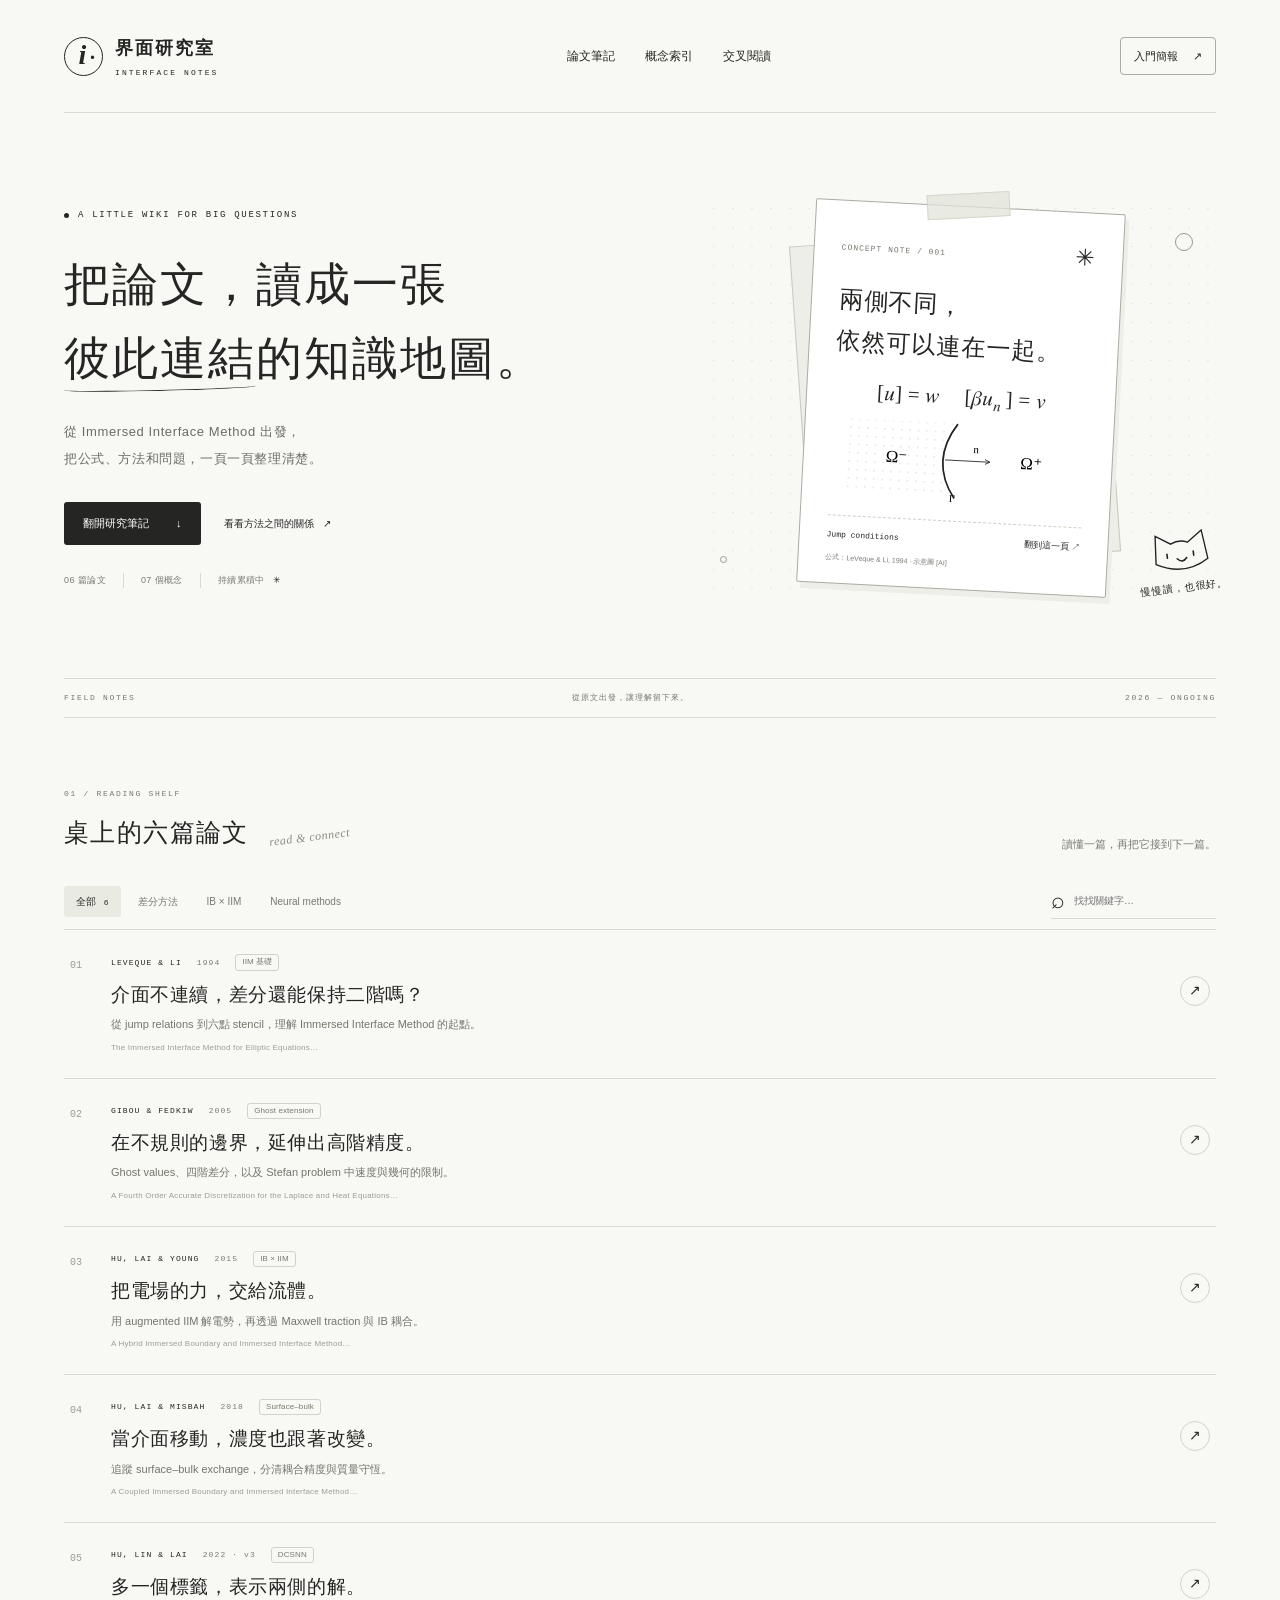
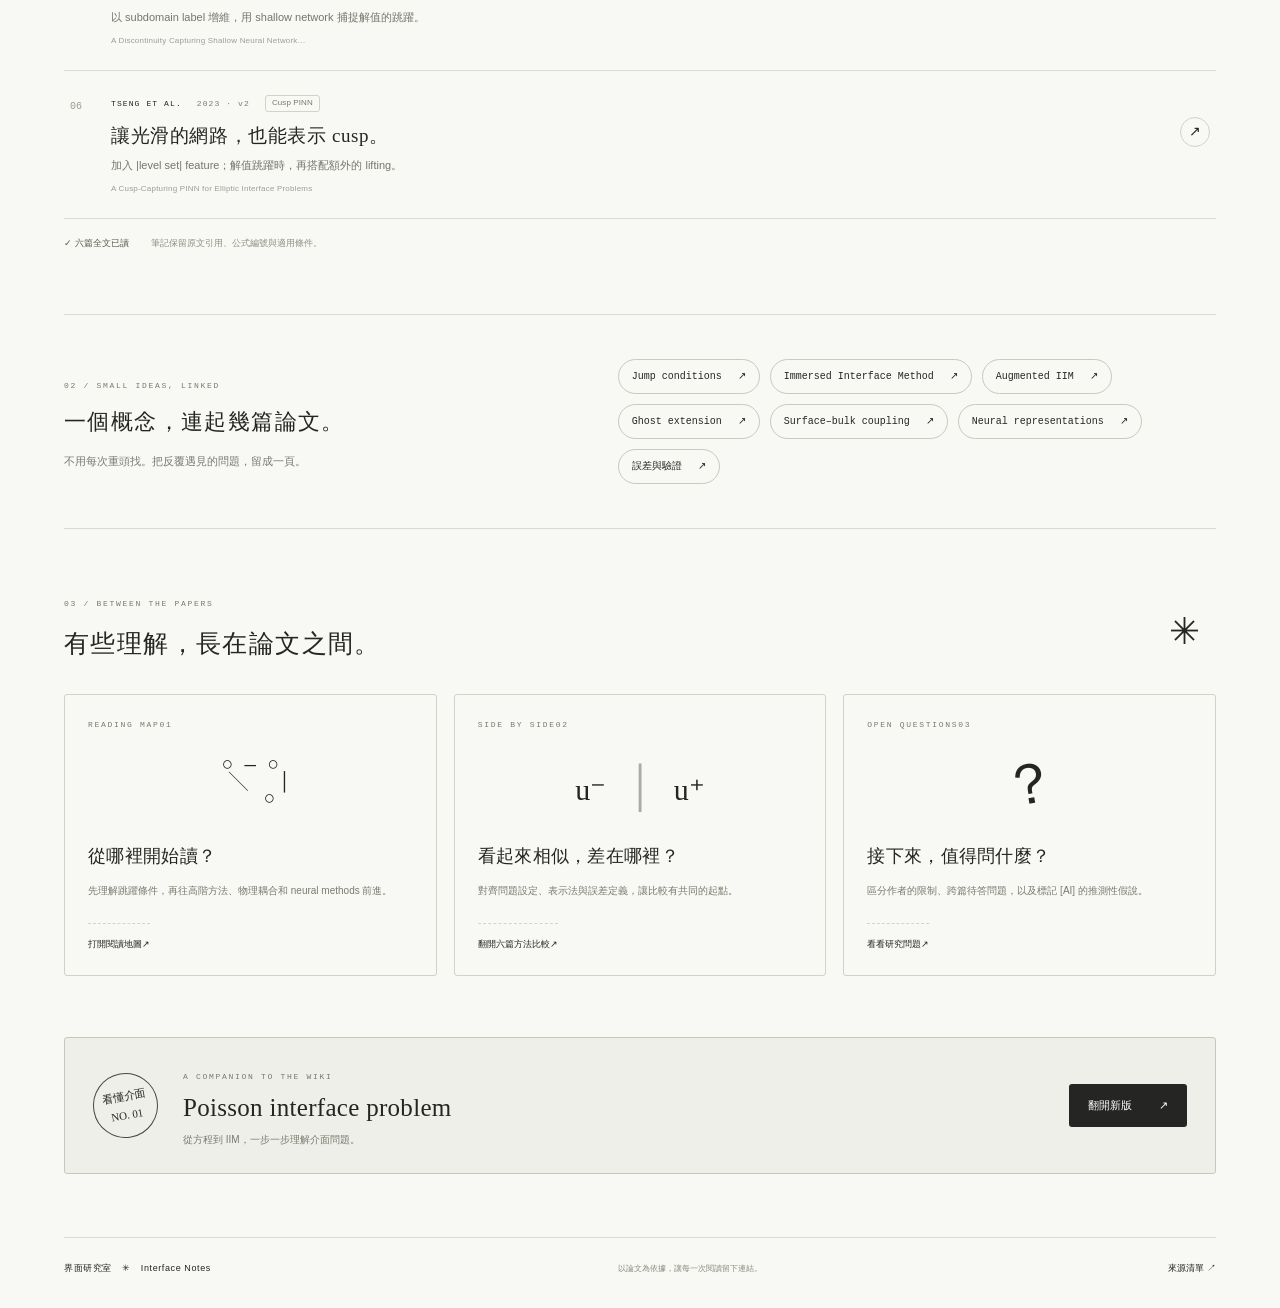
<file: index.html>
<!DOCTYPE html><html lang="zh-Hant"><head>
  <meta charset="utf-8"><meta name="viewport" content="width=device-width, initial-scale=1">
  <meta name="theme-color" content="#f8f8f5">
  <meta name="description" content="以六篇論文為起點，整理 IIM、interface methods 與 neural interface solvers 的研究筆記。">
  <title>界面研究室 — Interface Notes</title>
  <link rel="stylesheet" href="assets/wiki.css">
  <script defer="" src="assets/notes.js"></script><script defer="" src="assets/wiki.js"></script>
<link rel="icon" href="assets/favicon.svg" type="image/svg+xml"></head>
<body>
<a class="skip" href="#papers">跳到論文筆記</a>
<div class="site-shell">
  <header class="site-header">
    <a class="brand" href="index.html" aria-label="界面研究室首頁"><span class="brand-mark" aria-hidden="true">i<span>·</span></span><span>界面研究室<small>INTERFACE NOTES</small></span></a>
    <nav aria-label="主選單"><a href="#papers">論文筆記</a><a href="#concepts">概念索引</a><a href="#connections">交叉閱讀</a></nav>
    <a class="header-link" href="poisson-interface.html">入門簡報 <span>↗</span></a>
  </header>

  <main>
    <section class="hero" aria-labelledby="hero-title">
      <div class="hero-copy"><div class="eyebrow"><span class="live-dot"></span> A LITTLE WIKI FOR BIG QUESTIONS</div>
        <h1 id="hero-title">把論文，讀成一張<br><span class="underlined">彼此連結</span>的知識地圖。</h1>
        <p class="hero-description">從 Immersed Interface Method 出發，<br>把公式、方法和問題，一頁一頁整理清楚。</p>
        <div class="hero-actions"><a class="button dark" href="#papers">翻開研究筆記 <span>↓</span></a><a class="text-link" href="#connections">看看方法之間的關係 <span>↗</span></a></div>
        <div class="hero-metadata"><span>06 篇論文</span><span>07 個概念</span><span>持續累積中 <span aria-hidden="true">✳</span></span></div>
      </div>
      <div class="hero-art" aria-label="一張關於介面跳躍條件的研究便箋">
        <span class="orbit orbit-one"></span><span class="orbit orbit-two"></span>
        <div class="memo-back"></div><div class="memo">
          <span class="tape"></span><div class="memo-top"><span>CONCEPT NOTE / 001</span><span class="tiny-star">✳</span></div>
          <h2>兩側不同，<br>依然可以連在一起。</h2>
          <div class="memo-equation"><math display="block"><mrow><mo>[</mo><mi>u</mi><mo>]</mo><mo>=</mo><mi>w</mi><mspace width="1.2em"></mspace><mo>[</mo><mi>β</mi><msub><mi>u</mi><mi>n</mi></msub><mo>]</mo><mo>=</mo><mi>v</mi></mrow></math></div>
          <svg class="memo-diagram" viewBox="0 0 300 112" role="img" aria-label="介面兩側與法向的概念示意">
            <defs><pattern id="dots" width="10" height="10" patternUnits="userSpaceOnUse"><circle cx="2" cy="2" r=".7" fill="#bbb"></circle></pattern><marker id="arrow" markerWidth="8" markerHeight="8" refX="6" refY="3" orient="auto"><path d="M0 0L6 3L0 6" fill="none" stroke="#222"></path></marker></defs>
            <path d="M18 12H148Q117 57 148 100H18Z" fill="url(#dots)"></path><path d="M148 12Q117 57 148 100" fill="none" stroke="#222" stroke-width="2"></path><path d="M135 55H188" stroke="#222" marker-end="url(#arrow)"></path>
            <text x="65" y="61">Ω⁻</text><text x="224" y="61">Ω⁺</text><text x="168" y="45" font-size="13">n</text><text x="142" y="104" font-size="12">Γ</text>
          </svg>
          <div class="memo-bottom"><span>Jump conditions</span><button data-note="wiki/concepts/jump-conditions">翻到這一頁 ↗</button></div>
          <p class="diagram-credit">公式：LeVeque &amp; Li, 1994 · 示意圖 [AI]</p>
        </div>
        <div class="little-friend" aria-hidden="true"><svg viewBox="0 0 96 65"><path d="M16 48L19 13L37 25Q48 20 58 25L77 12L81 48Q50 67 16 48Z" fill="#f8f8f5" stroke="#222" stroke-width="1.7"></path><path d="M31 37v5m33-5v5M43 44q6 7 12 0" stroke="#222" stroke-width="2" fill="none" stroke-linecap="round"></path></svg><span>慢慢讀，也很好。</span></div>
      </div>
    </section>

    <div class="section-divider"><span>FIELD NOTES</span><span>從原文出發，讓理解留下來。</span><span>2026 — ONGOING</span></div>

    <section class="papers-section" id="papers" aria-labelledby="papers-title">
      <div class="section-heading"><div><span class="section-kicker">01 / READING SHELF</span><h2 id="papers-title">桌上的六篇論文<span class="handwritten">read &amp; connect</span></h2></div><p>讀懂一篇，再把它接到下一篇。</p></div>
      <div class="shelf-toolbar"><div class="filters" role="group" aria-label="篩選研究方法"><button class="active" data-filter="all" aria-pressed="true">全部 <span>6</span></button><button data-filter="difference" aria-pressed="false">差分方法</button><button data-filter="coupled" aria-pressed="false">IB × IIM</button><button data-filter="neural" aria-pressed="false">Neural methods</button></div><label class="search"><span aria-hidden="true">⌕</span><input id="paper-search" type="search" placeholder="找找關鍵字…" aria-label="搜尋論文"></label></div>
      <div class="paper-list" id="paper-list">
        <article class="paper-row" data-category="difference" data-search="LeVeque Li 1994 IIM elliptic jump stencil 基礎 差分"><span class="paper-number">01</span><div class="paper-body"><div class="paper-meta">LEVEQUE &amp; LI <span>1994</span><span class="tag">IIM 基礎</span></div><button class="paper-title" data-note="wiki/papers/iim1994">介面不連續，差分還能保持二階嗎？</button><p>從 jump relations 到六點 stencil，理解 Immersed Interface Method 的起點。</p><span class="original-title">The Immersed Interface Method for Elliptic Equations…</span></div><button class="open-paper" data-note="wiki/papers/iim1994" aria-label="閱讀 LeVeque &amp; Li 1994 筆記">↗</button></article>
        <article class="paper-row" data-category="difference" data-search="Gibou Fedkiw 2005 ghost Stefan level set 高階 差分"><span class="paper-number">02</span><div class="paper-body"><div class="paper-meta">GIBOU &amp; FEDKIW <span>2005</span><span class="tag">Ghost extension</span></div><button class="paper-title" data-note="wiki/papers/gibou2005">在不規則的邊界，延伸出高階精度。</button><p>Ghost values、四階差分，以及 Stefan problem 中速度與幾何的限制。</p><span class="original-title">A Fourth Order Accurate Discretization for the Laplace and Heat Equations…</span></div><button class="open-paper" data-note="wiki/papers/gibou2005" aria-label="閱讀 Gibou &amp; Fedkiw 2005 筆記">↗</button></article>
        <article class="paper-row" data-category="coupled" data-search="Hu Lai Young 2015 HLY15 augmented Maxwell electric 電流體 IB IIM"><span class="paper-number">03</span><div class="paper-body"><div class="paper-meta">HU, LAI &amp; YOUNG <span>2015</span><span class="tag">IB × IIM</span></div><button class="paper-title" data-note="wiki/papers/HLY15">把電場的力，交給流體。</button><p>用 augmented IIM 解電勢，再透過 Maxwell traction 與 IB 耦合。</p><span class="original-title">A Hybrid Immersed Boundary and Immersed Interface Method…</span></div><button class="open-paper" data-note="wiki/papers/HLY15" aria-label="閱讀 HLY15 筆記">↗</button></article>
        <article class="paper-row" data-category="coupled" data-search="Hu Lai Misbah HLM18 2018 surfactant moving bulk surface 界面活性劑 守恆"><span class="paper-number">04</span><div class="paper-body"><div class="paper-meta">HU, LAI &amp; MISBAH <span>2018</span><span class="tag">Surface–bulk</span></div><button class="paper-title" data-note="wiki/papers/HLM18">當介面移動，濃度也跟著改變。</button><p>追蹤 surface–bulk exchange，分清耦合精度與質量守恆。</p><span class="original-title">A Coupled Immersed Boundary and Immersed Interface Method…</span></div><button class="open-paper" data-note="wiki/papers/HLM18" aria-label="閱讀 HLM18 筆記">↗</button></article>
        <article class="paper-row" data-category="neural" data-search="Hu Lin Lai DCSNN 2022 2106 neural shallow label discontinuous 神經網路"><span class="paper-number">05</span><div class="paper-body"><div class="paper-meta">HU, LIN &amp; LAI <span>2022 · v3</span><span class="tag">DCSNN</span></div><button class="paper-title" data-note="wiki/papers/2106.05587v3">多一個標籤，表示兩側的解。</button><p>以 subdomain label 增維，用 shallow network 捕捉解值的跳躍。</p><span class="original-title">A Discontinuity Capturing Shallow Neural Network…</span></div><button class="open-paper" data-note="wiki/papers/2106.05587v3" aria-label="閱讀 DCSNN 筆記">↗</button></article>
        <article class="paper-row" data-category="neural" data-search="Tseng Lin Hu Lai 2023 cusp capturing PINN level set 2210 神經網路 導數"><span class="paper-number">06</span><div class="paper-body"><div class="paper-meta">TSENG ET AL. <span>2023 · v2</span><span class="tag">Cusp PINN</span></div><button class="paper-title" data-note="wiki/papers/2210.08424v2">讓光滑的網路，也能表示 cusp。</button><p>加入 |level set| feature；解值跳躍時，再搭配額外的 lifting。</p><span class="original-title">A Cusp-Capturing PINN for Elliptic Interface Problems</span></div><button class="open-paper" data-note="wiki/papers/2210.08424v2" aria-label="閱讀 Cusp PINN 筆記">↗</button></article>
      </div><p id="empty-search" class="empty-search" hidden="">這裡還沒有這個關鍵字的筆記。試試 IIM、jump 或 neural？</p><p class="shelf-footnote"><span>✓ 六篇全文已讀</span> 筆記保留原文引用、公式編號與適用條件。</p>
    </section>

    <section class="concepts-section" id="concepts" aria-labelledby="concepts-title"><div><span class="section-kicker">02 / SMALL IDEAS, LINKED</span><h2 id="concepts-title">一個概念，連起幾篇論文。</h2><p>不用每次重頭找。把反覆遇見的問題，留成一頁。</p></div><div class="concept-cloud"><button data-note="wiki/concepts/jump-conditions">Jump conditions <span>↗</span></button><button data-note="wiki/concepts/immersed-interface-method">Immersed Interface Method <span>↗</span></button><button data-note="wiki/concepts/augmented-iim">Augmented IIM <span>↗</span></button><button data-note="wiki/concepts/ghost-extension">Ghost extension <span>↗</span></button><button data-note="wiki/concepts/surface-bulk-coupling">Surface–bulk coupling <span>↗</span></button><button data-note="wiki/concepts/neural-interface-representations">Neural representations <span>↗</span></button><button data-note="wiki/concepts/error-and-validation">誤差與驗證 <span>↗</span></button></div></section>

    <section class="connections-section" id="connections" aria-labelledby="connections-title"><div class="section-heading"><div><span class="section-kicker">03 / BETWEEN THE PAPERS</span><h2 id="connections-title">有些理解，長在論文之間。</h2></div><span class="drawn-star" aria-hidden="true">✳</span></div><div class="connection-grid">
      <button class="connection-card" data-note="wiki/synthesis/reading-map"><span class="card-label">READING MAP <span>01</span></span><span class="card-art" aria-hidden="true">○ ― ○<br>　╲　 │<br>　　○</span><h3>從哪裡開始讀？</h3><p>先理解跳躍條件，再往高階方法、物理耦合和 neural methods 前進。</p><span class="card-bottom">打開閱讀地圖 <span>↗</span></span></button>
      <button class="connection-card" data-note="wiki/synthesis/method-comparison"><span class="card-label">SIDE BY SIDE <span>02</span></span><span class="card-art comparison-art" aria-hidden="true">u⁻ <span>│</span> u⁺</span><h3>看起來相似，差在哪裡？</h3><p>對齊問題設定、表示法與誤差定義，讓比較有共同的起點。</p><span class="card-bottom">翻開六篇方法比較 <span>↗</span></span></button>
      <button class="connection-card" data-note="wiki/synthesis/research-questions"><span class="card-label">OPEN QUESTIONS <span>03</span></span><span class="card-art question-art" aria-hidden="true">？</span><h3>接下來，值得問什麼？</h3><p>區分作者的限制、跨篇待答問題，以及標記 [AI] 的推測性假說。</p><span class="card-bottom">看看研究問題 <span>↗</span></span></button>
    </div></section>

    <section class="lecture-link"><span class="lecture-badge">看懂介面<br>NO. 01</span><div><span class="section-kicker">A COMPANION TO THE WIKI</span><h2>Poisson interface problem</h2><p>從方程到 IIM，一步一步理解介面問題。</p></div><a class="button dark" href="poisson-interface.html">翻開新版 <span>↗</span></a></section>
  </main>
  <footer class="site-footer"><span>界面研究室 <span aria-hidden="true">✳</span> Interface Notes</span><p>以論文為依據，讓每一次閱讀留下連結。</p><button data-note="wiki/sources">來源清單 ↗</button></footer>
</div>
<dialog id="note-dialog" aria-labelledby="reader-title"><div class="reader-toolbar"><button id="reader-back" aria-label="回到上一份筆記" disabled="">←</button><span id="reader-kind">RESEARCH NOTE</span><button id="reader-close" aria-label="關閉筆記">關閉 <span>×</span></button></div><div class="reader-layout"><aside class="reader-aside"><span class="section-kicker">IN THIS NOTE</span><nav id="reader-toc" aria-label="筆記章節"></nav><p>每一個主張，<br>都可以回到原文。</p></aside><article class="reader-article" id="reader-content"><h1 id="reader-title">研究筆記</h1></article></div></dialog>

</body></html>
</file>
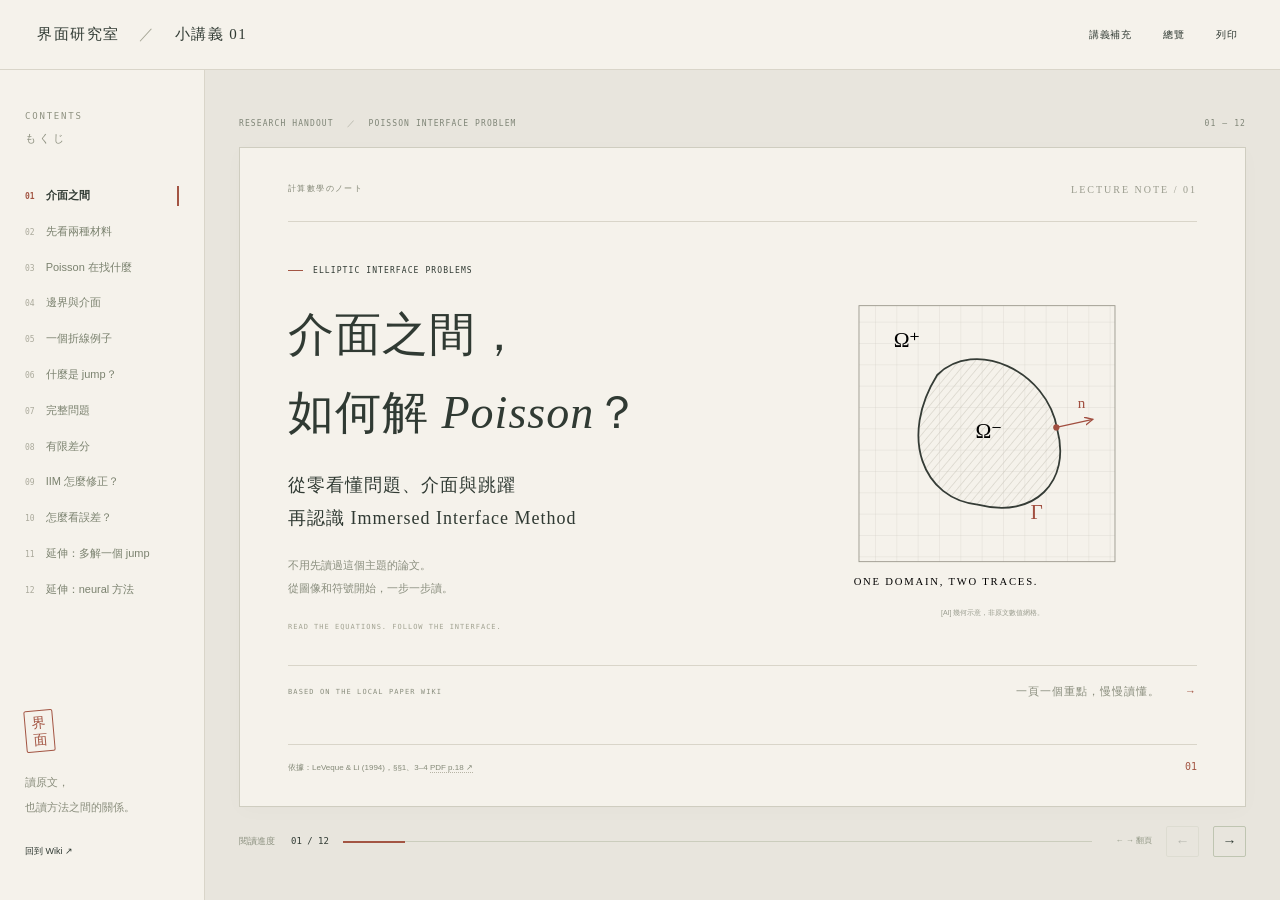
<file: poisson-interface-v0.html>
<!DOCTYPE html><html lang="zh-Hant"><head><meta charset="utf-8"><meta name="viewport" content="width=device-width,initial-scale=1"><meta name="theme-color" content="#f5f2eb"><title>從零看懂 Poisson Interface Problem — 界面研究室</title><link rel="stylesheet" href="assets/v0/slides.css"><script defer="" src="assets/v0/slides.js"></script><link rel="stylesheet" href="assets/v0/beginner.css"><link rel="icon" href="assets/v0/favicon.svg" type="image/svg+xml"></head>
<body>
<header class="deck-topbar"><a href="index.html" class="deck-brand">界面研究室 <span>／</span> 小講義 01</a><div class="deck-tools"><button id="notes-toggle" aria-pressed="false">講義補充</button><button id="overview-toggle" aria-pressed="false">總覽</button><button id="print-deck">列印</button></div></header>
<div class="deck-layout">
<aside class="deck-sidebar"><div class="sidebar-heading">CONTENTS<span>もくじ</span></div><nav aria-label="講義章節"><a href="#slide-1" data-goto="0"><span>01</span>介面之間</a><a href="#slide-2" data-goto="1"><span>02</span>先看兩種材料</a><a href="#slide-3" data-goto="2"><span>03</span>Poisson 在找什麼</a><a href="#slide-4" data-goto="3"><span>04</span>邊界與介面</a><a href="#slide-5" data-goto="4"><span>05</span>一個折線例子</a><a href="#slide-6" data-goto="5"><span>06</span>什麼是 jump？</a><a href="#slide-7" data-goto="6"><span>07</span>完整問題</a><a href="#slide-8" data-goto="7"><span>08</span>有限差分</a><a href="#slide-9" data-goto="8"><span>09</span>IIM 怎麼修正？</a><a href="#slide-10" data-goto="9"><span>10</span>怎麼看誤差？</a><a href="#slide-11" data-goto="10"><span>11</span>延伸：多解一個 jump</a><a href="#slide-12" data-goto="11"><span>12</span>延伸：neural 方法</a></nav><div class="sidebar-bottom"><span class="seal">界<br>面</span><p>讀原文，<br>也讀方法之間的關係。</p><a href="index.html">回到 Wiki ↗</a></div></aside>
<main class="deck-main" aria-label="Poisson interface problem 講義">
<div class="deck-status"><span>RESEARCH HANDOUT <i>／</i> POISSON INTERFACE PROBLEM</span><span id="top-counter">01 — 12</span></div>
<div id="slides"><section class="slide cover active" id="slide-1" data-title="介面之間">
<div class="slide-topline"><span>計算數學のノート</span><span>LECTURE NOTE / 01</span></div>
<div class="cover-grid"><div><div class="cover-label"><span></span> ELLIPTIC INTERFACE PROBLEMS</div><h1>介面之間，<br>如何解 <em>Poisson</em>？</h1><p class="cover-subtitle">從零看懂問題、介面與跳躍<br>再認識 Immersed Interface Method</p><div class="cover-description">不用先讀過這個主題的論文。<br>從圖像和符號開始，一步一步讀。</div><div class="cover-tag">READ THE EQUATIONS. FOLLOW THE INTERFACE.</div></div>
<div class="cover-figure"><svg viewBox="0 0 360 360" role="img" aria-label="介面將矩形計算域分成內外兩側的示意圖">
<defs><pattern id="cover-grid" width="24" height="24" patternUnits="userSpaceOnUse"><path d="M24 0H0V24" fill="none" stroke="#d4d0c6" stroke-width=".7"></path></pattern><pattern id="cover-hatch" width="7" height="7" patternUnits="userSpaceOnUse" patternTransform="rotate(40)"><path d="M0 0V7" stroke="#c8c3b8" stroke-width="1"></path></pattern><marker id="cover-arrow" markerWidth="8" markerHeight="8" refX="6" refY="3" orient="auto"><path d="M0 0L6 3L0 6" fill="none" stroke="#a14f40"></path></marker></defs>
<rect x="30" y="30" width="288" height="288" fill="url(#cover-grid)" stroke="#9a978c"></rect><path d="M118 108C160 66 242 103 253 169C269 228 227 270 165 254C101 248 75 177 118 108Z" fill="url(#cover-hatch)" stroke="#353c36" stroke-width="2"></path><path d="M252 167L293 158" stroke="#a14f40" stroke-width="1.5" marker-end="url(#cover-arrow)"></path><circle cx="252" cy="167" r="3.5" fill="#a14f40"></circle><text x="161" y="179">Ω⁻</text><text x="69" y="76">Ω⁺</text><text x="223" y="270" fill="#a14f40">Γ</text><text x="276" y="145" font-size="17" fill="#a14f40">n</text><text x="24" y="344" font-size="12" letter-spacing="2">ONE DOMAIN, TWO TRACES.</text>
</svg><span class="figure-caption">[AI] 幾何示意，非原文數值網格。</span></div></div>
<div class="cover-bottom"><span>BASED ON THE LOCAL PAPER WIKI</span><span class="cover-note">一頁一個重點，慢慢讀懂。<span>→</span></span></div>
<footer class="slide-footer"><span>依據：LeVeque &amp; Li (1994)，§§1、3–4 <a href="paper/iim1994.pdf#page=18" target="_blank" rel="noopener">PDF p.18 ↗</a></span><span>01</span></footer>
<div class="handout-note"><strong>講義補充</strong><p>本講義從 1994 IIM 的 elliptic formulation 開始；後面連結 HLY15、DCSNN 與 cusp PINN。Gibou2005 與 HLM18 列為延伸閱讀。圖示只用來辨識區域和方向，不表示本次重新計算了任何解。</p></div>
</section>
<section class="slide" data-title="先看兩種材料" id="slide-2"><div class="slide-topline"><span>01 / A FIRST PICTURE</span><span>まず、身近な図から。</span></div><h2>先想像一個區域，<br>裡面有兩種不同材料。</h2><p class="slide-lead">LeVeque–Li 以不同導熱係數的材料，說明這類問題的背景。</p>
<div class="beginner-picture"><svg viewBox="0 0 650 220" role="img" aria-label="兩種材料與內部接合處示意"><defs><pattern id="material-hatch" width="8" height="8" patternUnits="userSpaceOnUse" patternTransform="rotate(35)"><path d="M0 0V8" stroke="#c6c9b9" stroke-width="1"></path></pattern></defs><rect x="35" y="30" width="580" height="135" fill="none" stroke="#8b9583"></rect><path d="M35 30H320V165H35Z" fill="url(#material-hatch)"></path><path d="M320 30V165" stroke="#a35543" stroke-width="2"></path><text x="120" y="80">材料 A</text><text x="120" y="115" font-size="17">導熱係數 β⁻</text><text x="430" y="80">材料 B</text><text x="430" y="115" font-size="17">導熱係數 β⁺</text><path d="M320 170V190" stroke="#a35543"></path><text x="238" y="212" fill="#a35543" font-size="15">接合的位置：介面 Γ</text></svg><span class="figure-caption">[AI] 教學示意：用兩種材料辨認介面，不是論文的數值實驗。</span></div>
<div class="beginner-three"><div><span>想知道什麼？</span><h3>區域內的分布 u</h3><p>例如穩態的溫度。</p></div><div><span>已經知道什麼？</span><h3>材料與外部條件</h3><p>例如各側的導熱係數。</p></div><div><span>多了什麼難處？</span><h3>材料在介面改變</h3><p>解的變化方式也可能不同。</p></div></div>
<div class="margin-note"><span>[AI] 直覺讀法</span><p>這裡先把 u 想成一張待求的「溫度地圖」。我們先看穩態，不討論隨時間演化。</p></div><footer class="slide-footer"><span>背景：<a href="paper/iim1994.pdf#page=1" target="_blank" rel="noopener">LeVeque &amp; Li (1994)，§1，PDF p.1 ↗</a></span><span>02</span></footer><div class="handout-note"><strong>講義補充</strong><p>不同材料的穩態熱傳與 electrostatic problems 都是原文 §1 的例子。此頁只借用導熱的直覺建立圖像；後面方程採原文正號形式，f 的物理正負號必須依所選模型約定。</p></div></section>
<section class="slide" data-title="Poisson 在找什麼" id="slide-3"><div class="slide-topline"><span>02 / MEET THE EQUATION</span><span>記号を、ひとつずつ。</span></div><h2>Poisson 方程，<br>是在找一個未知的函數。</h2><p class="slide-lead">先看最簡單的二維、常係數形式。</p>
<div class="beginner-main-equation"><div class="math-display" data-tex="\Delta u=u_{xx}+u_{yy}=f"><math xmlns="http://www.w3.org/1998/Math/MathML" display="block">
  <mi mathvariant="normal">Δ</mi>
  <mi>u</mi>
  <mo>=</mo>
  <msub>
    <mi>u</mi>
    <mrow data-mjx-texclass="ORD">
      <mi>x</mi>
      <mi>x</mi>
    </mrow>
  </msub>
  <mo>+</mo>
  <msub>
    <mi>u</mi>
    <mrow data-mjx-texclass="ORD">
      <mi>y</mi>
      <mi>y</mi>
    </mrow>
  </msub>
  <mo>=</mo>
  <mi>f</mi>
</math></div></div>
<div class="beginner-three symbol-cards"><div><span>UNKNOWN</span><h3>u(x, y)</h3><p>要解出的分布。<br>每個位置，都有一個值。</p></div><div><span>GIVEN</span><h3>f(x, y)</h3><p>已知的右端項。<br>源項的正負依方程約定。</p></div><div><span>OPERATOR</span><h3>Δ（Laplacian）</h3><p>本頁是 x、y 方向<br>二階導數的總和。</p></div></div>
<div class="margin-note"><span>[AI] 讀公式的方法</span><p>先分清「未知的 u」和「已知的 f」。Δu = f 是要求 u 滿足的關係；還要加邊界或介面條件，才是這裡要解的完整問題。</p></div><footer class="slide-footer"><span>取 β = 1、κ = 0 的特例：<a href="paper/iim1994.pdf#page=18" target="_blank" rel="noopener">LeVeque–Li (4.1)，PDF p.18 ↗</a></span><span>03</span></footer><div class="handout-note"><strong>講義補充</strong><p>二階導數描述函數變化的變化；本頁只先辨認符號。材料係數不再相同時，會使用 ∇·(β∇u) 的形式。後面的「完整問題」頁會把 β、外邊界和介面條件一起寫出來。</p></div></section>
<section class="slide" data-title="邊界與介面" id="slide-4"><div class="slide-topline"><span>03 / BOUNDARY VS INTERFACE</span><span>外側と、内側。</span></div><h2>外邊界與內部介面，<br>是兩個不同的位置。</h2><p class="slide-lead">外圈告訴我們邊緣的條件；內部介面告訴我們兩側的關係。</p>
<div class="boundary-layout"><svg viewBox="0 0 420 280" role="img" aria-label="外邊界與內部介面對照"><defs><pattern id="boundary-dot" width="10" height="10" patternUnits="userSpaceOnUse"><circle cx="2" cy="2" r=".7" fill="#b4bca8"></circle></pattern><marker id="boundary-arrow" markerWidth="8" markerHeight="8" refX="6" refY="3" orient="auto"><path d="M0 0L6 3L0 6" fill="none" stroke="#a35543"></path></marker></defs><rect x="55" y="25" width="300" height="210" stroke="#485944" fill="none" stroke-width="2"></rect><ellipse cx="205" cy="128" rx="78" ry="65" fill="url(#boundary-dot)" stroke="#a35543" stroke-width="2"></ellipse><text x="182" y="133">Ω⁻</text><text x="83" y="70">Ω⁺</text><text x="271" y="195" fill="#a35543">Γ</text><path d="M282 130H323" stroke="#a35543" marker-end="url(#boundary-arrow)"></path><text x="302" y="118" fill="#a35543" font-size="16">n</text><text x="130" y="266" font-size="16">外框：外邊界 ∂Ω</text></svg><div class="boundary-labels"><div><span>外邊界 ∂Ω</span><p>例如給定邊緣的值 u = g。</p></div><div><span>介面 Γ</span><p>位於區域內，分開 Ω⁻ 與 Ω⁺。</p></div><div><span>法向 n</span><p>在這裡由 − 側指向 + 側，<br>用來指定穿過介面的方向。</p></div></div></div><p class="quiet-caption">[AI] 圖像讀法：Ω 表示區域；−／+ 只是兩側的名字，不代表溫度的正負。幾何慣例依原文。</p><footer class="slide-footer"><span><a href="paper/iim1994.pdf#page=13" target="_blank" rel="noopener">LeVeque–Li §3，PDF p.13 ↗</a> · 外邊界例：<a href="paper/iim1994.pdf#page=21" target="_blank" rel="noopener">§5，PDF p.21 ↗</a></span><span>04</span></footer><div class="handout-note"><strong>講義補充</strong><p>外邊界與內部介面不能互相替代。這裡以 Dirichlet outer boundary 為例；原文數值例子用 exact solution 指定外邊界值。Γ 兩側用 +、− 命名，這不是在表示函數一定為正或負。</p></div></section>
<section class="slide" data-title="一個折線例子" id="slide-5"><div class="slide-topline"><span>04 / ONE-DIMENSIONAL EXAMPLE</span><span>値は同じ。傾きは違う。</span></div><h2>值接得上，<br>斜率卻可以不一樣。</h2><p class="slide-lead">先用一維例子，看見「解連續，但導數跳躍」。</p>
<div class="example-layout"><div><svg viewBox="0 0 460 235" role="img" aria-label="兩段直線在 x 等於三分之一處連續接合，但左右斜率不同"><path d="M40 25V205M27 50H430" stroke="#a3ab96" fill="none"></path><path d="M166.67 50V195" stroke="#b4bba8" stroke-dasharray="4 4"></path><path d="M40 50L166.67 185" stroke="#354f3b" stroke-width="3"></path><path d="M166.67 185L420 50" stroke="#a35543" stroke-width="3"></path><circle cx="166.67" cy="185" r="4" fill="#354f3b" stroke="#354f3b" stroke-width="1.5"></circle><text x="28" y="224" font-size="15">0</text><text x="147" y="224" font-size="15">a = ⅓</text><text x="414" y="224" font-size="15">1</text><text x="15" y="26" font-size="17">u</text><text x="435" y="55" font-size="16">x</text><text x="51" y="132" font-size="15">左斜率 −⅔</text><text x="273" y="151" font-size="15" fill="#a35543">右斜率 ⅓</text></svg><p class="figure-caption">[AI] 教學重繪；曲線依原文 (28) 的解析式，不是新數值實驗。</p></div><div><span class="small-index">EXACT SOLUTION / a = 1/3</span><div class="math-display" data-tex="u(x)=\begin{cases}(a-1)x,&amp;x<a,\\a(x-1),&amp;x\ge a.\end{cases}"><math xmlns="http://www.w3.org/1998/Math/MathML" display="block">
  <mi>u</mi>
  <mo stretchy="false">(</mo>
  <mi>x</mi>
  <mo stretchy="false">)</mo>
  <mo>=</mo>
  <mrow data-mjx-texclass="INNER">
    <mo data-mjx-texclass="OPEN">{</mo>
    <mtable columnspacing="1em" rowspacing=".2em" columnalign="left left">
      <mtr>
        <mtd>
          <mo stretchy="false">(</mo>
          <mi>a</mi>
          <mo>−</mo>
          <mn>1</mn>
          <mo stretchy="false">)</mo>
          <mi>x</mi>
          <mo>,</mo>
        </mtd>
        <mtd>
          <mi>x</mi>
          <mo>&lt;</mo>
          <mi>a</mi>
          <mo>,</mo>
        </mtd>
      </mtr>
      <mtr>
        <mtd>
          <mi>a</mi>
          <mo stretchy="false">(</mo>
          <mi>x</mi>
          <mo>−</mo>
          <mn>1</mn>
          <mo stretchy="false">)</mo>
          <mo>,</mo>
        </mtd>
        <mtd>
          <mi>x</mi>
          <mo>≥</mo>
          <mi>a</mi>
          <mo>.</mo>
        </mtd>
      </mtr>
    </mtable>
    <mo data-mjx-texclass="CLOSE" fence="true" stretchy="true" symmetric="true"></mo>
  </mrow>
</math></div><p class="example-description">兩段在同一個高度相接。<br>但左右兩段，傾斜程度不同。</p></div></div>
<div class="beginner-three compact"><div><span>兩側的方程</span><div class="math-display" data-tex="u''=0"><math xmlns="http://www.w3.org/1998/Math/MathML" display="block">
  <msup>
    <mi>u</mi>
    <mo data-mjx-alternate="1">″</mo>
  </msup>
  <mo>=</mo>
  <mn>0</mn>
</math></div></div><div><span>端點條件</span><div class="math-display" data-tex="u(0)=u(1)=0"><math xmlns="http://www.w3.org/1998/Math/MathML" display="block">
  <mi>u</mi>
  <mo stretchy="false">(</mo>
  <mn>0</mn>
  <mo stretchy="false">)</mo>
  <mo>=</mo>
  <mi>u</mi>
  <mo stretchy="false">(</mo>
  <mn>1</mn>
  <mo stretchy="false">)</mo>
  <mo>=</mo>
  <mn>0</mn>
</math></div></div><div><span>介面處</span><div class="math-display" data-tex="[u]=0,\quad[u']=1"><math xmlns="http://www.w3.org/1998/Math/MathML" display="block">
  <mo stretchy="false">[</mo>
  <mi>u</mi>
  <mo stretchy="false">]</mo>
  <mo>=</mo>
  <mn>0</mn>
  <mo>,</mo>
  <mspace width="1em"></mspace>
  <mo stretchy="false">[</mo>
  <msup>
    <mi>u</mi>
    <mo data-mjx-alternate="1">′</mo>
  </msup>
  <mo stretchy="false">]</mo>
  <mo>=</mo>
  <mn>1</mn>
</math></div></div></div><footer class="slide-footer"><span>例子與解析式：<a href="paper/2210.08424v2.pdf#page=10" target="_blank" rel="noopener">Tseng et al.，Example 1，(25)–(28)，PDF p.10 ↗</a></span><span>05</span></footer><div class="handout-note"><strong>講義補充</strong><p>每側 u″ = 0，所以原文的 exact solution 各側為直線。此例沒有解值跳躍，只有一階導數的 jump。左、右斜率數值是將 a = 1/3 代入原文公式後的讀圖標記；下一頁再正式定義中括號 [·]。</p></div></section>
<section class="slide" id="slide-6" data-title="什麼是 jump？">
<div class="slide-topline"><span>05 / JUMP CONDITIONS</span><span>違いを、分けて読む。</span></div><h2>Jump，就是<br>同一位置的「兩側差」。</h2><div class="jump-definition"><span>在介面取極限：+ 側，減去 − 側。</span><div class="math-display" data-tex="[q]=q^+-q^-"><math xmlns="http://www.w3.org/1998/Math/MathML" display="block">
  <mo stretchy="false">[</mo>
  <mi>q</mi>
  <mo stretchy="false">]</mo>
  <mo>=</mo>
  <msup>
    <mi>q</mi>
    <mo>+</mo>
  </msup>
  <mo>−</mo>
  <msup>
    <mi>q</mi>
    <mo>−</mo>
  </msup>
</math></div><p>法向 n 由 Ω⁻ 指向 Ω⁺。</p></div>
<p class="beginner-gloss">[AI] 符號讀法：u<sub>n</sub> 是「沿 n 方向的斜率」；βu<sub>n</sub> 再乘上材料係數 β，就是這裡要指定的加權法向通量。</p><div class="jump-cards"><div class="jump-card"><span class="small-index">A / VALUE</span><div class="math-display" data-tex="[u]=w"><math xmlns="http://www.w3.org/1998/Math/MathML" display="block">
  <mo stretchy="false">[</mo>
  <mi>u</mi>
  <mo stretchy="false">]</mo>
  <mo>=</mo>
  <mi>w</mi>
</math></div><h3>兩側的值，可以不同。</h3><p>w 指定解本身的跳躍。<br>w = 0 時，解在介面連續。</p></div><div class="jump-card"><span class="small-index">B / WEIGHTED NORMAL FLUX</span><div class="math-display" data-tex="[\beta u_n]=v"><math xmlns="http://www.w3.org/1998/Math/MathML" display="block">
  <mo stretchy="false">[</mo>
  <mi>β</mi>
  <msub>
    <mi>u</mi>
    <mi>n</mi>
  </msub>
  <mo stretchy="false">]</mo>
  <mo>=</mo>
  <mi>v</mi>
</math></div><h3>通量和導數，要分開看。</h3><p>β 不連續時，通量連續<br>不能直接推出法向導數連續。</p></div></div>
<div class="margin-note"><span>[AI] 接著讀圖</span><p>上一頁的兩段直線，解的高度相同，所以 [u] = 0；右斜率減左斜率，得到 [u′] = 1。這裡的 jump 是空間兩側的差，不是時間上的變化。</p></div>
<footer class="slide-footer"><span>LeVeque–Li (4.2)–(4.3)，<a href="paper/iim1994.pdf#page=18" target="_blank" rel="noopener">p.18 ↗</a> · HLY15 (7)，<a href="paper/HLY15.pdf#page=3" target="_blank" rel="noopener">p.3 ↗</a></span><span>06</span></footer>
<div class="handout-note"><strong>講義補充</strong><p>LeVeque–Li 的一維示範以跨介面積分得到 [βuₓ] = C，見 (2.4)，PDF p.6。這裡的 jump 是同一介面點的兩側極限之差；normal derivative 的方向必須保持一致。</p></div>
</section>
<section class="slide" id="slide-7" data-title="完整問題">
<div class="slide-topline"><span>06 / PROBLEM SETUP</span><span>まず、問題を見る。</span></div><h2>把剛剛的圖，<br>寫成一個完整問題。</h2><p class="slide-lead">兩側的方程、介面上的關係，以及外邊界條件，都需要給定。</p>
<div class="setup-grid"><div class="equation-stack"><div class="formula-box"><span class="formula-label">BULK EQUATION</span><div class="math-display" data-tex="\nabla\cdot(\beta\nabla u)=f,\qquad \mathbf{x}\in\Omega^-\cup\Omega^+"><math xmlns="http://www.w3.org/1998/Math/MathML" display="block">
  <mi mathvariant="normal">∇</mi>
  <mo>⋅</mo>
  <mo stretchy="false">(</mo>
  <mi>β</mi>
  <mi mathvariant="normal">∇</mi>
  <mi>u</mi>
  <mo stretchy="false">)</mo>
  <mo>=</mo>
  <mi>f</mi>
  <mo>,</mo>
  <mspace width="2em"></mspace>
  <mrow data-mjx-texclass="ORD">
    <mi mathvariant="bold">x</mi>
  </mrow>
  <mo>∈</mo>
  <msup>
    <mi mathvariant="normal">Ω</mi>
    <mo>−</mo>
  </msup>
  <mo>∪</mo>
  <msup>
    <mi mathvariant="normal">Ω</mi>
    <mo>+</mo>
  </msup>
</math></div></div><div class="formula-pair"><div><span class="formula-label">SOLUTION JUMP</span><div class="math-display" data-tex="[u]=w"><math xmlns="http://www.w3.org/1998/Math/MathML" display="block">
  <mo stretchy="false">[</mo>
  <mi>u</mi>
  <mo stretchy="false">]</mo>
  <mo>=</mo>
  <mi>w</mi>
</math></div></div><div><span class="formula-label">FLUX JUMP</span><div class="math-display" data-tex="[\beta u_n]=v"><math xmlns="http://www.w3.org/1998/Math/MathML" display="block">
  <mo stretchy="false">[</mo>
  <mi>β</mi>
  <msub>
    <mi>u</mi>
    <mi>n</mi>
  </msub>
  <mo stretchy="false">]</mo>
  <mo>=</mo>
  <mi>v</mi>
</math></div></div></div><p class="quiet-caption">取 LeVeque–Li (4.1) 的 κ = 0 特例；w、v 沿介面給定。</p></div><div class="definition-list"><div><span>Ω⁻ / Ω⁺</span><p>介面兩側的子區域</p></div><div><span>Γ</span><p>嵌在計算域裡的介面</p></div><div><span>β</span><p>可跨介面跳躍的係數</p></div><div><span>∂Ω</span><p>仍需給定外邊界條件</p></div></div></div>
<div class="margin-note"><span>記號約定</span><p>本頁沿用 LeVeque–Li：<strong>w 是解跳躍，v 是通量跳躍。</strong>其他論文可能使用不同字母。</p></div>
<footer class="slide-footer"><span>LeVeque &amp; Li (1994)，(4.1)–(4.3) <a href="paper/iim1994.pdf#page=18" target="_blank" rel="noopener">PDF p.18 ↗</a></span><span>07</span></footer>
<div class="handout-note"><strong>講義補充</strong><p>原文的一般形式還有 reaction term κu。本講義聚焦 Poisson-type interface problem，取 κ = 0，不把兩側各自滿足的方程視為介面上可直接微分的光滑方程。資料與正則性假設見 Wiki 的 IIM 基礎筆記。</p></div>
</section>
<section class="slide" data-title="有限差分" id="slide-8"><div class="slide-topline"><span>07 / FINITE DIFFERENCES</span><span>近くの値から、近似する。</span></div><h2>電腦先記住的，<br>是網格上有限個 u 值。</h2><p class="slide-lead">Finite difference（有限差分）用鄰近的值，近似方程裡的導數。</p>
<div class="grid-values"><span>uᵢ₋₁</span><i></i><span>uᵢ</span><i></i><span>uᵢ₊₁</span></div><div class="grid-spacing">相鄰網格點的距離 = h</div>
<div class="beginner-main-equation"><div class="math-display" data-tex="u''(x_i)\approx\frac{u_{i-1}-2u_i+u_{i+1}}{h^2}"><math xmlns="http://www.w3.org/1998/Math/MathML" display="block">
  <msup>
    <mi>u</mi>
    <mo data-mjx-alternate="1">″</mo>
  </msup>
  <mo stretchy="false">(</mo>
  <msub>
    <mi>x</mi>
    <mi>i</mi>
  </msub>
  <mo stretchy="false">)</mo>
  <mo>≈</mo>
  <mfrac>
    <mrow>
      <msub>
        <mi>u</mi>
        <mrow data-mjx-texclass="ORD">
          <mi>i</mi>
          <mo>−</mo>
          <mn>1</mn>
        </mrow>
      </msub>
      <mo>−</mo>
      <mn>2</mn>
      <msub>
        <mi>u</mi>
        <mi>i</mi>
      </msub>
      <mo>+</mo>
      <msub>
        <mi>u</mi>
        <mrow data-mjx-texclass="ORD">
          <mi>i</mi>
          <mo>+</mo>
          <mn>1</mn>
        </mrow>
      </msub>
    </mrow>
    <msup>
      <mi>h</mi>
      <mn>2</mn>
    </msup>
  </mfrac>
</math></div></div>
<div class="beginner-three"><div><span>GRID POINT</span><h3>xᵢ</h3><p>第 i 個取樣位置。</p></div><div><span>DISCRETE UNKNOWN</span><h3>uᵢ</h3><p>在該位置要求的近似值。</p></div><div><span>STENCIL</span><h3>用到的鄰點</h3><p>本頁用左、中、右三點。</p></div></div>
<div class="margin-note"><span>[AI] 接下來的難點</span><p>上面的標準公式假設附近足夠光滑。如果介面剛好穿過這幾點之間，就要把兩側的跳躍也算進去。</p></div><footer class="slide-footer"><span>取常係數特例：<a href="paper/iim1994.pdf#page=6" target="_blank" rel="noopener">LeVeque–Li (2.7)，PDF p.6 ↗</a></span><span>08</span></footer><div class="handout-note"><strong>講義補充</strong><p>此頁只先介紹三點二階導數近似。完整 IIM 不只是把每側各自套同一公式；近介面處需要修正。二維常見的五點 stencil 是中心點及四個軸向鄰點，下一頁以概念圖說明。</p></div></section>
<section class="slide" id="slide-9" data-title="IIM 怎麼修正？">
<div class="slide-topline"><span>08 / IMMERSED INTERFACE METHOD</span><span>界面の近くを、直す。</span></div><h2>介面穿過網格時，<br>IIM 修正附近的差分式。</h2><p class="slide-lead">沒有跨介面的點叫 regular；跨介面的點叫 irregular，需要用 jump relations 修正。</p>
<div class="iim-grid"><div class="stencil-figure"><svg viewBox="0 0 320 220" role="img" aria-label="介面穿越差分 stencil 的概念圖"><defs><pattern id="stencil-grid" width="45" height="45" patternUnits="userSpaceOnUse"><path d="M45 0H0V45" stroke="#d2cec3" stroke-width="1" fill="none"></path></pattern></defs><rect x="25" y="15" width="270" height="180" fill="url(#stencil-grid)"></rect><path d="M150 14Q115 90 175 195" stroke="#a14f40" stroke-width="2" fill="none"></path><path d="M115 60V150M70 105H160" stroke="#454c45" stroke-width="1.2"></path><path d="M115 105L160 60" stroke="#454c45" stroke-dasharray="4 4"></path><g fill="#353c36"><circle cx="115" cy="105" r="5"></circle><circle cx="115" cy="60" r="4"></circle><circle cx="115" cy="150" r="4"></circle><circle cx="70" cy="105" r="4"></circle><circle cx="160" cy="105" r="4"></circle></g><circle cx="160" cy="60" r="5" fill="#f5f2eb" stroke="#a14f40" stroke-width="1.5"></circle><text x="182" y="48" fill="#a14f40" font-size="13">第六點</text><text x="194" y="175" fill="#a14f40" font-size="18">Γ</text></svg><span class="figure-caption">[AI] 依原文方法重畫的概念示意，非實際 stencil 計算。</span></div><div class="method-steps"><div><span>01</span><p>選附近的介面點，<br>在各側近似解的變化（Taylor 展開）。</p></div><div><span>02</span><p>以 jump relations 與 PDE，<br>把兩側的導數關係接起來。</p></div><div><span>03</span><p>決定 stencil 係數，<br>以及右端 correction。</p></div></div></div>
<div class="formula-strip"><div class="math-display" data-tex="\sum_k\gamma_k u_{i+i_k,j+j_k}=f_{ij}+C_{ij}"><math xmlns="http://www.w3.org/1998/Math/MathML" display="block">
  <munder>
    <mo>∑</mo>
    <mi>k</mi>
  </munder>
  <msub>
    <mi>γ</mi>
    <mi>k</mi>
  </msub>
  <msub>
    <mi>u</mi>
    <mrow data-mjx-texclass="ORD">
      <mi>i</mi>
      <mo>+</mo>
      <msub>
        <mi>i</mi>
        <mi>k</mi>
      </msub>
      <mo>,</mo>
      <mi>j</mi>
      <mo>+</mo>
      <msub>
        <mi>j</mi>
        <mi>k</mi>
      </msub>
    </mrow>
  </msub>
  <mo>=</mo>
  <msub>
    <mi>f</mi>
    <mrow data-mjx-texclass="ORD">
      <mi>i</mi>
      <mi>j</mi>
    </mrow>
  </msub>
  <mo>+</mo>
  <msub>
    <mi>C</mi>
    <mrow data-mjx-texclass="ORD">
      <mi>i</mi>
      <mi>j</mi>
    </mrow>
  </msub>
</math></div><p>一般二維情況，至多六個 stencil points。<br>常係數 Poisson 特例可保留五點 Laplacian，只改右端。</p></div>
<footer class="slide-footer"><span>LeVeque &amp; Li (1994)，(3.2)、§§3–4、§6 <a href="paper/iim1994.pdf#page=12" target="_blank" rel="noopener">PDF pp.12–21、25 ↗</a></span><span>09</span></footer>
<div class="handout-note"><strong>講義補充</strong><p>一般六點係數系統與「只修正右端」的常係數特例要分開。推導還用到介面曲率、切向微分與兩側 PDE，不能只提供 [u] 和一個 normal jump 就略過高階導數關係。公式採本講義 κ = 0 的設定。</p></div>
</section>
<section class="slide" id="slide-10" data-title="怎麼看誤差？">
<div class="slide-topline"><span>09 / ACCURACY</span><span>同じ「誤差」ではない。</span></div><h2>局部是一階，<br>全域解仍可能是二階。</h2><p class="slide-lead">局部截斷誤差，是把真解代回差分式的殘差；全域解誤差，是近似解和真解的差。</p>
<div class="order-pair"><div><span class="small-index">AT IRREGULAR POINTS</span><div class="math-display" data-tex="T_{ij}=O(h)"><math xmlns="http://www.w3.org/1998/Math/MathML" display="block">
  <msub>
    <mi>T</mi>
    <mrow data-mjx-texclass="ORD">
      <mi>i</mi>
      <mi>j</mi>
    </mrow>
  </msub>
  <mo>=</mo>
  <mi>O</mi>
  <mo stretchy="false">(</mo>
  <mi>h</mi>
  <mo stretchy="false">)</mo>
</math></div><p>介面附近的局部截斷誤差</p></div><span class="order-separator">≠</span><div><span class="small-index">GLOBAL GRID SOLUTION</span><div class="math-display" data-tex="\|E_n\|_\infty=O(h^2)"><math xmlns="http://www.w3.org/1998/Math/MathML" display="block">
  <mo data-mjx-texclass="ORD" fence="false" stretchy="false">‖</mo>
  <msub>
    <mi>E</mi>
    <mi>n</mi>
  </msub>
  <msub>
    <mo data-mjx-texclass="ORD" fence="false" stretchy="false">‖</mo>
    <mi mathvariant="normal">∞</mi>
  </msub>
  <mo>=</mo>
  <mi>O</mi>
  <mo stretchy="false">(</mo>
  <msup>
    <mi>h</mi>
    <mn>2</mn>
  </msup>
  <mo stretchy="false">)</mo>
</math></div><p>所有網格點的最大解誤差</p></div></div>
<div class="accuracy-bottom"><div class="table-heading"><span>一個具體例子</span><h3>LeVeque–Li，Example 1</h3><p>圓介面、常係數與 singular source。<br>以下是 Table 1 的 IIM 結果，沒有重新計算實驗。</p></div><table><thead><tr><th>GRID n</th><th>MAX SOLUTION ERROR</th><th>REFINEMENT RATIO</th></tr></thead><tbody><tr><td>80</td><td>2.4451 × 10⁻⁴</td><td>3.4134</td></tr><tr><td>160</td><td>6.6856 × 10⁻⁵</td><td>3.6573</td></tr><tr><td>320</td><td>1.5672 × 10⁻⁵</td><td>4.2658</td></tr></tbody></table></div>
<p class="quiet-caption accuracy-caption">[AI] 表格讀法：n 加倍、h 減半時，誤差約剩 1/4，對應二階。原文 ratio 逐漸接近 4；這不是任意離散的一般證明。</p>
<footer class="slide-footer"><span>LeVeque &amp; Li (1994)，§5、Table 1 <a href="paper/iim1994.pdf#page=22" target="_blank" rel="noopener">PDF p.22 ↗</a></span><span>10</span></footer>
<div class="handout-note"><strong>講義補充</strong><p>Regular points 的局部截斷誤差為 O(h²)。原文展示介面附近允許較低的局部階數，同時得到二階網格解。Gibou2005 也討論局部截斷階數與解階數不必相同；參見 Wiki「誤差與驗證」。</p></div>
</section>
<section class="slide" id="slide-11" data-title="延伸：多解一個 jump">
<div class="slide-topline"><span>10 / AUGMENTED IIM</span><span>足りない jump を、未知数に。</span></div><h2>延伸：有些條件已知，<br>還有一個 jump 要一起解。</h2><p class="slide-lead">Augmented IIM：在網格上的解以外，再增加待求的介面未知量。</p>
<div class="augmented-flow"><div><span class="small-index">GIVEN</span><div class="math-display" data-tex="[\sigma\phi_n]=w"><math xmlns="http://www.w3.org/1998/Math/MathML" display="block">
  <mo stretchy="false">[</mo>
  <mi>σ</mi>
  <msub>
    <mi>ϕ</mi>
    <mi>n</mi>
  </msub>
  <mo stretchy="false">]</mo>
  <mo>=</mo>
  <mi>w</mi>
</math></div><p>物理條件給定 weighted flux</p></div><span class="flow-arrow">→</span><div><span class="small-index">AUGMENTED UNKNOWN</span><div class="math-display" data-tex="g=[\phi_n]"><math xmlns="http://www.w3.org/1998/Math/MathML" display="block">
  <mi>g</mi>
  <mo>=</mo>
  <mo stretchy="false">[</mo>
  <msub>
    <mi>ϕ</mi>
    <mi>n</mi>
  </msub>
  <mo stretchy="false">]</mo>
</math></div><p>Correction 需要的 normal jump</p></div></div>
<div class="beginner-pipeline"><div><span>01</span><h3>給定物理條件</h3><p>例如已知 weighted flux jump。</p></div><b>→</b><div><span>02</span><h3>一起求缺少的 jump</h3><p>由介面條件與網格解互相配合。</p></div><b>→</b><div><span>03</span><h3>得到網格上的電勢</h3><p>供後續計算電場與電力使用。</p></div></div><div class="margin-note"><span>SOLVER</span><p>消去網格未知量 → 在介面上以 GMRES 解 Schur system → 回代電勢。<br>每次需要網格解時，使用 fast Poisson solver。</p></div>
<footer class="slide-footer"><span>HLY15，§3.1、(18)–(19)，D 依原文的物性比分支定義 <a href="paper/HLY15.pdf#page=6" target="_blank" rel="noopener">PDF p.6 ↗</a></span><span>11</span></footer>
<div class="handout-note"><strong>講義補充</strong><p>此處 w 沿用 HLY15 的記號，表示通量跳躍，和 LeVeque–Li 的 w 意義不同。HLY15 在分段常係數下將方程轉為 Poisson problems，再加入介面未知量；它不是直接沿用 1994 的一般六點係數系統。</p></div>
</section>
<section class="slide" id="slide-12" data-title="延伸：neural 方法">
<div class="slide-topline"><span>11 / NEURAL REPRESENTATIONS</span><span>離散を直す。表現を変える。</span></div><h2>延伸：另一條路，<br>是讓函數直接表示兩側的解。</h2><p class="slide-lead">這兩篇以帶參數的 neural network 表示解，訓練它符合 PDE、邊界和介面條件。</p><div class="neural-grid"><div class="neural-card"><span class="small-index">DCSNN / HU ET AL., 2022 v3</span><h3>用 label 分開兩側。</h3><div class="math-display" data-tex="u(\mathbf{x})=U(\mathbf{x},z),\quad z=\pm1"><math xmlns="http://www.w3.org/1998/Math/MathML" display="block">
  <mi>u</mi>
  <mo stretchy="false">(</mo>
  <mrow data-mjx-texclass="ORD">
    <mi mathvariant="bold">x</mi>
  </mrow>
  <mo stretchy="false">)</mo>
  <mo>=</mo>
  <mi>U</mi>
  <mo stretchy="false">(</mo>
  <mrow data-mjx-texclass="ORD">
    <mi mathvariant="bold">x</mi>
  </mrow>
  <mo>,</mo>
  <mi>z</mi>
  <mo stretchy="false">)</mo>
  <mo>,</mo>
  <mspace width="1em"></mspace>
  <mi>z</mi>
  <mo>=</mo>
  <mo>±</mo>
  <mn>1</mn>
</math></div><p>兩個 slices 可有不同的解值。<br>以 loss（誤差指標）約束解值與通量跳躍。</p><div class="neural-foot">z = −1、+1 標記所屬區域；此處將原文 φ、φaug 統一記為 u、U。</div></div><div class="neural-card"><span class="small-index">CUSP PINN / TSENG ET AL., 2023 v2</span><h3>用 cusp 留住導數跳躍。</h3><div class="math-display" data-tex="u(\mathbf{x})=U(\mathbf{x},|\phi(\mathbf{x})|)"><math xmlns="http://www.w3.org/1998/Math/MathML" display="block">
  <mi>u</mi>
  <mo stretchy="false">(</mo>
  <mrow data-mjx-texclass="ORD">
    <mi mathvariant="bold">x</mi>
  </mrow>
  <mo stretchy="false">)</mo>
  <mo>=</mo>
  <mi>U</mi>
  <mo stretchy="false">(</mo>
  <mrow data-mjx-texclass="ORD">
    <mi mathvariant="bold">x</mi>
  </mrow>
  <mo>,</mo>
  <mo data-mjx-texclass="ORD" stretchy="false">|</mo>
  <mi>ϕ</mi>
  <mo stretchy="false">(</mo>
  <mrow data-mjx-texclass="ORD">
    <mi mathvariant="bold">x</mi>
  </mrow>
  <mo stretchy="false">)</mo>
  <mo data-mjx-texclass="ORD" stretchy="false">|</mo>
  <mo stretchy="false">)</mo>
</math></div><p>解值自動連續，導數可以跳躍。<br>若解值也跳躍，另加 lifting network。</p><div class="neural-foot">φ 是標示介面的函數：介面上 φ = 0，兩側分別取正、負；它不是 DCSNN 的解函數。</div></div></div>
<div class="margin-note"><span>比較之前</span><p>兩篇主要驗證 stationary elliptic problems；網路參數數量、網格未知量與訓練成本不能直接畫上等號。</p></div>
<footer class="slide-footer"><span><a href="paper/2106.05587v3.pdf#page=4" target="_blank" rel="noopener">DCSNN §§2–3，PDF pp.4–9 ↗</a> · <a href="paper/2210.08424v2.pdf#page=5" target="_blank" rel="noopener">Cusp §§3.1–3.2，PDF pp.5–9 ↗</a></span><span>12</span></footer>
<div class="handout-note"><strong>講義補充</strong><p>這是有文獻依據的表示法比較，不是提出新的 ansatz。DCSNN 的空間導數固定 label；cusp PINN 的物理解則需對 composite input 使用 chain rule，介面導數採單側極限。兩篇六維測試的 exact solutions 不同，不直接比較誤差大小排名。</p></div>
</section></div>
<div class="deck-navigation"><div><span class="nav-label">閱讀進度</span><span id="page-counter">01 / 12</span></div><div class="progress-track"><span id="progress-fill"></span></div><span class="keyboard-hint">← → 翻頁</span><button id="prev-slide" aria-label="上一頁">←</button><button id="next-slide" aria-label="下一頁">→</button></div>
</main></div>



</body></html>
</file>
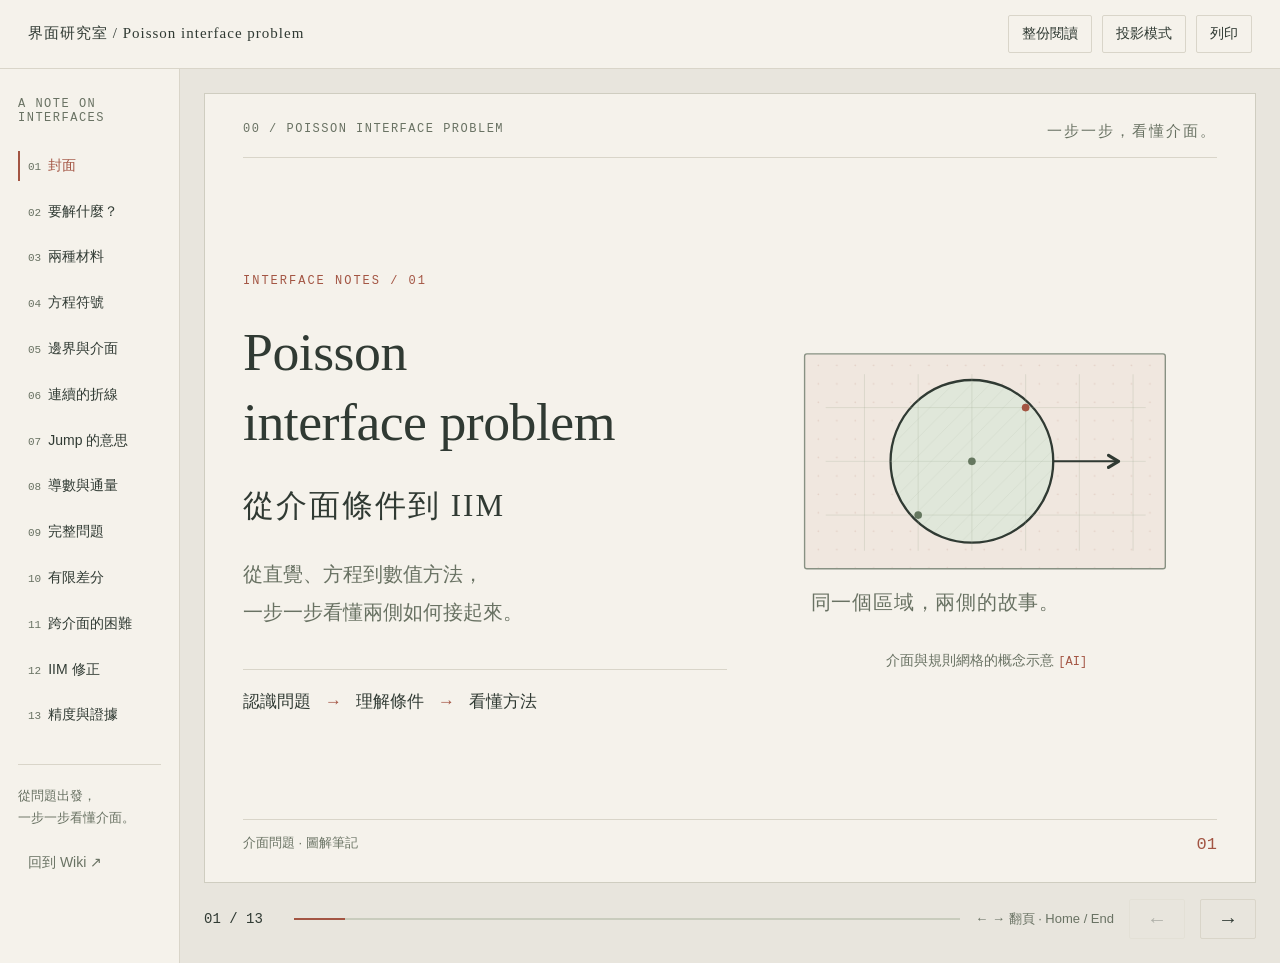
<file: poisson-interface.html>
<!DOCTYPE html><html lang="zh-Hant" class="no-js"><head><meta charset="utf-8"><meta name="viewport" content="width=device-width,initial-scale=1"><meta name="theme-color" content="#f5f2eb"><meta name="description" content="從材料、方程與 jump conditions 出發，用圖解理解 Poisson interface problem 與 IIM；封面與十二張圖解簡報，根據 Wiki 與原始論文整理。"><title>Poisson interface problem — 界面研究室</title><link rel="icon" href="assets/favicon.svg" type="image/svg+xml"><link rel="stylesheet" href="assets/deck.css"><script defer="" src="assets/deck.js"></script></head><body><a class="skip" href="#slides">跳到簡報</a><header class="topbar"><a class="brand" href="index.html">界面研究室 / Poisson interface problem</a><div class="tools"><button id="overview-toggle" aria-pressed="false">整份閱讀</button><button id="focus-toggle" aria-pressed="false">投影模式</button><button id="print-deck">列印</button></div></header><div class="layout"><aside class="sidebar"><p class="sidebar-label">A NOTE ON INTERFACES</p><nav aria-label="投影片目錄"><a href="#slide-1" data-goto="0"><span>01</span>封面</a><a href="#slide-2" data-goto="1"><span>02</span>要解什麼？</a><a href="#slide-3" data-goto="2"><span>03</span>兩種材料</a><a href="#slide-4" data-goto="3"><span>04</span>方程符號</a><a href="#slide-5" data-goto="4"><span>05</span>邊界與介面</a><a href="#slide-6" data-goto="5"><span>06</span>連續的折線</a><a href="#slide-7" data-goto="6"><span>07</span>Jump 的意思</a><a href="#slide-8" data-goto="7"><span>08</span>導數與通量</a><a href="#slide-9" data-goto="8"><span>09</span>完整問題</a><a href="#slide-10" data-goto="9"><span>10</span>有限差分</a><a href="#slide-11" data-goto="10"><span>11</span>跨介面的困難</a><a href="#slide-12" data-goto="11"><span>12</span>IIM 修正</a><a href="#slide-13" data-goto="12"><span>13</span>精度與證據</a></nav><div class="sidebar-bottom">從問題出發，<br>一步一步看懂介面。<br><br><a href="index.html">回到 Wiki ↗</a></div></aside><main><noscript><p>未啟用 JavaScript：以下顯示完整十三張內容。</p></noscript><div id="slides"><section class="slide active cover-slide" id="slide-1" data-content-id="C00" aria-label="Poisson interface problem"><div class="eyebrow"><span>00 / POISSON INTERFACE PROBLEM</span><span>一步一步，看懂介面。</span></div><div class="content"><div class="cover-composition"><div class="cover-copy"><span class="cover-kicker">INTERFACE NOTES / 01</span><h1>Poisson<br>interface problem</h1><p class="cover-subtitle">從介面條件到 IIM</p><p class="cover-intro">從直覺、方程到數值方法，<br>一步一步看懂兩側如何接起來。</p><div class="cover-route"><span>認識問題</span><i>→</i><span>理解條件</span><i>→</i><span>看懂方法</span></div></div><figure class="figure"><svg viewBox="0 0 600 440" role="img" aria-label="方形規則網格穿過圓形介面，呈現兩側材料與介面交會的概念示意"><defs>
    <pattern id="minus-cover" width="24" height="24" patternUnits="userSpaceOnUse"><path d="M0 24L24 0" stroke="#65775f" stroke-opacity=".10" stroke-width="1"></path></pattern>
    <pattern id="plus-cover" width="24" height="24" patternUnits="userSpaceOnUse"><circle cx="8" cy="8" r="1.1" fill="#a35543" opacity=".16"></circle></pattern>
    <marker id="arrow-cover" markerWidth="8" markerHeight="8" refX="6" refY="4" orient="auto"><path d="M1 1L6 4L1 7" fill="none" stroke="#303a33" stroke-width="1.6" stroke-linecap="round" stroke-linejoin="round"></path></marker>
    <marker id="minus-arrow-cover" markerWidth="8" markerHeight="8" refX="6" refY="4" orient="auto"><path d="M1 1L6 4L1 7" fill="none" stroke="#65775f" stroke-width="1.6"></path></marker>
    <marker id="plus-arrow-cover" markerWidth="8" markerHeight="8" refX="6" refY="4" orient="auto"><path d="M1 1L6 4L1 7" fill="none" stroke="#a35543" stroke-width="1.6"></path></marker>
    </defs><rect x="62" y="65" width="470" height="280" fill="#f0e7df" rx="3"></rect>
    <rect x="62" y="65" width="470" height="280" fill="url(#plus-cover)"></rect>
    <circle cx="280" cy="205" r="106" fill="#e0e7da"></circle>
    <circle cx="280" cy="205" r="106" fill="url(#minus-cover)"></circle>
    <rect x="62" y="65" width="470" height="280" class="domain-edge" rx="3"></rect>
    <circle cx="280" cy="205" r="106" class="interface"></circle>
    <path d="M90 135H506M90 205H506M90 275H506M140 92V321M210 92V321M280 92V321M350 92V321M420 92V321M490 92V321" class="cover-grid"></path>
    <circle cx="350" cy="135" r="5" fill="var(--red)"></circle><circle cx="280" cy="205" r="5" fill="var(--green)"></circle>
    <circle cx="210" cy="275" r="5" fill="var(--green)"></circle>
    <path d="M386 205H471" class="normal" marker-end="url(#arrow-cover)"></path>
    <text x="70" y="397" class="cover-art-label">同一個區域，兩側的故事。</text></svg><figcaption class="caption">介面與規則網格的概念示意 <span class="ai">[AI]</span></figcaption></figure></div></div><footer class="footer"><span>介面問題 · 圖解筆記</span><span class="page">01</span></footer></section><section class="slide  " id="slide-2" data-content-id="S01" aria-label="遇到介面，Poisson 要解什麼？"><div class="eyebrow"><span>01 / THE QUESTION</span><span>一步一步，看懂介面。</span></div><h2 id="title-2">遇到介面，Poisson 要解什麼？</h2><p class="lead">求出區域內的 u，並讓它符合兩側方程與接合條件。</p><div class="content">
<div class="split wide-figure"><figure class="figure"><svg viewBox="0 0 600 365" role="img" aria-label="同一個方形區域、同一個圓介面，負側在內、正側在外"><defs>
    <pattern id="minus-s1" width="24" height="24" patternUnits="userSpaceOnUse"><path d="M0 24L24 0" stroke="#65775f" stroke-opacity=".10" stroke-width="1"></path></pattern>
    <pattern id="plus-s1" width="24" height="24" patternUnits="userSpaceOnUse"><circle cx="8" cy="8" r="1.1" fill="#a35543" opacity=".16"></circle></pattern>
    <marker id="arrow-s1" markerWidth="8" markerHeight="8" refX="6" refY="4" orient="auto"><path d="M1 1L6 4L1 7" fill="none" stroke="#303a33" stroke-width="1.6" stroke-linecap="round" stroke-linejoin="round"></path></marker>
    <marker id="minus-arrow-s1" markerWidth="8" markerHeight="8" refX="6" refY="4" orient="auto"><path d="M1 1L6 4L1 7" fill="none" stroke="#65775f" stroke-width="1.6"></path></marker>
    <marker id="plus-arrow-s1" markerWidth="8" markerHeight="8" refX="6" refY="4" orient="auto"><path d="M1 1L6 4L1 7" fill="none" stroke="#a35543" stroke-width="1.6"></path></marker>
    </defs><rect x="52" y="35" width="496" height="274" rx="3" fill="#f0e7df"></rect>
    <rect x="52" y="35" width="496" height="274" rx="3" fill="url(#plus-s1)"></rect>
    <circle cx="270" cy="172" r="101" fill="#e0e7da"></circle>
    <circle cx="270" cy="172" r="101" fill="url(#minus-s1)"></circle>
    <rect x="52" y="35" width="496" height="274" rx="3" class="domain-edge"></rect>
    <circle cx="270" cy="172" r="101" class="interface"></circle><text x="270" y="181" text-anchor="middle" class="region-word">待求的 u</text>
        <text x="455" y="181" text-anchor="middle" class="region-word">待求的 u</text>
        <path d="M180 218L121 267L87 267" class="callout"></path>
        <text x="80" y="298" class="diagram-small">介面</text></svg><div class="figure-legend"><span><i class="minus-key" aria-hidden="true"></i>區域內部</span><span><i class="plus-key" aria-hidden="true"></i>介面另一側</span></div><figcaption class="caption">問題配置示意 <span class="ai">[AI]</span></figcaption></figure><div class="stack"><p class="statement">u 是隨位置改變、<br>等待求出的量。</p><div class="numbered"><div><span class="step-number">01</span><p>區域內的方程</p></div><div><span class="step-number">02</span><p>外緣的條件</p></div><div><span class="step-number">03</span><p>兩側的接合條件</p></div></div><p>一道介面，把「兩側怎麼解」與「兩側怎麼接」放進同一個問題。</p></div></div><p class="note">從問題如何定義開始，再看介面附近怎麼計算。</p>
</div><footer class="footer"><span>介面問題 · 圖解筆記</span><span class="page">02</span></footer></section><section class="slide  " id="slide-3" data-content-id="S02" aria-label="同一個區域，可以有兩種材料"><div class="eyebrow"><span>02 / TWO MATERIALS</span><span>一步一步，看懂介面。</span></div><h2 id="title-3">同一個區域，可以有兩種材料</h2><p class="lead">β 在介面兩側不同，解的變化方式也可能不同。</p><div class="content">
<div class="split wide-figure"><figure class="figure"><p class="figure-overline">Ω · 整個區域</p><svg viewBox="0 0 600 365" role="img" aria-label="同一個方形區域、同一個圓介面，負側在內、正側在外"><defs>
    <pattern id="minus-s2" width="24" height="24" patternUnits="userSpaceOnUse"><path d="M0 24L24 0" stroke="#65775f" stroke-opacity=".10" stroke-width="1"></path></pattern>
    <pattern id="plus-s2" width="24" height="24" patternUnits="userSpaceOnUse"><circle cx="8" cy="8" r="1.1" fill="#a35543" opacity=".16"></circle></pattern>
    <marker id="arrow-s2" markerWidth="8" markerHeight="8" refX="6" refY="4" orient="auto"><path d="M1 1L6 4L1 7" fill="none" stroke="#303a33" stroke-width="1.6" stroke-linecap="round" stroke-linejoin="round"></path></marker>
    <marker id="minus-arrow-s2" markerWidth="8" markerHeight="8" refX="6" refY="4" orient="auto"><path d="M1 1L6 4L1 7" fill="none" stroke="#65775f" stroke-width="1.6"></path></marker>
    <marker id="plus-arrow-s2" markerWidth="8" markerHeight="8" refX="6" refY="4" orient="auto"><path d="M1 1L6 4L1 7" fill="none" stroke="#a35543" stroke-width="1.6"></path></marker>
    </defs><rect x="52" y="35" width="496" height="274" rx="3" fill="#f0e7df"></rect>
    <rect x="52" y="35" width="496" height="274" rx="3" fill="url(#plus-s2)"></rect>
    <circle cx="270" cy="172" r="101" fill="#e0e7da"></circle>
    <circle cx="270" cy="172" r="101" fill="url(#minus-s2)"></circle>
    <rect x="52" y="35" width="496" height="274" rx="3" class="domain-edge"></rect>
    <circle cx="270" cy="172" r="101" class="interface"></circle><text x="270" y="171" text-anchor="middle" class="region-symbol minus">Ω⁻</text>
        <text x="455" y="171" text-anchor="middle" class="region-symbol plus">Ω⁺</text><text x="270" y="216" text-anchor="middle" class="coefficient minus">β⁻</text>
            <text x="455" y="216" text-anchor="middle" class="coefficient plus">β⁺</text>
            </svg><div class="figure-legend"><span><i class="minus-key" aria-hidden="true"></i>Ω⁻：材料一</span><span><i class="plus-key" aria-hidden="true"></i>Ω⁺：材料二</span></div><figcaption class="caption">固定幾何，加入材料係數；示意 <span class="ai">[AI]</span></figcaption></figure><div class="stack"><p class="statement">β：材料係數<br><span class="small">例如擴散係數</span></p><p>即使 u 接得上，兩種材料中的變化快慢也可能不同。</p><p class="note">本簡報取 β &gt; 0。<br>入門圖先把各側 β 視為常數。</p></div></div><p class="small">一般分段光滑係數仍使用散度形式；正負上標表示介面兩側。</p>
</div><footer class="footer"><span>介面問題 · 圖解筆記</span><span class="page">03</span></footer></section><section class="slide  " id="slide-4" data-content-id="S03" aria-label="先看懂 Poisson 方程的符號"><div class="eyebrow"><span>03 / READ THE EQUATION</span><span>一步一步，看懂介面。</span></div><h2 id="title-4">先看懂 Poisson 方程的符號</h2><p class="lead">u 是未知分布，f 是已知右端項；先在介面以外的各側看方程。</p><div class="content">
<div class="equation"><div class="math-display" data-tex="\nabla\cdot(\beta\nabla u)=f"><math xmlns="http://www.w3.org/1998/Math/MathML" display="block">
  <mi mathvariant="normal">∇</mi>
  <mo>⋅</mo>
  <mo stretchy="false">(</mo>
  <mi>β</mi>
  <mi mathvariant="normal">∇</mi>
  <mi>u</mi>
  <mo stretchy="false">)</mo>
  <mo>=</mo>
  <mi>f</mi>
</math></div></div>
<div class="definitions"><div class="definition"><strong>u</strong><p>未知分布</p></div><div class="definition"><strong>β</strong><p>材料係數</p></div><div class="definition"><strong>f</strong><p>已知右端項</p></div><div class="definition"><strong>∇u</strong><p>各方向的變化率</p></div><div class="definition"><strong>∇·</strong><p>各方向的散度</p></div><div class="definition"><strong>Δu</strong><p>各方向二階導數的和</p></div></div>
<div class="equation compact-equation"><div class="math-display" data-tex="\beta=1\ \Longrightarrow\ \Delta u=f"><math xmlns="http://www.w3.org/1998/Math/MathML" display="block">
  <mi>β</mi>
  <mo>=</mo>
  <mn>1</mn>
  <mtext>&nbsp;</mtext>
  <mo stretchy="false">⟹</mo>
  <mtext>&nbsp;</mtext>
  <mi mathvariant="normal">Δ</mi>
  <mi>u</mi>
  <mo>=</mo>
  <mi>f</mi>
</math></div><div class="math-display" data-tex="\Delta u=\frac{\partial^2u}{\partial x^2}+\frac{\partial^2u}{\partial y^2}\quad\text{（二維）}"><math xmlns="http://www.w3.org/1998/Math/MathML" display="block">
  <mi mathvariant="normal">Δ</mi>
  <mi>u</mi>
  <mo>=</mo>
  <mfrac>
    <mrow>
      <msup>
        <mi>∂</mi>
        <mn>2</mn>
      </msup>
      <mi>u</mi>
    </mrow>
    <mrow>
      <mi>∂</mi>
      <msup>
        <mi>x</mi>
        <mn>2</mn>
      </msup>
    </mrow>
  </mfrac>
  <mo>+</mo>
  <mfrac>
    <mrow>
      <msup>
        <mi>∂</mi>
        <mn>2</mn>
      </msup>
      <mi>u</mi>
    </mrow>
    <mrow>
      <mi>∂</mi>
      <msup>
        <mi>y</mi>
        <mn>2</mn>
      </msup>
    </mrow>
  </mfrac>
  <mspace width="1em"></mspace>
  <mtext>（二維）</mtext>
</math></div></div>
<p class="note">一階導數看變化率；二階導數看變化率如何再變化。<span class="ai">[AI]</span><br>本簡報不含反應項；不能把跨介面跳躍當作光滑導數。</p>
</div><footer class="footer"><span>介面問題 · 圖解筆記</span><span class="page">04</span></footer></section><section class="slide  " id="slide-5" data-content-id="S04" aria-label="外邊界和內部介面不是同一件事"><div class="eyebrow"><span>04 / BOUNDARY &amp; INTERFACE</span><span>一步一步，看懂介面。</span></div><h2 id="title-5">外邊界和內部介面不是同一件事</h2><p class="lead">外邊界指定邊緣條件；介面指定兩側之間的關係。</p><div class="content">
<div class="split wide-figure"><figure class="figure"><svg viewBox="0 0 600 365" role="img" aria-label="同一個方形區域、同一個圓介面，負側在內、正側在外"><defs>
    <pattern id="minus-s4" width="24" height="24" patternUnits="userSpaceOnUse"><path d="M0 24L24 0" stroke="#65775f" stroke-opacity=".10" stroke-width="1"></path></pattern>
    <pattern id="plus-s4" width="24" height="24" patternUnits="userSpaceOnUse"><circle cx="8" cy="8" r="1.1" fill="#a35543" opacity=".16"></circle></pattern>
    <marker id="arrow-s4" markerWidth="8" markerHeight="8" refX="6" refY="4" orient="auto"><path d="M1 1L6 4L1 7" fill="none" stroke="#303a33" stroke-width="1.6" stroke-linecap="round" stroke-linejoin="round"></path></marker>
    <marker id="minus-arrow-s4" markerWidth="8" markerHeight="8" refX="6" refY="4" orient="auto"><path d="M1 1L6 4L1 7" fill="none" stroke="#65775f" stroke-width="1.6"></path></marker>
    <marker id="plus-arrow-s4" markerWidth="8" markerHeight="8" refX="6" refY="4" orient="auto"><path d="M1 1L6 4L1 7" fill="none" stroke="#a35543" stroke-width="1.6"></path></marker>
    </defs><rect x="52" y="35" width="496" height="274" rx="3" fill="#f0e7df"></rect>
    <rect x="52" y="35" width="496" height="274" rx="3" fill="url(#plus-s4)"></rect>
    <circle cx="270" cy="172" r="101" fill="#e0e7da"></circle>
    <circle cx="270" cy="172" r="101" fill="url(#minus-s4)"></circle>
    <rect x="52" y="35" width="496" height="274" rx="3" class="domain-edge"></rect>
    <circle cx="270" cy="172" r="101" class="interface"></circle><text x="270" y="171" text-anchor="middle" class="region-symbol minus">Ω⁻</text>
        <text x="455" y="171" text-anchor="middle" class="region-symbol plus">Ω⁺</text><path d="M341 101L395 47" class="normal" marker-end="url(#arrow-s4)"></path>
            <text x="413" y="75" class="normal-label">n</text>
            <path d="M198 243L153 329L121 329" class="callout"></path>
            <text x="90" y="339" class="region-symbol">Γ</text>
            <text x="508" y="342" class="region-symbol">∂Ω</text></svg><div class="figure-legend"><span><i class="minus-key" aria-hidden="true"></i>Ω⁻：介面內側</span><span><i class="plus-key" aria-hidden="true"></i>Ω⁺：介面外側</span></div><figcaption class="caption">共同法向 n：從 Ω⁻ 指向 Ω⁺；示意 <span class="ai">[AI]</span></figcaption></figure><div class="stack"><div class="condition"><p>∂Ω · 外邊界</p><div class="math-display" data-tex="u=g"><math xmlns="http://www.w3.org/1998/Math/MathML" display="block">
  <mi>u</mi>
  <mo>=</mo>
  <mi>g</mi>
</math></div><p>g 是已知邊界值。<br>指定值條件稱 Dirichlet boundary condition。</p></div><div class="condition"><p>Γ · 內部介面</p><p class="statement">比較兩側的值與導數。</p></div><div class="math-display" data-tex="\partial_nu=\nabla u\cdot\mathbf n"><math xmlns="http://www.w3.org/1998/Math/MathML" display="block">
  <msub>
    <mi>∂</mi>
    <mi>n</mi>
  </msub>
  <mi>u</mi>
  <mo>=</mo>
  <mi mathvariant="normal">∇</mi>
  <mi>u</mi>
  <mo>⋅</mo>
  <mrow data-mjx-texclass="ORD">
    <mi mathvariant="bold">n</mi>
  </mrow>
</math></div><p class="small">沿同一個單位法向 n 的變化率。</p></div></div><p class="note">下一步：用 jump 表示兩側之間的關係。</p>
</div><footer class="footer"><span>介面問題 · 圖解筆記</span><span class="page">05</span></footer></section><section class="slide  " id="slide-6" data-content-id="S05" aria-label="值接得上，斜率也可能不同"><div class="eyebrow"><span>05 / A CONTINUOUS KINK</span><span>一步一步，看懂介面。</span></div><h2 id="title-6">值接得上，斜率也可能不同</h2><p class="lead">先看一個兩邊都是直線的例子：介面在 a = 1/3。</p><div class="content">
<div class="split wide-figure"><figure class="figure"><svg viewBox="0 0 600 365" role="img" aria-label="依原文解析式繪製的一維折線，兩側在三分之一處接合，最低值負九分之二"><defs>
    <pattern id="minus-s5" width="24" height="24" patternUnits="userSpaceOnUse"><path d="M0 24L24 0" stroke="#65775f" stroke-opacity=".10" stroke-width="1"></path></pattern>
    <pattern id="plus-s5" width="24" height="24" patternUnits="userSpaceOnUse"><circle cx="8" cy="8" r="1.1" fill="#a35543" opacity=".16"></circle></pattern>
    <marker id="arrow-s5" markerWidth="8" markerHeight="8" refX="6" refY="4" orient="auto"><path d="M1 1L6 4L1 7" fill="none" stroke="#303a33" stroke-width="1.6" stroke-linecap="round" stroke-linejoin="round"></path></marker>
    <marker id="minus-arrow-s5" markerWidth="8" markerHeight="8" refX="6" refY="4" orient="auto"><path d="M1 1L6 4L1 7" fill="none" stroke="#65775f" stroke-width="1.6"></path></marker>
    <marker id="plus-arrow-s5" markerWidth="8" markerHeight="8" refX="6" refY="4" orient="auto"><path d="M1 1L6 4L1 7" fill="none" stroke="#a35543" stroke-width="1.6"></path></marker>
    </defs><path d="M58 90H548M60 52V300" class="axis"></path>
    <text x="557" y="99" class="axis-label">x</text><text x="35" y="62" class="axis-label">u</text>
    <text x="44" y="126" class="tick-label">0</text><text x="535" y="126" class="tick-label">1</text>
    <path d="M220 99V304" class="guide"></path>
    <path d="M60 90L220 270" class="curve-minus"></path><path d="M220 270L540 90" class="curve-plus"></path>
    <circle cx="60" cy="90" r="5" fill="var(--green)"></circle><circle cx="540" cy="90" r="5" fill="var(--red)"></circle>
    <circle cx="220" cy="270" r="6" fill="var(--ink)"></circle>
    <text x="220" y="340" text-anchor="middle" class="coordinate-label">a = 1/3</text>
    <text x="246" y="298" class="tick-label">−2/9</text>
    <path d="M382 316H484" class="normal" marker-end="url(#arrow-s5)"></path>
    <text x="510" y="325" class="normal-label">n</text></svg><div class="figure-legend"><span><i class="minus-key" aria-hidden="true"></i>Ω⁻：斜率 a−1</span><span><i class="plus-key" aria-hidden="true"></i>Ω⁺：斜率 a</span></div><figcaption class="caption">原文解析解重繪；接點與斜率計算 <span class="ai">[AI]</span></figcaption></figure><div class="stack"><p class="statement">同一高度，<br>斜率不同。</p><p>各側 u″ = 0<br>兩端 u(0) = u(1) = 0</p><p class="note">此例 β = 1，兩側 f = 0。<br>沒有材料係數跳躍。</p></div></div>
<div class="equation compact-equation"><div class="math-display" data-tex="u(x)=\begin{cases}(a-1)x,&amp;0\le x<a,\\a(x-1),&amp;a\le x\le1,\end{cases}"><math xmlns="http://www.w3.org/1998/Math/MathML" display="block">
  <mi>u</mi>
  <mo stretchy="false">(</mo>
  <mi>x</mi>
  <mo stretchy="false">)</mo>
  <mo>=</mo>
  <mrow data-mjx-texclass="INNER">
    <mo data-mjx-texclass="OPEN">{</mo>
    <mtable columnspacing="1em" rowspacing=".2em" columnalign="left left">
      <mtr>
        <mtd>
          <mo stretchy="false">(</mo>
          <mi>a</mi>
          <mo>−</mo>
          <mn>1</mn>
          <mo stretchy="false">)</mo>
          <mi>x</mi>
          <mo>,</mo>
        </mtd>
        <mtd>
          <mn>0</mn>
          <mo>≤</mo>
          <mi>x</mi>
          <mo>&lt;</mo>
          <mi>a</mi>
          <mo>,</mo>
        </mtd>
      </mtr>
      <mtr>
        <mtd>
          <mi>a</mi>
          <mo stretchy="false">(</mo>
          <mi>x</mi>
          <mo>−</mo>
          <mn>1</mn>
          <mo stretchy="false">)</mo>
          <mo>,</mo>
        </mtd>
        <mtd>
          <mi>a</mi>
          <mo>≤</mo>
          <mi>x</mi>
          <mo>≤</mo>
          <mn>1</mn>
          <mo>,</mo>
        </mtd>
      </mtr>
    </mtable>
    <mo data-mjx-texclass="CLOSE" fence="true" stretchy="true" symmetric="true"></mo>
  </mrow>
</math></div></div>
</div><footer class="footer"><span>介面問題 · 圖解筆記</span><span class="page">06</span></footer></section><section class="slide  " id="slide-7" data-content-id="S06" aria-label="Jump 是同一位置的兩側差"><div class="eyebrow"><span>06 / SAME POINT, TWO TRACES</span><span>一步一步，看懂介面。</span></div><h2 id="title-7">Jump 是同一位置的兩側差</h2><p class="lead">比較的是空間兩側極限；全篇固定使用「正側減負側」。</p><div class="content">
<div class="split wide-figure"><figure class="figure"><svg viewBox="0 0 600 365" role="img" aria-label="依原文解析式繪製的一維折線，兩側在三分之一處接合，最低值負九分之二"><defs>
    <pattern id="minus-s6" width="24" height="24" patternUnits="userSpaceOnUse"><path d="M0 24L24 0" stroke="#65775f" stroke-opacity=".10" stroke-width="1"></path></pattern>
    <pattern id="plus-s6" width="24" height="24" patternUnits="userSpaceOnUse"><circle cx="8" cy="8" r="1.1" fill="#a35543" opacity=".16"></circle></pattern>
    <marker id="arrow-s6" markerWidth="8" markerHeight="8" refX="6" refY="4" orient="auto"><path d="M1 1L6 4L1 7" fill="none" stroke="#303a33" stroke-width="1.6" stroke-linecap="round" stroke-linejoin="round"></path></marker>
    <marker id="minus-arrow-s6" markerWidth="8" markerHeight="8" refX="6" refY="4" orient="auto"><path d="M1 1L6 4L1 7" fill="none" stroke="#65775f" stroke-width="1.6"></path></marker>
    <marker id="plus-arrow-s6" markerWidth="8" markerHeight="8" refX="6" refY="4" orient="auto"><path d="M1 1L6 4L1 7" fill="none" stroke="#a35543" stroke-width="1.6"></path></marker>
    </defs><path d="M58 90H548M60 52V300" class="axis"></path>
    <text x="557" y="99" class="axis-label">x</text><text x="35" y="62" class="axis-label">u</text>
    <text x="44" y="126" class="tick-label">0</text><text x="535" y="126" class="tick-label">1</text>
    <path d="M220 99V304" class="guide"></path>
    <path d="M60 90L220 270" class="curve-minus"></path><path d="M220 270L540 90" class="curve-plus"></path>
    <circle cx="60" cy="90" r="5" fill="var(--green)"></circle><circle cx="540" cy="90" r="5" fill="var(--red)"></circle>
    <circle cx="220" cy="270" r="6" fill="var(--ink)"></circle>
    <text x="220" y="340" text-anchor="middle" class="coordinate-label">a = 1/3</text>
    <text x="246" y="298" class="tick-label">−2/9</text>
    <path d="M382 316H484" class="normal" marker-end="url(#arrow-s6)"></path>
    <text x="510" y="325" class="normal-label">n</text><path d="M136 154Q140 211 200 250" class="trace-minus" marker-end="url(#minus-arrow-s6)"></path>
        <path d="M334 178Q308 226 243 259" class="trace-plus" marker-end="url(#plus-arrow-s6)"></path></svg><div class="figure-legend"><span><i class="minus-key" aria-hidden="true"></i>u⁻：從左靠近</span><span><i class="plus-key" aria-hidden="true"></i>u⁺：從右靠近</span></div><figcaption class="caption">虛線箭頭表示靠近介面；實線 n 表示法向。極限圖解 <span class="ai">[AI]</span></figcaption></figure><div class="stack"><div class="equation"><div class="math-display" data-tex="[q]=q^+-q^-"><math xmlns="http://www.w3.org/1998/Math/MathML" display="block">
  <mo stretchy="false">[</mo>
  <mi>q</mi>
  <mo stretchy="false">]</mo>
  <mo>=</mo>
  <msup>
    <mi>q</mi>
    <mo>+</mo>
  </msup>
  <mo>−</mo>
  <msup>
    <mi>q</mi>
    <mo>−</mo>
  </msup>
</math></div></div><p>q 是要比較的量，例如 u 或 ∂ₙu。</p><p>q⁻：從 Ω⁻ 靠近<br>q⁺：從 Ω⁺ 靠近</p><p class="small">一維 n 朝右，所以 ∂ₙu 就是對 x 的導數。</p></div></div>
<div class="equation compact-equation"><div class="math-display" data-tex="[u]=0,\qquad[\partial_nu]=a-(a-1)=1"><math xmlns="http://www.w3.org/1998/Math/MathML" display="block">
  <mo stretchy="false">[</mo>
  <mi>u</mi>
  <mo stretchy="false">]</mo>
  <mo>=</mo>
  <mn>0</mn>
  <mo>,</mo>
  <mspace width="2em"></mspace>
  <mo stretchy="false">[</mo>
  <msub>
    <mi>∂</mi>
    <mi>n</mi>
  </msub>
  <mi>u</mi>
  <mo stretchy="false">]</mo>
  <mo>=</mo>
  <mi>a</mi>
  <mo>−</mo>
  <mo stretchy="false">(</mo>
  <mi>a</mi>
  <mo>−</mo>
  <mn>1</mn>
  <mo stretchy="false">)</mo>
  <mo>=</mo>
  <mn>1</mn>
</math></div></div><p class="note">u 的 jump 為零，不表示導數的 jump 也為零。代入驗算 <span class="ai">[AI]</span></p>
</div><footer class="footer"><span>介面問題 · 圖解筆記</span><span class="page">07</span></footer></section><section class="slide  " id="slide-8" data-content-id="S07" aria-label="通量連續，不代表斜率相同"><div class="eyebrow"><span>07 / DERIVATIVE ≠ WEIGHTED FLUX</span><span>一步一步，看懂介面。</span></div><h2 id="title-8">通量連續，不代表斜率相同</h2><p class="lead">條件約束的是 β∂ₙu；必須區分導數與加權通量。</p><div class="content">
<div class="equation"><div class="math-display" data-tex="[\beta\partial_nu]=0"><math xmlns="http://www.w3.org/1998/Math/MathML" display="block">
  <mo stretchy="false">[</mo>
  <mi>β</mi>
  <msub>
    <mi>∂</mi>
    <mi>n</mi>
  </msub>
  <mi>u</mi>
  <mo stretchy="false">]</mo>
  <mo>=</mo>
  <mn>0</mn>
</math></div><div class="math-display" data-tex="\Longleftrightarrow\quad\beta^+\partial_nu^+=\beta^-\partial_nu^-"><math xmlns="http://www.w3.org/1998/Math/MathML" display="block">
  <mo stretchy="false">⟺</mo>
  <mspace width="1em"></mspace>
  <msup>
    <mi>β</mi>
    <mo>+</mo>
  </msup>
  <msub>
    <mi>∂</mi>
    <mi>n</mi>
  </msub>
  <msup>
    <mi>u</mi>
    <mo>+</mo>
  </msup>
  <mo>=</mo>
  <msup>
    <mi>β</mi>
    <mo>−</mo>
  </msup>
  <msub>
    <mi>∂</mi>
    <mi>n</mi>
  </msub>
  <msup>
    <mi>u</mi>
    <mo>−</mo>
  </msup>
</math></div></div>
<div class="pair"><div><h3>Ω⁻ · 負側</h3><div class="multiply"><div><div class="math-display" data-tex="\beta^-"><math xmlns="http://www.w3.org/1998/Math/MathML" display="block">
  <msup>
    <mi>β</mi>
    <mo>−</mo>
  </msup>
</math></div><p>材料係數</p></div><span>×</span><div><div class="math-display" data-tex="\partial_nu^-"><math xmlns="http://www.w3.org/1998/Math/MathML" display="block">
  <msub>
    <mi>∂</mi>
    <mi>n</mi>
  </msub>
  <msup>
    <mi>u</mi>
    <mo>−</mo>
  </msup>
</math></div><p>法向導數</p></div></div></div><div><h3>Ω⁺ · 正側</h3><div class="multiply"><div><div class="math-display" data-tex="\beta^+"><math xmlns="http://www.w3.org/1998/Math/MathML" display="block">
  <msup>
    <mi>β</mi>
    <mo>+</mo>
  </msup>
</math></div><p>材料係數</p></div><span>×</span><div><div class="math-display" data-tex="\partial_nu^+"><math xmlns="http://www.w3.org/1998/Math/MathML" display="block">
  <msub>
    <mi>∂</mi>
    <mi>n</mi>
  </msub>
  <msup>
    <mi>u</mi>
    <mo>+</mo>
  </msup>
</math></div><p>法向導數</p></div></div></div></div>
<p class="statement">乘積相等，兩個導數不一定相等。<span class="ai">[AI]</span></p>
<div class="note"><p>此張改看「加權通量 jump 為零」；前面的折線例子是 β = 1、導數 jump 為 1，設定不同。</p><p class="small">符號慣例：這裡的加權法向通量為 β∂ₙu；導熱的物理法向熱流則是 −β∂ₙu。<span class="ai">[AI]</span></p></div>
</div><footer class="footer"><span>介面問題 · 圖解筆記</span><span class="page">08</span></footer></section><section class="slide  " id="slide-9" data-content-id="S08" aria-label="把完整問題放在同一張圖上"><div class="eyebrow"><span>08 / THE COMPLETE PROBLEM</span><span>一步一步，看懂介面。</span></div><h2 id="title-9">把完整問題放在同一張圖上</h2><p class="lead">兩側方程、兩個 jump conditions 與外邊界，共同定義待解問題。</p><div class="content">
<div class="split"><figure class="figure"><svg viewBox="0 0 600 365" role="img" aria-label="同一個方形區域、同一個圓介面，負側在內、正側在外"><defs>
    <pattern id="minus-s8" width="24" height="24" patternUnits="userSpaceOnUse"><path d="M0 24L24 0" stroke="#65775f" stroke-opacity=".10" stroke-width="1"></path></pattern>
    <pattern id="plus-s8" width="24" height="24" patternUnits="userSpaceOnUse"><circle cx="8" cy="8" r="1.1" fill="#a35543" opacity=".16"></circle></pattern>
    <marker id="arrow-s8" markerWidth="8" markerHeight="8" refX="6" refY="4" orient="auto"><path d="M1 1L6 4L1 7" fill="none" stroke="#303a33" stroke-width="1.6" stroke-linecap="round" stroke-linejoin="round"></path></marker>
    <marker id="minus-arrow-s8" markerWidth="8" markerHeight="8" refX="6" refY="4" orient="auto"><path d="M1 1L6 4L1 7" fill="none" stroke="#65775f" stroke-width="1.6"></path></marker>
    <marker id="plus-arrow-s8" markerWidth="8" markerHeight="8" refX="6" refY="4" orient="auto"><path d="M1 1L6 4L1 7" fill="none" stroke="#a35543" stroke-width="1.6"></path></marker>
    </defs><rect x="52" y="35" width="496" height="274" rx="3" fill="#f0e7df"></rect>
    <rect x="52" y="35" width="496" height="274" rx="3" fill="url(#plus-s8)"></rect>
    <circle cx="270" cy="172" r="101" fill="#e0e7da"></circle>
    <circle cx="270" cy="172" r="101" fill="url(#minus-s8)"></circle>
    <rect x="52" y="35" width="496" height="274" rx="3" class="domain-edge"></rect>
    <circle cx="270" cy="172" r="101" class="interface"></circle><text x="270" y="171" text-anchor="middle" class="region-symbol minus">Ω⁻</text>
        <text x="455" y="171" text-anchor="middle" class="region-symbol plus">Ω⁺</text><path d="M341 101L395 47" class="normal" marker-end="url(#arrow-s8)"></path>
            <text x="413" y="75" class="normal-label">n</text>
            <path d="M198 243L153 329L121 329" class="callout"></path>
            <text x="90" y="339" class="region-symbol">Γ</text>
            <text x="508" y="342" class="region-symbol">∂Ω</text></svg><div class="figure-legend"><span><i class="minus-key" aria-hidden="true"></i>Ω⁻：介面內側</span><span><i class="plus-key" aria-hidden="true"></i>Ω⁺：介面外側</span></div><figcaption class="caption">同一個區域、同一個法向；條件對位示意 <span class="ai">[AI]</span></figcaption></figure><div class="stack"><div class="condition"><div class="math-display" data-tex="\nabla\cdot(\beta\nabla u)=f"><math xmlns="http://www.w3.org/1998/Math/MathML" display="block">
  <mi mathvariant="normal">∇</mi>
  <mo>⋅</mo>
  <mo stretchy="false">(</mo>
  <mi>β</mi>
  <mi mathvariant="normal">∇</mi>
  <mi>u</mi>
  <mo stretchy="false">)</mo>
  <mo>=</mo>
  <mi>f</mi>
</math></div><p>於 Ω⁻ ∪ Ω⁺ · 兩側內部</p></div><div class="condition"><div class="math-display" data-tex="[u]=w"><math xmlns="http://www.w3.org/1998/Math/MathML" display="block">
  <mo stretchy="false">[</mo>
  <mi>u</mi>
  <mo stretchy="false">]</mo>
  <mo>=</mo>
  <mi>w</mi>
</math></div><p>於 Γ · w：已知的解跳躍</p></div><div class="condition"><div class="math-display" data-tex="[\beta\partial_nu]=v"><math xmlns="http://www.w3.org/1998/Math/MathML" display="block">
  <mo stretchy="false">[</mo>
  <mi>β</mi>
  <msub>
    <mi>∂</mi>
    <mi>n</mi>
  </msub>
  <mi>u</mi>
  <mo stretchy="false">]</mo>
  <mo>=</mo>
  <mi>v</mi>
</math></div><p>於 Γ · v：已知的加權法向通量跳躍</p></div><div class="condition"><div class="math-display" data-tex="u=g"><math xmlns="http://www.w3.org/1998/Math/MathML" display="block">
  <mi>u</mi>
  <mo>=</mo>
  <mi>g</mi>
</math></div><p>於 ∂Ω · 已知邊界值</p></div></div></div>
<p class="note">β &gt; 0；資料可以隨位置變化，介面與各側資料須具備推導所需的光滑性。此處不含反應項；介面奇異來源由 jump conditions 表示。</p>
</div><footer class="footer"><span>介面問題 · 圖解筆記</span><span class="page">09</span></footer></section><section class="slide  " id="slide-10" data-content-id="S09" aria-label="電腦用鄰近格點近似導數"><div class="eyebrow"><span>09 / FROM CURVE TO GRID</span><span>一步一步，看懂介面。</span></div><h2 id="title-10">電腦用鄰近格點近似導數</h2><p class="lead">有限差分，把連續問題轉成有限個格點未知量。</p><div class="content">
<div class="split"><figure class="figure"><svg viewBox="0 0 600 375" role="img" aria-label="函數上的三個取樣點，虛線投影到下方等距網格"><defs>
    <pattern id="minus-s9" width="24" height="24" patternUnits="userSpaceOnUse"><path d="M0 24L24 0" stroke="#65775f" stroke-opacity=".10" stroke-width="1"></path></pattern>
    <pattern id="plus-s9" width="24" height="24" patternUnits="userSpaceOnUse"><circle cx="8" cy="8" r="1.1" fill="#a35543" opacity=".16"></circle></pattern>
    <marker id="arrow-s9" markerWidth="8" markerHeight="8" refX="6" refY="4" orient="auto"><path d="M1 1L6 4L1 7" fill="none" stroke="#303a33" stroke-width="1.6" stroke-linecap="round" stroke-linejoin="round"></path></marker>
    <marker id="minus-arrow-s9" markerWidth="8" markerHeight="8" refX="6" refY="4" orient="auto"><path d="M1 1L6 4L1 7" fill="none" stroke="#65775f" stroke-width="1.6"></path></marker>
    <marker id="plus-arrow-s9" markerWidth="8" markerHeight="8" refX="6" refY="4" orient="auto"><path d="M1 1L6 4L1 7" fill="none" stroke="#a35543" stroke-width="1.6"></path></marker>
    </defs><path d="M80 172Q300 -2 520 172" class="curve-minus"></path><path d="M55 257H545" class="grid-baseline"></path><path d="M100 165.9V251" class="projection-guide"></path>
        <circle cx="100" cy="156.9" r="6" fill="var(--ink)"></circle>
        <circle cx="100" cy="257" r="4" fill="var(--ink)"></circle>
        <text x="100" y="289" text-anchor="middle" class="grid-label">xᵢ₋₁</text><text x="100" y="124.9" text-anchor="middle" class="grid-label">uᵢ₋₁</text><path d="M300 94V251" class="projection-guide"></path>
        <circle cx="300" cy="85" r="6" fill="var(--ink)"></circle>
        <circle cx="300" cy="257" r="4" fill="var(--ink)"></circle>
        <text x="300" y="289" text-anchor="middle" class="grid-label">xᵢ</text><text x="300" y="53" text-anchor="middle" class="grid-label">uᵢ</text><path d="M500 165.9V251" class="projection-guide"></path>
        <circle cx="500" cy="156.9" r="6" fill="var(--ink)"></circle>
        <circle cx="500" cy="257" r="4" fill="var(--ink)"></circle>
        <text x="500" y="289" text-anchor="middle" class="grid-label">xᵢ₊₁</text><text x="500" y="124.9" text-anchor="middle" class="grid-label">uᵢ₊₁</text><path d="M100 316V326H300V316M300 326H500V316" class="dimension"></path>
        <text x="200" y="354" text-anchor="middle" class="grid-label">h</text>
        <text x="400" y="354" text-anchor="middle" class="grid-label">h</text></svg><figcaption class="caption">三點均勻網格；曲線為示意 <span class="ai">[AI]</span></figcaption></figure><div class="stack"><p>h：相鄰格點距離<br>uᵢ：u(xᵢ) 的數值近似</p><p class="small">Stencil：這條差分式用到的鄰近格點。<br>先看 β = 1、足夠光滑的區間。</p><div class="equation"><div class="math-display" data-tex="\frac{u_{i-1}-2u_i+u_{i+1}}{h^2}\approx\frac{d^2u}{dx^2}(x_i)"><math xmlns="http://www.w3.org/1998/Math/MathML" display="block">
  <mfrac>
    <mrow>
      <msub>
        <mi>u</mi>
        <mrow data-mjx-texclass="ORD">
          <mi>i</mi>
          <mo>−</mo>
          <mn>1</mn>
        </mrow>
      </msub>
      <mo>−</mo>
      <mn>2</mn>
      <msub>
        <mi>u</mi>
        <mi>i</mi>
      </msub>
      <mo>+</mo>
      <msub>
        <mi>u</mi>
        <mrow data-mjx-texclass="ORD">
          <mi>i</mi>
          <mo>+</mo>
          <mn>1</mn>
        </mrow>
      </msub>
    </mrow>
    <msup>
      <mi>h</mi>
      <mn>2</mn>
    </msup>
  </mfrac>
  <mo>≈</mo>
  <mfrac>
    <mrow>
      <msup>
        <mi>d</mi>
        <mn>2</mn>
      </msup>
      <mi>u</mi>
    </mrow>
    <mrow>
      <mi>d</mi>
      <msup>
        <mi>x</mi>
        <mn>2</mn>
      </msup>
    </mrow>
  </mfrac>
  <mo stretchy="false">(</mo>
  <msub>
    <mi>x</mi>
    <mi>i</mi>
  </msub>
  <mo stretchy="false">)</mo>
</math></div></div><p class="small">右斜率 − 左斜率，再除以 h：<span class="ai">[AI]</span></p><div class="compact-equation"><div class="math-display" data-tex="\frac{1}{h}\left(\frac{u_{i+1}-u_i}{h}-\frac{u_i-u_{i-1}}{h}\right)"><math xmlns="http://www.w3.org/1998/Math/MathML" display="block">
  <mfrac>
    <mn>1</mn>
    <mi>h</mi>
  </mfrac>
  <mrow data-mjx-texclass="INNER">
    <mo data-mjx-texclass="OPEN">(</mo>
    <mfrac>
      <mrow>
        <msub>
          <mi>u</mi>
          <mrow data-mjx-texclass="ORD">
            <mi>i</mi>
            <mo>+</mo>
            <mn>1</mn>
          </mrow>
        </msub>
        <mo>−</mo>
        <msub>
          <mi>u</mi>
          <mi>i</mi>
        </msub>
      </mrow>
      <mi>h</mi>
    </mfrac>
    <mo>−</mo>
    <mfrac>
      <mrow>
        <msub>
          <mi>u</mi>
          <mi>i</mi>
        </msub>
        <mo>−</mo>
        <msub>
          <mi>u</mi>
          <mrow data-mjx-texclass="ORD">
            <mi>i</mi>
            <mo>−</mo>
            <mn>1</mn>
          </mrow>
        </msub>
      </mrow>
      <mi>h</mi>
    </mfrac>
    <mo data-mjx-texclass="CLOSE">)</mo>
  </mrow>
</math></div></div></div></div><p class="note">有足夠高階導數時，局部截斷誤差為 O(h²)：h 變小，誤差量級隨 h² 縮小。記號說明 <span class="ai">[AI]</span></p>
</div><footer class="footer"><span>介面問題 · 圖解筆記</span><span class="page">10</span></footer></section><section class="slide  " id="slide-11" data-content-id="S10" aria-label="介面穿過格點之間，會發生什麼？"><div class="eyebrow"><span>10 / WHERE SMOOTHNESS BREAKS</span><span>一步一步，看懂介面。</span></div><h2 id="title-11">介面穿過格點之間，會發生什麼？</h2><p class="lead">跨介面的 stencil，不能直接沿用同一個光滑展開。</p><div class="content">
<div class="pair"><div><h3>光滑區 · 同一側</h3><figure class="figure"><svg viewBox="0 0 600 375" role="img" aria-label="函數上的三個取樣點，虛線投影到下方等距網格"><defs>
    <pattern id="minus-s10a" width="24" height="24" patternUnits="userSpaceOnUse"><path d="M0 24L24 0" stroke="#65775f" stroke-opacity=".10" stroke-width="1"></path></pattern>
    <pattern id="plus-s10a" width="24" height="24" patternUnits="userSpaceOnUse"><circle cx="8" cy="8" r="1.1" fill="#a35543" opacity=".16"></circle></pattern>
    <marker id="arrow-s10a" markerWidth="8" markerHeight="8" refX="6" refY="4" orient="auto"><path d="M1 1L6 4L1 7" fill="none" stroke="#303a33" stroke-width="1.6" stroke-linecap="round" stroke-linejoin="round"></path></marker>
    <marker id="minus-arrow-s10a" markerWidth="8" markerHeight="8" refX="6" refY="4" orient="auto"><path d="M1 1L6 4L1 7" fill="none" stroke="#65775f" stroke-width="1.6"></path></marker>
    <marker id="plus-arrow-s10a" markerWidth="8" markerHeight="8" refX="6" refY="4" orient="auto"><path d="M1 1L6 4L1 7" fill="none" stroke="#a35543" stroke-width="1.6"></path></marker>
    </defs><path d="M80 172Q300 -2 520 172" class="curve-minus"></path><path d="M55 257H545" class="grid-baseline"></path><path d="M100 165.9V251" class="projection-guide"></path>
        <circle cx="100" cy="156.9" r="6" fill="var(--ink)"></circle>
        <circle cx="100" cy="257" r="4" fill="var(--ink)"></circle>
        <text x="100" y="289" text-anchor="middle" class="grid-label">xᵢ₋₁</text><text x="100" y="124.9" text-anchor="middle" class="grid-label">uᵢ₋₁</text><path d="M300 94V251" class="projection-guide"></path>
        <circle cx="300" cy="85" r="6" fill="var(--ink)"></circle>
        <circle cx="300" cy="257" r="4" fill="var(--ink)"></circle>
        <text x="300" y="289" text-anchor="middle" class="grid-label">xᵢ</text><text x="300" y="53" text-anchor="middle" class="grid-label">uᵢ</text><path d="M500 165.9V251" class="projection-guide"></path>
        <circle cx="500" cy="156.9" r="6" fill="var(--ink)"></circle>
        <circle cx="500" cy="257" r="4" fill="var(--ink)"></circle>
        <text x="500" y="289" text-anchor="middle" class="grid-label">xᵢ₊₁</text><text x="500" y="124.9" text-anchor="middle" class="grid-label">uᵢ₊₁</text><path d="M100 316V326H300V316M300 326H500V316" class="dimension"></path>
        <text x="200" y="354" text-anchor="middle" class="grid-label">h</text>
        <text x="400" y="354" text-anchor="middle" class="grid-label">h</text></svg><figcaption class="caption">可使用同一側的 Taylor 展開；示意 <span class="ai">[AI]</span></figcaption></figure></div><div><h3>跨介面 · 不同側</h3><figure class="figure"><svg viewBox="0 0 600 375" role="img" aria-label="函數上的三個取樣點，虛線投影到下方等距網格；介面在中間與右側格點之間"><defs>
    <pattern id="minus-s10b" width="24" height="24" patternUnits="userSpaceOnUse"><path d="M0 24L24 0" stroke="#65775f" stroke-opacity=".10" stroke-width="1"></path></pattern>
    <pattern id="plus-s10b" width="24" height="24" patternUnits="userSpaceOnUse"><circle cx="8" cy="8" r="1.1" fill="#a35543" opacity=".16"></circle></pattern>
    <marker id="arrow-s10b" markerWidth="8" markerHeight="8" refX="6" refY="4" orient="auto"><path d="M1 1L6 4L1 7" fill="none" stroke="#303a33" stroke-width="1.6" stroke-linecap="round" stroke-linejoin="round"></path></marker>
    <marker id="minus-arrow-s10b" markerWidth="8" markerHeight="8" refX="6" refY="4" orient="auto"><path d="M1 1L6 4L1 7" fill="none" stroke="#65775f" stroke-width="1.6"></path></marker>
    <marker id="plus-arrow-s10b" markerWidth="8" markerHeight="8" refX="6" refY="4" orient="auto"><path d="M1 1L6 4L1 7" fill="none" stroke="#a35543" stroke-width="1.6"></path></marker>
    </defs><rect x="54" y="30" width="306" height="205" rx="3" fill="#e0e7da"></rect>
        <rect x="54" y="30" width="306" height="205" fill="url(#minus-s10b)"></rect>
        <rect x="360" y="30" width="188" height="205" rx="3" fill="#f0e7df"></rect>
        <rect x="360" y="30" width="188" height="205" fill="url(#plus-s10b)"></rect>
        <path d="M360 35V242" class="interface"></path>
        <path d="M100 65L360 195" class="curve-minus"></path><path d="M360 195L500 160" class="curve-plus"></path>
        <text x="168" y="215" class="region-symbol minus">Ω⁻</text><text x="425" y="215" class="region-symbol plus">Ω⁺</text>
        <text x="369" y="320" class="coordinate-label">a = 1/3</text><path d="M55 257H545" class="grid-baseline"></path><path d="M100 74V251" class="projection-guide"></path>
        <circle cx="100" cy="65" r="6" fill="var(--ink)"></circle>
        <circle cx="100" cy="257" r="4" fill="var(--ink)"></circle>
        <text x="100" y="289" text-anchor="middle" class="grid-label">xᵢ₋₁</text><path d="M300 174V251" class="projection-guide"></path>
        <circle cx="300" cy="165" r="6" fill="var(--ink)"></circle>
        <circle cx="300" cy="257" r="4" fill="var(--ink)"></circle>
        <text x="300" y="289" text-anchor="middle" class="grid-label">xᵢ</text><path d="M500 169V251" class="projection-guide"></path>
        <circle cx="500" cy="160" r="6" fill="var(--ink)"></circle>
        <circle cx="500" cy="257" r="4" fill="var(--ink)"></circle>
        <text x="500" y="289" text-anchor="middle" class="grid-label">xᵢ₊₁</text></svg><figcaption class="caption">局部折線示意（非解值座標），a 介於 xᵢ 與 xᵢ₊₁。<span class="ai">[AI]</span></figcaption></figure></div></div>
<p>Taylor 展開，用某一點的值與導數描述附近函數。跨過介面時，兩側導數可能不同，必須把兩側展開與 jump 資訊一起處理。</p><p class="note">把網格加密，並不會自動讓跨介面的光滑假設成立。<span class="ai">[AI]</span></p>
</div><footer class="footer"><span>介面問題 · 圖解筆記</span><span class="page">11</span></footer></section><section class="slide  " id="slide-12" data-content-id="S11" aria-label="IIM 把 jump 資訊放回差分式"><div class="eyebrow"><span>11 / IMMERSED INTERFACE METHOD</span><span>一步一步，看懂介面。</span></div><h2 id="title-12">IIM 把 jump 資訊放回差分式</h2><p class="lead">透過兩側展開、jump relations 與 PDE，決定局部修正。</p><div class="content">
<div class="split"><div class="numbered"><div><span class="step-number">01</span><div><h3>找到介面</h3><p>在受影響的 stencil 附近選介面點。</p></div></div><div><span class="step-number">02</span><div><h3>連接兩側</h3><p>各側分別展開，再用 jump conditions 與 PDE 連接值和導數。</p></div></div><div><span class="step-number">03</span><div><h3>決定修正</h3><p>讓差分係數與右端符合所需關係。</p></div></div></div><figure class="figure"><svg viewBox="0 0 600 375" role="img" aria-label="函數上的三個取樣點，虛線投影到下方等距網格；介面在中間與右側格點之間"><defs>
    <pattern id="minus-s11" width="24" height="24" patternUnits="userSpaceOnUse"><path d="M0 24L24 0" stroke="#65775f" stroke-opacity=".10" stroke-width="1"></path></pattern>
    <pattern id="plus-s11" width="24" height="24" patternUnits="userSpaceOnUse"><circle cx="8" cy="8" r="1.1" fill="#a35543" opacity=".16"></circle></pattern>
    <marker id="arrow-s11" markerWidth="8" markerHeight="8" refX="6" refY="4" orient="auto"><path d="M1 1L6 4L1 7" fill="none" stroke="#303a33" stroke-width="1.6" stroke-linecap="round" stroke-linejoin="round"></path></marker>
    <marker id="minus-arrow-s11" markerWidth="8" markerHeight="8" refX="6" refY="4" orient="auto"><path d="M1 1L6 4L1 7" fill="none" stroke="#65775f" stroke-width="1.6"></path></marker>
    <marker id="plus-arrow-s11" markerWidth="8" markerHeight="8" refX="6" refY="4" orient="auto"><path d="M1 1L6 4L1 7" fill="none" stroke="#a35543" stroke-width="1.6"></path></marker>
    </defs><rect x="54" y="30" width="306" height="205" rx="3" fill="#e0e7da"></rect>
        <rect x="54" y="30" width="306" height="205" fill="url(#minus-s11)"></rect>
        <rect x="360" y="30" width="188" height="205" rx="3" fill="#f0e7df"></rect>
        <rect x="360" y="30" width="188" height="205" fill="url(#plus-s11)"></rect>
        <path d="M360 35V242" class="interface"></path>
        <path d="M100 65L360 195" class="curve-minus"></path><path d="M360 195L500 160" class="curve-plus"></path>
        <text x="168" y="215" class="region-symbol minus">Ω⁻</text><text x="425" y="215" class="region-symbol plus">Ω⁺</text>
        <text x="369" y="320" class="coordinate-label">a = 1/3</text><path d="M55 257H545" class="grid-baseline"></path><path d="M100 74V251" class="projection-guide"></path>
        <circle cx="100" cy="65" r="6" fill="var(--ink)"></circle>
        <circle cx="100" cy="257" r="4" fill="var(--ink)"></circle>
        <text x="100" y="289" text-anchor="middle" class="grid-label">xᵢ₋₁</text><path d="M300 174V251" class="projection-guide"></path>
        <circle cx="300" cy="165" r="6" fill="var(--ink)"></circle>
        <circle cx="300" cy="257" r="4" fill="var(--ink)"></circle>
        <text x="300" y="289" text-anchor="middle" class="grid-label">xᵢ</text><path d="M500 169V251" class="projection-guide"></path>
        <circle cx="500" cy="160" r="6" fill="var(--ink)"></circle>
        <circle cx="500" cy="257" r="4" fill="var(--ink)"></circle>
        <text x="500" y="289" text-anchor="middle" class="grid-label">xᵢ₊₁</text></svg><figcaption class="caption">局部曲線示意（非解值座標）；兩側資訊 → 局部修正。<span class="ai">[AI]</span></figcaption></figure></div>
<div class="equation compact-equation"><div class="formula-wide"><div class="math-display" data-tex="\gamma_{i,1}u_{i-1}+\gamma_{i,2}u_i+\gamma_{i,3}u_{i+1}=f(x_i)+C_i"><math xmlns="http://www.w3.org/1998/Math/MathML" display="block">
  <msub>
    <mi>γ</mi>
    <mrow data-mjx-texclass="ORD">
      <mi>i</mi>
      <mo>,</mo>
      <mn>1</mn>
    </mrow>
  </msub>
  <msub>
    <mi>u</mi>
    <mrow data-mjx-texclass="ORD">
      <mi>i</mi>
      <mo>−</mo>
      <mn>1</mn>
    </mrow>
  </msub>
  <mo>+</mo>
  <msub>
    <mi>γ</mi>
    <mrow data-mjx-texclass="ORD">
      <mi>i</mi>
      <mo>,</mo>
      <mn>2</mn>
    </mrow>
  </msub>
  <msub>
    <mi>u</mi>
    <mi>i</mi>
  </msub>
  <mo>+</mo>
  <msub>
    <mi>γ</mi>
    <mrow data-mjx-texclass="ORD">
      <mi>i</mi>
      <mo>,</mo>
      <mn>3</mn>
    </mrow>
  </msub>
  <msub>
    <mi>u</mi>
    <mrow data-mjx-texclass="ORD">
      <mi>i</mi>
      <mo>+</mo>
      <mn>1</mn>
    </mrow>
  </msub>
  <mo>=</mo>
  <mi>f</mi>
  <mo stretchy="false">(</mo>
  <msub>
    <mi>x</mi>
    <mi>i</mi>
  </msub>
  <mo stretchy="false">)</mo>
  <mo>+</mo>
  <msub>
    <mi>C</mi>
    <mi>i</mi>
  </msub>
</math></div></div><div class="formula-narrow"><div class="math-display" data-tex="\begin{aligned}&amp;\gamma_{i,1}u_{i-1}+\gamma_{i,2}u_i\\&amp;+\gamma_{i,3}u_{i+1}\\&amp;=f(x_i)+C_i\end{aligned}"><math xmlns="http://www.w3.org/1998/Math/MathML" display="block">
  <mtable displaystyle="true" columnalign="right left" columnspacing="0em" rowspacing="3pt" data-break-align="bottom top">
    <mtr>
      <mtd></mtd>
      <mtd>
        <mstyle indentshift="2em">
          <msub>
            <mi>γ</mi>
            <mrow data-mjx-texclass="ORD">
              <mi>i</mi>
              <mo>,</mo>
              <mn>1</mn>
            </mrow>
          </msub>
          <msub>
            <mi>u</mi>
            <mrow data-mjx-texclass="ORD">
              <mi>i</mi>
              <mo>−</mo>
              <mn>1</mn>
            </mrow>
          </msub>
          <mo>+</mo>
          <msub>
            <mi>γ</mi>
            <mrow data-mjx-texclass="ORD">
              <mi>i</mi>
              <mo>,</mo>
              <mn>2</mn>
            </mrow>
          </msub>
          <msub>
            <mi>u</mi>
            <mi>i</mi>
          </msub>
        </mstyle>
      </mtd>
    </mtr>
    <mtr>
      <mtd></mtd>
      <mtd>
        <mstyle indentshift="2em">
          <mi></mi>
          <mo>+</mo>
          <msub>
            <mi>γ</mi>
            <mrow data-mjx-texclass="ORD">
              <mi>i</mi>
              <mo>,</mo>
              <mn>3</mn>
            </mrow>
          </msub>
          <msub>
            <mi>u</mi>
            <mrow data-mjx-texclass="ORD">
              <mi>i</mi>
              <mo>+</mo>
              <mn>1</mn>
            </mrow>
          </msub>
        </mstyle>
      </mtd>
    </mtr>
    <mtr>
      <mtd></mtd>
      <mtd>
        <mstyle indentshift="2em">
          <mi></mi>
          <mo>=</mo>
          <mi>f</mi>
          <mo stretchy="false">(</mo>
          <msub>
            <mi>x</mi>
            <mi>i</mi>
          </msub>
          <mo stretchy="false">)</mo>
          <mo>+</mo>
          <msub>
            <mi>C</mi>
            <mi>i</mi>
          </msub>
        </mstyle>
      </mtd>
    </mtr>
  </mtable>
</math></div></div><p class="caption">一維形式 · γᵢ,₁、γᵢ,₂、γᵢ,₃：差分係數；Cᵢ：右端修正。</p></div>
<div class="pair"><div><h3>一般係數跳躍</h3><p>可能同時改係數與右端。<br>二維原文一般使用六點 stencil。</p></div><div><h3>常係數 Poisson 特例</h3><p>可保留標準差分係數，<br>只修正右端。</p></div></div>
</div><footer class="footer"><span>介面問題 · 圖解筆記</span><span class="page">12</span></footer></section><section class="slide  result" id="slide-13" data-content-id="S12" aria-label="怎麼看 IIM 的精度結果？"><div class="eyebrow"><span>12 / READ THE EVIDENCE</span><span>一步一步，看懂介面。</span></div><h2 id="title-13">怎麼看 IIM 的精度結果？</h2><p class="lead">局部截斷誤差與全域解誤差，是兩個不同的量。</p><div class="content">
<div class="split"><div><figure class="figure"><svg viewBox="0 0 600 365" role="img" aria-label="同一個方形區域、同一個圓介面，負側在內、正側在外"><defs>
    <pattern id="minus-s12" width="24" height="24" patternUnits="userSpaceOnUse"><path d="M0 24L24 0" stroke="#65775f" stroke-opacity=".10" stroke-width="1"></path></pattern>
    <pattern id="plus-s12" width="24" height="24" patternUnits="userSpaceOnUse"><circle cx="8" cy="8" r="1.1" fill="#a35543" opacity=".16"></circle></pattern>
    <marker id="arrow-s12" markerWidth="8" markerHeight="8" refX="6" refY="4" orient="auto"><path d="M1 1L6 4L1 7" fill="none" stroke="#303a33" stroke-width="1.6" stroke-linecap="round" stroke-linejoin="round"></path></marker>
    <marker id="minus-arrow-s12" markerWidth="8" markerHeight="8" refX="6" refY="4" orient="auto"><path d="M1 1L6 4L1 7" fill="none" stroke="#65775f" stroke-width="1.6"></path></marker>
    <marker id="plus-arrow-s12" markerWidth="8" markerHeight="8" refX="6" refY="4" orient="auto"><path d="M1 1L6 4L1 7" fill="none" stroke="#a35543" stroke-width="1.6"></path></marker>
    </defs><rect x="52" y="35" width="496" height="274" rx="3" fill="#f0e7df"></rect>
    <rect x="52" y="35" width="496" height="274" rx="3" fill="url(#plus-s12)"></rect>
    <circle cx="270" cy="172" r="101" fill="#e0e7da"></circle>
    <circle cx="270" cy="172" r="101" fill="url(#minus-s12)"></circle>
    <rect x="52" y="35" width="496" height="274" rx="3" class="domain-edge"></rect>
    <circle cx="270" cy="172" r="101" class="interface"></circle><text x="270" y="171" text-anchor="middle" class="region-symbol minus">Ω⁻</text>
        <text x="455" y="171" text-anchor="middle" class="region-symbol plus">Ω⁺</text><path d="M341 101L395 47" class="normal" marker-end="url(#arrow-s12)"></path>
            <text x="413" y="75" class="normal-label">n</text>
            <path d="M198 243L153 329L121 329" class="callout"></path>
            <text x="90" y="339" class="region-symbol">Γ</text>
            <text x="508" y="342" class="region-symbol">∂Ω</text></svg><div class="figure-legend"><span><i class="minus-key" aria-hidden="true"></i>Ω⁻：介面內側</span><span><i class="plus-key" aria-hidden="true"></i>Ω⁺：介面外側</span></div><figcaption class="caption">Ω = [−1,1]²；圓半徑 1/2。設定示意 <span class="ai">[AI]</span></figcaption></figure><p class="small">β = 1，各側 f = 0；w = 0，v = 2。<br>外邊界由原文精確解指定。此為二維測試。</p></div><div><table><thead><tr><th>N（原文 n）</th><th>全域解最大誤差 ‖E<sub>N</sub>‖∞</th></tr></thead><tbody><tr><td>80</td><td>2.4451 × 10⁻⁴</td></tr><tr><td>160</td><td>6.6856 × 10⁻⁵</td></tr><tr><td>320</td><td>1.5672 × 10⁻⁵</td></tr></tbody></table><p class="caption">N：各方向網格細分數，h = 2/N。<br>原文 Table 1 數據，未重現實驗。</p><p class="result-ratios">網格加密一倍，誤差縮小約 <strong>3.66、4.27 倍</strong>，呈現二階趨勢。</p><div class="equation compact-equation"><div class="math-display" data-tex="\|E_N\|_\infty=\max_{i,j}|u(x_i,y_j)-u_{ij}|"><math xmlns="http://www.w3.org/1998/Math/MathML" display="block">
  <mo data-mjx-texclass="ORD" fence="false" stretchy="false">‖</mo>
  <msub>
    <mi>E</mi>
    <mi>N</mi>
  </msub>
  <msub>
    <mo data-mjx-texclass="ORD" fence="false" stretchy="false">‖</mo>
    <mi mathvariant="normal">∞</mi>
  </msub>
  <mo>=</mo>
  <munder>
    <mo data-mjx-texclass="OP" movablelimits="true">max</mo>
    <mrow data-mjx-texclass="ORD">
      <mi>i</mi>
      <mo>,</mo>
      <mi>j</mi>
    </mrow>
  </munder>
  <mo data-mjx-texclass="ORD" stretchy="false">|</mo>
  <mi>u</mi>
  <mo stretchy="false">(</mo>
  <msub>
    <mi>x</mi>
    <mi>i</mi>
  </msub>
  <mo>,</mo>
  <msub>
    <mi>y</mi>
    <mi>j</mi>
  </msub>
  <mo stretchy="false">)</mo>
  <mo>−</mo>
  <msub>
    <mi>u</mi>
    <mrow data-mjx-texclass="ORD">
      <mi>i</mi>
      <mi>j</mi>
    </mrow>
  </msub>
  <mo data-mjx-texclass="ORD" stretchy="false">|</mo>
</math></div><p class="caption">uᵢⱼ：二維格點數值近似；i、j：兩個方向的索引。</p></div></div></div>

<div class="pair error-pair"><div><h3>局部截斷誤差</h3><p>把精確解代回離散式的殘差。<br>光滑區 O(h²)，介面附近 O(h)。</p></div><div><h3>全域解誤差</h3><p>解出系統後，數值解與精確解的差。<br>此測試呈現 O(h²) 趨勢。</p></div></div><p class="small">指定測試的數值結果，不是任意介面、係數或離散方式的一般保證。</p>
</div><footer class="footer"><span>介面問題 · 圖解筆記</span><span class="page">13</span></footer></section></div><nav class="controls" aria-label="簡報翻頁"><span id="page-counter" class="counter" aria-live="polite">01 / 13</span><div class="progress" aria-hidden="true"><span id="progress-fill"></span></div><span class="hint">← → 翻頁 · Home / End</span><button id="prev-slide" aria-label="上一張" disabled="">←</button><button id="next-slide" aria-label="下一張">→</button></nav></main></div></body></html>
</file>
<file: assets/wiki.css>
@charset "UTF-8";
:root{--paper:#f8f8f5;--ink:#252623;--muted:#797b74;--line:#d9dbd3;--sans:-apple-system,BlinkMacSystemFont,"PingFang TC","Noto Sans TC",sans-serif;--serif:"Iowan Old Style","Baskerville","Songti TC","Noto Serif TC",serif;--mono:"SFMono-Regular",Consolas,monospace}
*{box-sizing:border-box}html{scroll-behavior:smooth;scroll-padding-top:28px}body{margin:0;background:var(--paper);color:var(--ink);font-family:var(--sans);font-size:14px;line-height:1.7}button,input,a{-webkit-tap-highlight-color:transparent}button,input{font:inherit}button,a{color:inherit}a{text-decoration:none}button{cursor:pointer}button:focus-visible,a:focus-visible,input:focus-visible{outline:2px solid var(--ink);outline-offset:5px}button{border:0;background:none;padding:0}::selection{background:#dadcd2}.site-shell{max-width:1320px;padding:0 64px;margin:auto}.site-header{height:113px;border-bottom:1px solid var(--line);display:flex;align-items:center;justify-content:space-between}.brand{display:flex;align-items:center;gap:12px;font-size:18px;font-weight:600;letter-spacing:2px}.brand small{font-family:var(--mono);font-size:8px;font-weight:400;letter-spacing:2.1px;display:block;margin-top:2px}.brand-mark{border:1.4px solid var(--ink);border-radius:50%;width:39px;height:39px;font-family:var(--serif);font-style:italic;font-size:28px;line-height:33px;text-align:center;position:relative}.brand-mark span{font-size:21px;position:absolute;right:5px;top:3px}.site-header nav{display:flex;gap:30px;font-size:12px}.site-header nav a:hover,.text-link:hover{text-decoration:underline;text-underline-offset:6px}.header-link{font-size:11px;border:1px solid #aaa;border-radius:4px;padding:9px 13px}.header-link span{margin-left:12px}.hero{min-height:565px;display:grid;grid-template-columns:1.2fr 1fr;align-items:center;gap:30px;padding:65px 0 60px}.eyebrow,.section-kicker,.section-divider,.card-label{font-family:var(--mono);font-size:9px;letter-spacing:1.7px}.eyebrow{display:flex;gap:9px;align-items:center}.live-dot{width:5px;height:5px;background:var(--ink);border-radius:50%}h1,h2,h3,p{margin:0}.hero h1{font-family:var(--serif);font-size:clamp(31px,3.6vw,49px);font-weight:500;line-height:1.6;letter-spacing:2px;margin:25px 0 22px}.underlined{position:relative;white-space:nowrap}.underlined:after{content:"";height:5px;border-bottom:1.4px solid;position:absolute;bottom:-7px;left:0;right:0;transform:rotate(-1.3deg);border-radius:50%}.hero-description{color:#6b6d65;font-size:13px;line-height:2.1;letter-spacing:.6px}.hero-actions{display:flex;align-items:center;gap:23px;margin-top:30px}.button{display:inline-flex;justify-content:space-between;align-items:center;gap:27px;padding:12px 19px;font-size:11px;border-radius:3px;transition:transform .2s,background .2s}.button:hover{transform:translateY(-2px)}.dark{background:var(--ink);color:white}.text-link{font-size:10px}.text-link span{margin-left:7px}.hero-metadata{display:flex;gap:17px;font-size:9px;letter-spacing:.4px;margin-top:28px;color:var(--muted)}.hero-metadata>span+span{padding-left:17px;border-left:1px solid var(--line)}.hero-metadata>span>span{margin-left:5px;color:var(--ink)}.hero-art{position:relative;min-height:405px;display:flex;align-items:center;justify-content:center;background-image:radial-gradient(#d5d7cf .7px,transparent .7px);background-size:19px 19px;background-position:center;isolation:isolate}.memo{width:310px;position:relative;background:#fff;border:1px solid #a9aca2;border-radius:2px;transform:rotate(3deg);padding:27px 27px 19px;box-shadow:4px 6px 0 #eeeee9;z-index:2}.memo-back{position:absolute;width:310px;height:327px;background:#eeeee8;border:1px solid #c7c9c0;transform:rotate(-4deg) translate(-6px,0)}.tape{position:absolute;width:83px;height:25px;background:#e2e3d9bf;border:1px solid #d6d7cc;top:-14px;left:110px;transform:rotate(-6deg)}.memo-top{display:flex;justify-content:space-between;font-family:var(--mono);font-size:8px;letter-spacing:1px;color:#76786d;align-items:center}.tiny-star{font-size:23px;color:var(--ink)}.memo h2{font-family:var(--serif);font-size:24px;line-height:1.7;font-weight:500;letter-spacing:1px;margin:13px 0}.memo-equation{font-size:21px;margin-top:21px}.memo-diagram{width:100%;height:105px;font-family:var(--serif);font-size:20px}.memo-bottom{border-top:1px dashed #cdd0c4;padding-top:12px;display:flex;justify-content:space-between;font-family:var(--mono);font-size:8px}.memo-bottom button{font-family:var(--sans);font-size:9px}.diagram-credit{font-size:7px;color:var(--muted);margin-top:8px}.little-friend{position:absolute;right:-9px;bottom:2px;z-index:3;transform:rotate(-7deg);text-align:center}.little-friend svg{width:77px;display:block;margin:auto}.little-friend span{font-family:var(--serif);font-size:10px;letter-spacing:1px}.orbit{position:absolute;border:1px solid #979b8b;border-radius:50%;width:18px;height:18px;z-index:4}.orbit-one{top:37px;right:23px}.orbit-two{bottom:38px;left:14px;width:7px;height:7px}.section-divider{border-top:1px solid var(--line);border-bottom:1px solid var(--line);display:flex;justify-content:space-between;padding:12px 0;color:#75776d;font-size:8px}.section-divider span:nth-child(2){font-family:var(--sans);letter-spacing:1px}.section-heading{display:flex;align-items:end;justify-content:space-between;margin-bottom:30px}.section-heading h2,.concepts-section h2{font-size:25px;letter-spacing:1.4px;line-height:1.6;font-family:var(--serif);font-weight:500;margin-top:10px}.section-heading p,.concepts-section p{font-size:11px;color:var(--muted)}.papers-section{padding:62px 0}.section-kicker{color:#777a6c;font-size:8px}.handwritten{font-family:var(--serif);font-size:12px;font-style:italic;letter-spacing:.5px;display:inline-block;margin-left:20px;transform:rotate(-7deg);color:#8b8e80}.shelf-toolbar{display:flex;justify-content:space-between;align-items:center;margin-bottom:10px;gap:10px}.filters{display:flex;gap:5px}.filters button{font-size:10px;padding:7px 12px;border-radius:3px;color:#777a70}.filters button.active{background:#e9eae2;color:#282a23}.filters button span{font-family:var(--mono);font-size:8px;margin-left:5px}.search{display:flex;align-items:center;gap:7px;border-bottom:1px solid var(--line);width:165px;padding:6px 0}.search span{font-size:23px;line-height:1}.search input{width:100%;border:0;background:transparent;color:var(--ink);font-size:10px;outline:none}.paper-row{display:flex;gap:23px;align-items:start;border-bottom:1px solid var(--line);padding:24px 6px 23px;transition:background .2s}.paper-row:first-child{border-top:1px solid var(--line)}.paper-row:hover{background:#f0f1eb}.paper-number{font-family:var(--mono);font-size:10px;color:#9a9d91;margin-top:3px;min-width:18px}.paper-body{flex:1}.paper-meta{font-family:var(--mono);font-size:8px;letter-spacing:1.1px;display:flex;gap:15px;align-items:center}.paper-meta>span:first-child{color:var(--muted)}.tag{font-family:var(--sans);font-size:8px;border:1px solid #d0d3c8;border-radius:3px;letter-spacing:.1px;padding:0 6px;color:#777a6d;line-height:1.8}.paper-title{font-family:var(--serif);font-size:19px;letter-spacing:.6px;display:block;line-height:1.6;margin:9px 0 5px;text-align:left}.paper-title:hover{text-decoration:underline;text-underline-offset:5px}.paper-body p{font-size:11px;color:#73776b;line-height:1.8}.original-title{font-size:8px;letter-spacing:.2px;color:#9c9e95;display:block;margin-top:6px}.open-paper{border:1px solid #d1d3ca;width:30px;height:30px;border-radius:50%;margin-top:22px;transition:color .2s,background .2s}.open-paper:hover{background:var(--ink);color:#fff}.shelf-footnote{font-size:9px;color:#8c8f82;margin-top:17px}.shelf-footnote span{margin-right:20px;color:#575e4d}.concepts-section{border-top:1px solid var(--line);border-bottom:1px solid var(--line);padding:44px 0;display:grid;grid-template-columns:1fr 1.2fr;gap:55px;align-items:center}.concepts-section h2{font-size:22px;margin:8px 0 13px}.concept-cloud{display:flex;flex-wrap:wrap;gap:10px}.concept-cloud button{font-family:var(--mono);font-size:10px;border:1px solid #c7cabe;border-radius:25px;padding:8px 13px;transition:background .2s}.concept-cloud button span{margin-left:10px}.concept-cloud button:hover{background:white;border-color:#333}.connections-section{padding:61px 0}.drawn-star{font-size:37px;font-weight:400;margin-right:16px}.connection-grid{display:grid;grid-template-columns:repeat(3,1fr);gap:17px}.connection-card{border:1px solid #d0d3c8;padding:23px;text-align:left;border-radius:3px;transition:transform .2s,background .2s;display:flex;flex-direction:column}.connection-card:hover{background:white;transform:translateY(-3px)}.card-label{font-size:8px;display:flex;justify-content:space-between;color:#777b6e}.card-art{display:block;font-family:var(--mono);font-size:19px;line-height:.9;height:91px;padding-top:16px;width:100px;margin:10px auto 10px;text-align:center}.comparison-art{font-family:var(--serif);font-size:30px;line-height:60px;width:150px}.comparison-art span{font-size:40px;color:#aaa;padding:0 12px}.question-art{font-family:var(--serif);font-size:57px;padding-top:0;line-height:1.5;transform:rotate(-10deg)}.connection-card h3{font-size:18px;font-family:var(--serif);font-weight:500;letter-spacing:.3px;line-height:1.6;margin-bottom:10px}.connection-card p{font-size:10px;color:#777c6c;line-height:2;flex:1}.card-bottom{font-size:9px;border-top:1px dashed #d3d5cc;margin-top:22px;padding-top:13px;display:flex;justify-content:space-between}.lecture-link{border:1px solid #c5c9bc;border-radius:3px;padding:25px 28px;display:flex;align-items:center;gap:25px;margin-bottom:63px;background:#efefe9}.lecture-badge{border:1px solid #454b3b;border-radius:50%;width:65px;height:65px;display:grid;place-content:center;text-align:center;font-family:var(--serif);font-size:11px;line-height:1.7;transform:rotate(-10deg);flex-shrink:0}.lecture-link h2{font-family:var(--serif);font-weight:500;font-size:25px;line-height:1.4;letter-spacing:.3px;margin:3px 0 6px}.lecture-link p{font-size:10px;color:#777b6e}.lecture-link .button{margin-left:auto;flex-shrink:0}.site-footer{border-top:1px solid var(--line);padding:23px 0 32px;display:flex;justify-content:space-between;align-items:center;gap:12px;font-size:9px}.site-footer>span{letter-spacing:.6px}.site-footer>span>span{padding:0 7px}.site-footer p{font-size:8px;color:#898e7e}.site-footer button{font-size:9px}.empty-search{text-align:center;padding:45px;color:var(--muted)}[hidden]{display:none!important}.skip{position:fixed;left:10px;top:-100px;z-index:100;background:#222;color:white;padding:10px}.skip:focus{top:10px}
dialog{border:1px solid #adb2a1;padding:0;width:min(1080px,95vw);max-height:94vh;background:var(--paper);color:var(--ink);border-radius:6px;box-shadow:0 22px 100px #0003}dialog::backdrop{background:#24271eb0;backdrop-filter:blur(4px)}.reader-toolbar{position:sticky;top:0;z-index:5;background:var(--paper);border-bottom:1px solid var(--line);display:flex;align-items:center;padding:13px 23px;gap:15px}.reader-toolbar>span{font-family:var(--mono);font-size:9px;letter-spacing:1px}.reader-toolbar>button:first-child{width:25px}.reader-toolbar>button:first-child:disabled{opacity:.2;cursor:default}#reader-close{margin-left:auto;font-size:11px}#reader-close span{font-size:20px;margin-left:12px}.reader-layout{display:grid;grid-template-columns:210px 1fr}.reader-aside{padding:34px 22px;border-right:1px solid var(--line)}.reader-aside nav{display:grid;gap:12px;margin-top:22px}.reader-aside a{font-size:10px;color:#777d6c;line-height:1.7}.reader-aside a:hover{color:#111}.reader-aside p{font-family:var(--serif);font-size:12px;color:#8c927e;margin-top:45px;line-height:2}.reader-article{min-width:0;padding:32px 45px 60px;font-size:13px;line-height:2.1}.reader-article h1{font-family:var(--serif);font-size:29px;font-weight:500;line-height:1.6;margin-bottom:30px}.reader-article h2{font-family:var(--serif);font-size:22px;font-weight:500;line-height:1.6;margin:36px 0 16px;border-bottom:1px solid var(--line);padding-bottom:8px}.reader-article h3{font-size:15px;margin:25px 0 12px}.reader-article p{margin:12px 0}.reader-article a{text-decoration:underline;text-underline-offset:3px;text-decoration-color:#aab19b}.reader-article table{border-collapse:collapse;font-size:11px;line-height:1.8;min-width:500px;width:100%}.reader-article th,.reader-article td{padding:10px;border:1px solid var(--line);text-align:left;vertical-align:top}.reader-article th{background:#eeefe7}.table-wrap{overflow-x:auto;margin:20px 0}.reader-article code{background:#ebede3;padding:1px 4px;font-size:11px;border-radius:2px}.reader-article pre{overflow:auto;background:#eeefe7;padding:18px}.reader-article blockquote{border-left:2px solid #929b7d;margin-left:0;padding-left:20px;color:#68715a}.reader-article .math-display{overflow:auto;margin:22px 0;padding:20px;background:#f0f1ea;border-radius:3px;text-align:center}.reader-article math{font-size:1.08em}.reader-article .math-inline{white-space:normal}.reader-article ul,.reader-article ol{padding-left:23px}.reader-article .ai-label{font-family:var(--mono);border:1px solid #9da78c;padding:1px 4px;font-size:10px;white-space:nowrap}.reader-article .math-fallback{font-family:var(--mono);font-size:12px;white-space:pre-wrap}.reader-article [data-note]{cursor:pointer}
@media(min-width:1500px){.site-shell{max-width:1350px}.hero{min-height:600px}}@media(max-width:1000px){.site-shell{padding:0 35px}.hero{gap:15px}.hero h1{font-size:36px}.hero-art{transform:scale(.91);transform-origin:center right}.hero-actions{gap:14px}.text-link{font-size:9px}.little-friend{right:-15px}.section-heading p{display:none}.concepts-section{gap:30px}.connection-card{padding:19px}.connection-card h3{font-size:16px}}@media(max-width:700px){.site-shell{padding:0 22px}.site-header{height:85px}.brand{font-size:15px}.brand small{font-size:7px}.brand-mark{width:34px;height:34px;font-size:25px;line-height:29px}.site-header nav{display:none}.header-link{font-size:10px;padding:7px 10px}.hero{grid-template-columns:1fr;padding:45px 0 24px;gap:5px}.eyebrow{font-size:8px}.hero h1{font-size:clamp(29px,7.3vw,41px);letter-spacing:1px;margin:23px 0}.hero-description{font-size:12px}.hero-actions{margin-top:25px}.hero-art{min-height:385px;transform:scale(.92);transform-origin:center;margin:20px -10px 0}.little-friend{right:-1px}.hero-metadata{font-size:8px;gap:12px}.hero-metadata>span+span{padding-left:12px}.section-divider span:nth-child(2){display:none}.section-heading{margin-bottom:23px}.section-heading h2{font-size:23px}.handwritten{font-size:10px;margin-left:12px}.papers-section{padding:40px 0}.shelf-toolbar{flex-wrap:wrap;gap:15px}.filters{width:100%;justify-content:space-between}.filters button{font-size:10px;padding:7px 9px}.search{width:100%;margin-bottom:6px}.paper-row{gap:13px;padding:22px 0}.paper-meta{font-size:7px;gap:9px;flex-wrap:wrap}.paper-number{font-size:9px;min-width:14px}.paper-title{font-size:18px;line-height:1.7}.paper-body p{font-size:10px}.original-title{font-size:7px}.open-paper{flex-shrink:0;width:27px;height:27px}.shelf-footnote{font-size:8px;line-height:2}.shelf-footnote span{display:block}.concepts-section{grid-template-columns:1fr;gap:22px;padding:33px 0}.concept-cloud{gap:8px}.concept-cloud button{font-size:9px}.connections-section{padding:40px 0}.connections-section h2{font-size:22px}.drawn-star{display:none}.connection-grid{grid-template-columns:1fr;gap:13px}.connection-card{padding:23px}.connection-card h3{font-size:20px}.card-art{height:70px;padding-top:10px;margin:6px auto 14px}.connection-card p{font-size:12px}.card-bottom{font-size:10px}.lecture-link{padding:22px;gap:17px;flex-wrap:wrap;margin-bottom:40px}.lecture-badge{width:52px;height:52px;font-size:10px}.lecture-link>div{flex:1}.lecture-link h2{font-size:22px}.lecture-link .button{width:100%;margin-left:0;justify-content:center}.lecture-link p{font-size:9px}.site-footer{flex-wrap:wrap;padding:20px 0}.site-footer p{order:3;width:100%}.reader-layout{grid-template-columns:1fr}.reader-aside{display:none}.reader-article{padding:24px 20px 45px;font-size:12px}.reader-article h1{font-size:24px}.reader-article h2{font-size:20px}.reader-article .math-display{padding:16px 8px}dialog{width:97vw;max-height:96vh}}
@media(prefers-reduced-motion:reduce){html{scroll-behavior:auto}*{transition:none!important}}
</file>
<file: assets/v0/slides.css>
@charset "UTF-8";
:root{--paper:#f5f2eb;--ink:#303a33;--muted:#85877a;--line:#d9d5c9;--red:#a35543;--serif:"Iowan Old Style","Baskerville","Songti TC","Noto Serif TC",serif;--sans:-apple-system,BlinkMacSystemFont,"PingFang TC",sans-serif;--mono:"SFMono-Regular",Consolas,monospace}
*{box-sizing:border-box}body{margin:0;background:#e8e5dd;color:var(--ink);font-family:var(--sans);font-size:14px;line-height:1.8}a{color:inherit;text-decoration:none}button{font:inherit;color:inherit;cursor:pointer;background:none;border:0}button:focus-visible,a:focus-visible{outline:2px solid var(--red);outline-offset:5px}::selection{background:#dcd2c0}h1,h2,h3,p{margin:0}.deck-topbar{height:70px;padding:0 37px;background:var(--paper);border-bottom:1px solid var(--line);display:flex;align-items:center;justify-content:space-between}.deck-brand{font-family:var(--serif);font-size:15px;letter-spacing:1.5px}.deck-brand span{margin:0 14px;color:#a3a393}.deck-tools{display:flex;gap:20px}.deck-tools button{font-size:10px;letter-spacing:.5px}.deck-tools button[aria-pressed=true]{color:var(--red);text-decoration:underline;text-underline-offset:6px}.deck-layout{display:grid;grid-template-columns:205px 1fr;min-height:calc(100vh - 70px)}.deck-sidebar{padding:38px 25px;background:var(--paper);border-right:1px solid var(--line);display:flex;flex-direction:column}.sidebar-heading{font-family:var(--mono);font-size:9px;letter-spacing:1.8px;color:#8e9180}.sidebar-heading>span{display:block;font-family:var(--serif);font-size:11px;letter-spacing:3px;margin-top:5px}.deck-sidebar nav{display:grid;gap:21px;margin-top:37px}.deck-sidebar nav a{font-size:11px;color:#7b826f;line-height:1.8;border-right:2px solid transparent}.deck-sidebar nav a span{font-family:var(--mono);font-size:8px;margin-right:11px;color:#aaa99b}.deck-sidebar nav a.active{color:var(--ink);font-weight:600;border-color:var(--red)}.deck-sidebar nav a.active span{color:var(--red)}.sidebar-bottom{margin-top:auto;padding-top:70px}.seal{display:flex;width:29px;height:42px;border:1px solid var(--red);border-radius:2px;color:var(--red);font-family:var(--serif);font-size:14px;line-height:1.25;align-items:center;justify-content:center;text-align:center;transform:rotate(-5deg)}.sidebar-bottom p{font-family:var(--serif);color:#8a8e7d;font-size:11px;line-height:2.2;margin:18px 0}.sidebar-bottom a{font-size:9px}.deck-main{padding:24px 34px 20px;min-width:0;max-width:1535px;margin:auto;width:100%}.deck-status{display:flex;justify-content:space-between;font-family:var(--mono);font-size:8px;letter-spacing:1.1px;color:#7f8577;padding:0 0 15px}.deck-status i{font-style:normal;margin:0 7px;color:#a7a89c}.slide{display:none;position:relative;min-height:660px;padding:33px 48px 30px;background:var(--paper);border:1px solid #cfcdc0;box-shadow:0 4px 20px #38352505;overflow:hidden}.slide.active{display:flex;flex-direction:column}.slide-topline{display:flex;justify-content:space-between;align-items:center;padding-bottom:22px;border-bottom:1px solid var(--line);font-family:var(--mono);font-size:8px;letter-spacing:1.4px;color:#818574}.slide-topline>span:last-child{font-family:var(--serif);letter-spacing:2px;font-size:10px;color:#999b8d}.slide h2{font-family:var(--serif);font-size:34px;line-height:1.6;font-weight:500;letter-spacing:1.4px;margin-top:27px}.slide-lead{font-size:12px;color:#7a8170;margin-top:12px;letter-spacing:.5px}.slide-footer{display:flex;justify-content:space-between;align-items:end;border-top:1px solid var(--line);padding-top:13px;margin-top:auto;gap:15px;font-size:8px;line-height:1.8;color:#858a79}.slide-footer>span:last-child{font-family:var(--mono);font-size:10px;color:var(--red)}.slide-footer a{border-bottom:1px dotted #b7b4a5}.slide-footer a:hover{color:var(--red)}.cover-grid{display:grid;grid-template-columns:1.2fr 1fr;align-items:center;gap:10px;margin:42px 0 31px}.cover-label{font-family:var(--mono);font-size:8px;letter-spacing:1.1px;display:flex;gap:10px;align-items:center}.cover-label>span{width:15px;height:1px;background:var(--red)}.cover h1{font-family:var(--serif);font-size:46px;font-weight:500;letter-spacing:1px;line-height:1.7;margin:18px 0 17px}.cover h1 em{font-weight:400}.cover-subtitle{font-family:var(--serif);font-size:18px;line-height:1.8;letter-spacing:1px}.cover-description{font-size:11px;color:#8a8e7e;line-height:2.1;margin-top:20px}.cover-tag{font-family:var(--mono);font-size:7px;letter-spacing:1px;color:#a2a392;margin-top:21px}.cover-figure svg{width:100%;height:auto;max-height:320px;font-family:var(--serif);font-size:24px}.figure-caption{display:block;font-size:7px;color:#999c8e;text-align:center;line-height:1.7}.cover-bottom{display:flex;justify-content:space-between;align-items:center;border-top:1px solid var(--line);padding:16px 0 23px;font-family:var(--mono);font-size:7px;letter-spacing:1.1px;color:#8a8e7e}.cover-note{font-family:var(--serif);font-size:11px;letter-spacing:1px}.cover-note>span{margin-left:25px;color:var(--red)}.setup-grid{display:grid;grid-template-columns:2.1fr 1fr;gap:35px;margin:28px 0 24px;align-items:center}.formula-box{border:1px solid #cccdbf;padding:19px 20px 13px;background:#eeeee5}.formula-label,.small-index{font-family:var(--mono);font-size:8px;letter-spacing:1.1px;color:#8e9380}.formula-box .math-display{font-size:24px;margin-top:12px}.formula-pair{display:grid;grid-template-columns:1fr 1fr;border-bottom:1px solid var(--line);margin-top:16px}.formula-pair>div{padding:8px 15px;text-align:center}.formula-pair>div+div{border-left:1px solid var(--line)}.formula-pair .math-display{font-size:25px}.quiet-caption{color:#8c907e;font-size:9px;margin-top:12px;line-height:1.9}.definition-list>div{display:flex;align-items:center;border-bottom:1px solid var(--line);gap:15px;padding:13px 0}.definition-list>div>span{font-family:var(--serif);font-size:20px;min-width:60px}.definition-list p{font-size:10px;color:#888d7a}.margin-note{border-left:2px solid var(--red);display:flex;gap:20px;padding:12px 18px;background:#efece3;margin:5px 0 25px;align-items:start}.margin-note>span{font-family:var(--mono);color:var(--red);font-size:9px;white-space:nowrap;letter-spacing:1px}.margin-note p{font-size:11px;color:#707866;line-height:1.9}.margin-note strong{font-weight:500;color:var(--ink)}.jump-definition{display:flex;justify-content:space-between;align-items:center;margin:18px 0 17px;padding:12px 0;border-bottom:1px solid var(--line)}.jump-definition>span,.jump-definition>p{font-size:10px;color:#858b78}.jump-definition .math-display{font-size:28px}.jump-cards{display:grid;grid-template-columns:1fr 1fr;gap:29px;margin:5px 0 22px}.jump-card{padding:18px 24px;border:1px solid #cfd1c1}.jump-card .math-display{font-size:29px;margin:20px 0}.jump-card h3{font-size:16px;font-family:var(--serif);font-weight:500;letter-spacing:.5px}.jump-card p{font-size:11px;line-height:2;color:#808975;margin-top:10px}.ink-note{display:flex;align-items:center;gap:18px;margin:0 0 24px}.ink-note>span{border:1px solid var(--red);padding:0 5px;color:var(--red);font-family:var(--serif);font-size:13px}.ink-note p{font-size:11px;color:#7f8675}.ink-note .math-inline{display:inline-block;margin-top:4px;font-size:17px}.iim-grid{display:grid;grid-template-columns:1.1fr 1fr;gap:32px;margin:18px 0}.stencil-figure svg{height:205px;width:100%;font-family:var(--serif)}.method-steps{display:grid;align-content:center;gap:21px}.method-steps>div{display:flex;gap:17px}.method-steps span{font-family:var(--mono);font-size:10px;color:var(--red);line-height:2}.method-steps p{font-size:11px;line-height:1.9;color:#707b66}.formula-strip{display:flex;align-items:center;justify-content:space-between;gap:25px;background:#eceee2;padding:15px 20px;margin:10px 0 25px}.formula-strip .math-display{font-size:23px}.formula-strip>p{font-size:10px;color:#7c8570;line-height:1.9}.order-pair{display:flex;align-items:center;justify-content:space-around;gap:12px;border-top:1px solid var(--line);border-bottom:1px solid var(--line);margin:25px 0;padding:23px 10px;text-align:center}.order-pair .math-display{font-size:35px;margin:19px 0 9px}.order-pair>div>p{font-size:11px;color:#8a917d}.order-separator{font-family:var(--serif);color:#a3a995;font-size:35px}.accuracy-bottom{display:grid;grid-template-columns:1fr 1.5fr;gap:30px;margin-top:3px}.table-heading>span{font-size:9px;color:var(--red);letter-spacing:1px}.table-heading h3{font-size:17px;font-family:var(--serif);font-weight:500;line-height:1.7;margin:8px 0 11px}.table-heading p{font-size:10px;color:#848c78;line-height:2}table{width:100%;border-collapse:collapse;font-family:var(--mono);font-size:10px}th{font-size:7px;letter-spacing:.4px;font-weight:400;color:#999e8d}th,td{border-bottom:1px solid var(--line);padding:9px 5px;text-align:left}td:nth-child(2){font-size:11px}.accuracy-caption{margin:17px 0 22px;font-size:8px}.augmented-flow{display:flex;align-items:center;justify-content:space-around;gap:15px;margin:25px 0 20px;text-align:center}.augmented-flow .math-display{font-size:29px;margin:16px 0 10px}.augmented-flow p{font-size:10px;color:#818b75}.flow-arrow{color:var(--red);font-size:24px}.augmented-system{display:flex;align-items:center;justify-content:center;gap:45px;border-top:1px solid var(--line);border-bottom:1px solid var(--line);padding:22px 0;margin-bottom:24px}.augmented-system .math-display{font-size:29px}.augmented-system>div>span{font-size:11px}.augmented-system p{font-size:10px;color:#8a937c;margin:3px 0 12px}.neural-grid{display:grid;grid-template-columns:1fr 1fr;gap:25px;margin:25px 0 20px}.neural-card{border:1px solid #cfd1c0;padding:24px 22px 19px}.neural-card h3{font-family:var(--serif);font-weight:500;font-size:21px;line-height:1.7;margin:15px 0 18px}.neural-card .math-display{font-size:22px;margin:15px 0 24px}.neural-card p{font-size:11px;color:#7f8973;line-height:2.1}.neural-foot{border-top:1px solid var(--line);padding-top:14px;margin-top:16px;font-size:8px;line-height:1.9;color:#9b9f8f}.closing-questions{display:grid;gap:0;margin:23px 0 27px}.closing-questions>div{display:flex;gap:22px;padding:13px 0;border-bottom:1px solid var(--line);align-items:center}.closing-questions>div>span{font-family:var(--mono);font-size:10px;color:var(--red)}.closing-questions p{font-family:var(--serif);font-size:18px;line-height:1.8;letter-spacing:.5px}.closing-questions strong{font-weight:500;border-bottom:1px solid #c6cbbb}.reference-grid{display:grid;grid-template-columns:1fr 1fr;gap:32px;margin-bottom:30px}.reference-grid>div>span{display:block;margin-bottom:12px}.reference-grid a{display:flex;justify-content:space-between;gap:10px;font-size:9px;padding:6px 0;color:#63725d}.reference-grid a>span{font-size:8px;color:#949d87;white-space:nowrap}.reference-grid a:hover{color:var(--red)}.reference-grid a.back-wiki{padding-top:17px;border-top:1px solid var(--line);margin-top:14px;color:var(--ink);font-size:11px}.deck-navigation{display:flex;align-items:center;gap:14px;padding-top:19px}.deck-navigation>div:first-child{display:flex;align-items:center;gap:16px;font-family:var(--mono);font-size:9px;white-space:nowrap}.nav-label{font-family:var(--sans);font-size:9px;color:#8b907f}.progress-track{height:1px;background:#cbcdbd;flex:1}.progress-track span{display:block;height:2px;background:var(--red);width:12.5%;transition:width .2s}.keyboard-hint{font-size:8px;color:#929886;margin-left:10px}.deck-navigation>button{border:1px solid #bfc5b1;width:33px;height:31px;border-radius:2px}.deck-navigation>button:disabled{opacity:.25;cursor:default}.deck-navigation>button:not(:disabled):hover{background:var(--ink);color:var(--paper);border-color:var(--ink)}.handout-note{display:none;padding:18px 21px;background:#eeece1;border-top:1px dashed #c8cbb7;margin:20px -2px 0;font-size:11px;color:#788368;line-height:2}.handout-note strong{display:block;font-family:var(--serif);font-weight:500;font-size:13px;color:var(--red);margin-bottom:7px}.show-notes .active .handout-note{display:block}.math-display{display:block;text-align:center;line-height:1.4}.math-inline{display:inline}.math-display math{font-size:1em}.tex{font-family:var(--serif);white-space:pre-wrap}.overview .deck-sidebar{display:none}.overview .deck-layout{grid-template-columns:1fr}.overview .deck-main{max-width:1500px}.overview #slides{display:grid;grid-template-columns:1fr 1fr;gap:22px}.overview .slide{display:flex;flex-direction:column;min-height:615px;padding:27px 30px}.overview .slide h2{font-size:27px}.overview .cover h1{font-size:35px}.overview .cover-grid{margin:30px 0;gap:0}.overview .cover-subtitle{font-size:15px}.overview .cover-figure svg{height:250px}.overview .cover-tag{font-size:6px}.overview .slide .math-display{font-size:21px}.overview .slide .order-pair .math-display{font-size:29px}.overview .slide .slide-lead{font-size:11px}.overview .deck-navigation{display:none}.overview .slide .margin-note{font-size:10px}.overview .setup-grid{gap:20px}.overview .formula-box{padding:15px 12px}.overview .definition-list>div{display:block;padding:8px 0}.overview .neural-card{padding:18px 15px}.overview .neural-card h3{font-size:18px}.overview .reference-grid a{display:block}.overview .reference-grid a>span{display:block}.overview .handout-note{display:none}.overview.show-notes .handout-note{display:block}
@media(min-width:1550px){.slide{min-height:750px;padding:40px 60px}.slide h2{font-size:41px}.cover h1{font-size:55px}.cover-grid{margin:55px 0 43px}.slide-lead{font-size:14px}.cover-figure svg{max-height:360px}.setup-grid{margin:35px 0}.formula-box .math-display{font-size:30px}.definition-list p{font-size:12px}.margin-note p{font-size:12px}.jump-card h3{font-size:20px}.jump-card p{font-size:13px}.jump-definition>span,.jump-definition>p{font-size:12px}.iim-grid{margin:30px 0}.stencil-figure svg{height:240px}.method-steps p{font-size:13px}.formula-strip>p{font-size:12px}.neural-card p{font-size:13px}.neural-card h3{font-size:26px}}
@media(max-width:1150px){.deck-layout{grid-template-columns:170px 1fr}.deck-sidebar{padding:30px 17px}.deck-sidebar nav a{font-size:10px}.deck-main{padding:22px}.slide{padding:28px 30px;min-height:640px}.cover h1{font-size:36px}.cover-subtitle{font-size:16px}.cover-tag{font-size:6px}.slide h2{font-size:31px}.setup-grid{gap:20px}.formula-box{padding:18px 12px}.formula-box .math-display{font-size:21px}.definition-list>div{gap:7px}.definition-list>div>span{min-width:46px}.definition-list p{font-size:9px}.neural-card{padding:19px 16px}.neural-card h3{font-size:19px}.neural-card .math-display{font-size:18px}.reference-grid a{display:block}.reference-grid a>span{display:block}.overview #slides{grid-template-columns:1fr}.overview .slide{min-height:660px}}
@media(max-width:800px){.deck-topbar{height:63px;padding:0 20px}.deck-brand{font-size:12px;letter-spacing:.5px}.deck-brand span{margin:0 6px}.deck-tools{gap:14px}.deck-tools button{font-size:9px}.deck-tools button#print-deck{display:none}.deck-layout{grid-template-columns:1fr;min-height:calc(100vh - 63px)}.deck-sidebar{display:none}.deck-main{padding:18px 14px}.deck-status{font-size:6px;letter-spacing:.5px}.slide{padding:24px;min-height:680px}.slide h2{font-size:31px;line-height:1.6}.cover h1{font-size:40px}.cover-grid{grid-template-columns:1fr 1fr;gap:0;margin:45px 0}.cover-subtitle{font-size:16px}.cover-description{font-size:10px}.cover-tag{font-size:6px}.cover-figure svg{height:240px}.slide-footer{font-size:7px}.keyboard-hint{display:none}.overview .slide{min-height:680px}.overview .cover h1{font-size:40px}.overview .slide h2{font-size:31px}}
@media(max-width:520px){.slide{padding:22px;min-height:760px}.slide-topline{font-size:6px;letter-spacing:.8px;padding-bottom:18px}.slide-topline>span:last-child{font-size:8px;letter-spacing:.7px}.cover-grid{grid-template-columns:1fr;margin:27px 0 14px}.cover h1{font-size:37px;margin:13px 0;line-height:1.65}.cover-subtitle{font-size:16px;line-height:1.7}.cover-description{margin-top:15px;font-size:10px}.cover-tag{display:none}.cover-figure svg{height:195px;margin-top:9px}.cover-bottom{padding:14px 0 18px}.cover-note{font-size:9px}.cover-note>span{margin-left:7px}.cover-bottom>span:first-child{font-size:5px;letter-spacing:.6px}.slide h2{font-size:29px;margin-top:25px}.slide-lead{font-size:11px;line-height:1.9}.setup-grid{grid-template-columns:1fr;gap:17px;margin:23px 0 18px}.formula-box{padding:16px 12px}.formula-box .math-display{font-size:20px}.formula-label{font-size:7px}.formula-pair .math-display{font-size:24px}.definition-list{display:grid;grid-template-columns:1fr 1fr;gap:0 15px}.definition-list>div{padding:9px 0;display:block}.definition-list>div>span{font-size:17px}.definition-list p{font-size:10px}.margin-note{display:block;padding:12px 14px;margin-bottom:20px}.margin-note>span{display:block;font-size:8px;margin-bottom:7px}.margin-note p{font-size:10px}.jump-definition{display:grid;grid-template-columns:1fr 1fr;gap:9px;padding:13px 0}.jump-definition>span{grid-column:1 / -1;font-size:10px}.jump-definition .math-display{font-size:25px;text-align:left}.jump-definition>p{font-size:9px}.jump-cards{gap:12px}.jump-card{padding:15px 12px}.small-index{font-size:6px;letter-spacing:.5px}.jump-card .math-display{font-size:25px;margin:18px 0}.jump-card h3{font-size:15px;line-height:1.8}.jump-card p{font-size:9px;line-height:2}.ink-note p{font-size:10px}.ink-note .math-inline{font-size:15px}.iim-grid{grid-template-columns:1fr;gap:13px;margin:15px 0}.stencil-figure svg{height:175px}.figure-caption{font-size:6px}.method-steps{gap:12px}.method-steps>div{gap:13px}.method-steps p{font-size:10px}.method-steps p br{display:none}.formula-strip{flex-direction:column;align-items:stretch;gap:9px;padding:13px;margin:8px 0 18px}.formula-strip .math-display{font-size:20px}.formula-strip>p{font-size:9px;text-align:center}.order-pair{gap:4px;padding:22px 0;margin:23px 0}.order-pair .math-display{font-size:25px;margin:20px 0 13px}.order-pair>div>p{font-size:8px}.order-pair .small-index{font-size:5px}.order-separator{font-size:25px}.accuracy-bottom{grid-template-columns:1fr;gap:17px}.table-heading h3{font-size:17px;margin:4px 0 8px}.table-heading p{font-size:9px}.accuracy-caption{font-size:8px}.augmented-flow{gap:8px;margin:28px 0}.augmented-flow .math-display{font-size:24px}.augmented-flow p{font-size:8px}.augmented-system{flex-direction:column;gap:16px;padding:22px 0}.augmented-system .math-display{font-size:27px}.augmented-system>div:last-child{display:grid;grid-template-columns:1fr 1fr;gap:7px 17px}.augmented-system p{margin:0}.augmented-system>div>span{font-size:10px}.neural-grid{grid-template-columns:1fr;gap:13px;margin:20px 0 16px}.neural-card{padding:16px}.neural-card h3{font-size:19px;margin:9px 0 11px}.neural-card .math-display{font-size:21px;margin:10px 0 13px}.neural-card p{font-size:10px}.neural-card p br{display:none}.neural-foot{font-size:7px;margin-top:10px;padding-top:9px}.closing-questions{margin:20px 0;gap:0}.closing-questions p{font-size:15px;line-height:2}.closing-questions>div{gap:12px}.reference-grid{grid-template-columns:1fr;gap:20px;margin-bottom:25px}.reference-grid a{display:flex;font-size:8px}.reference-grid a>span{font-size:7px}.reference-grid a.back-wiki{font-size:10px}.reading-slide{min-height:860px}.handout-note{font-size:10px}.deck-navigation{gap:11px}.deck-navigation>div:first-child{gap:10px}.deck-navigation>button{width:29px}.overview .slide{padding:22px;min-height:760px}.overview .slide h2{font-size:29px}.overview .cover h1{font-size:37px}.overview .cover-grid{grid-template-columns:1fr;margin:27px 0 14px}.overview .cover-figure svg{height:195px}.overview .definition-list>div{padding:9px 0}.overview .neural-card{padding:16px}.overview .reading-slide{min-height:860px}}
@media(max-width:520px){.slide h2,.overview .slide h2{font-size:26px;letter-spacing:1px}}
@media print{@page{size:A4 landscape;margin:0}body{background:white}.deck-topbar,.deck-sidebar,.deck-status,.deck-navigation{display:none!important}.deck-layout,.deck-main,#slides{display:block!important;padding:0!important;margin:0!important;max-width:none!important}.slide,.overview .slide{display:flex!important;flex-direction:column;width:297mm;min-height:210mm;height:210mm;border:0;box-shadow:none;break-after:page;page-break-after:always;padding:12mm 17mm!important;overflow:hidden;print-color-adjust:exact;-webkit-print-color-adjust:exact}.slide:last-child{break-after:auto}.handout-note{display:none!important}.slide h2,.overview .slide h2{font-size:29px}.cover-grid,.overview .cover-grid{grid-template-columns:1.2fr 1fr;margin:35px 0 25px}.cover h1,.overview .cover h1{font-size:43px}.cover-figure svg,.overview .cover-figure svg{height:260px}.slide-footer{margin-top:auto}a[href]:after{content:none!important}}
@media(prefers-reduced-motion:reduce){*{scroll-behavior:auto!important;transition:none!important}}
</file>
<file: assets/v0/beginner.css>
@charset "UTF-8";
.beginner-gloss{font-size:10px;color:#7b876e;line-height:1.9;margin:2px 0 16px}
.beginner-picture{margin:25px auto 20px;width:88%}.beginner-picture svg{width:100%;height:205px;font-family:var(--serif);font-size:23px;fill:var(--ink)}
.beginner-three{display:grid;grid-template-columns:repeat(3,1fr);gap:22px;margin:19px 0 24px}.beginner-three>div{border-top:1px solid var(--line);padding:16px 0 8px}.beginner-three>div>span{font-size:9px;letter-spacing:1px;color:#8e9781}.beginner-three h3{font-family:var(--serif);font-size:19px;font-weight:500;margin:12px 0 8px;line-height:1.6}.beginner-three p{font-size:11px;color:#7d8870;line-height:1.9}.beginner-main-equation{font-size:35px;background:#eeeee4;padding:25px 18px;margin:28px 0}.symbol-cards h3{font-size:25px}.symbol-cards{margin-bottom:30px}
.boundary-layout{display:grid;grid-template-columns:1.2fr 1fr;gap:40px;align-items:center;margin:25px 0 15px}.boundary-layout svg{width:100%;height:265px;font-family:var(--serif);font-size:24px;fill:var(--ink)}.boundary-labels>div{padding:15px 0;border-bottom:1px solid var(--line)}.boundary-labels span{font-family:var(--serif);font-size:20px}.boundary-labels p{font-size:11px;color:#7d8870;line-height:1.9;margin-top:7px}
.example-layout{display:grid;grid-template-columns:1.1fr 1.2fr;gap:25px;align-items:center;margin:25px 0 12px}.example-layout svg{width:100%;height:235px;font-family:var(--serif);fill:var(--ink)}.example-layout .math-display{font-size:25px;margin:15px 0}.example-description{font-size:12px;line-height:2;color:#7d8870}.compact{gap:15px;text-align:center}.compact .math-display{font-size:23px;margin-top:12px}
.grid-values{display:flex;justify-content:center;align-items:center;gap:0;margin:27px auto 10px;max-width:520px}.grid-values>span{font-family:var(--serif);font-size:25px;border:1px solid #a9b09b;border-radius:50%;width:70px;height:70px;display:grid;place-items:center;background:#eeeee4}.grid-values i{display:block;flex:1;height:1px;background:#adb49e}.grid-spacing{text-align:center;color:#8c957e;font-size:10px;letter-spacing:1px}.grid-values~.beginner-main-equation{margin:20px 0;font-size:29px}
.beginner-pipeline{display:grid;grid-template-columns:1fr 20px 1fr 20px 1fr;align-items:center;gap:15px;border-top:1px solid var(--line);border-bottom:1px solid var(--line);padding:24px 0;margin:20px 0 25px}.beginner-pipeline>div>span{font-family:var(--mono);color:var(--red);font-size:10px}.beginner-pipeline h3{font-family:var(--serif);font-size:18px;font-weight:500;margin:8px 0}.beginner-pipeline p{font-size:10px;line-height:1.9;color:#829076}.beginner-pipeline>b{font-weight:400;color:var(--red);font-size:20px}
.deck-sidebar nav{gap:16px}.slide-topline{flex-shrink:0}.overview .beginner-main-equation{font-size:29px}.overview .beginner-three{gap:15px}.overview .beginner-three h3{font-size:16px}.overview .boundary-layout{gap:24px}.overview .example-layout{grid-template-columns:1fr}.overview .example-layout svg{height:190px}.overview .example-layout .math-display{font-size:22px}.overview .beginner-pipeline{gap:9px}.overview .beginner-pipeline h3{font-size:15px}
@media(max-width:1100px){.beginner-three{gap:17px}.beginner-three h3{font-size:17px}.beginner-three p{font-size:10px}.example-layout .math-display{font-size:21px}.beginner-pipeline{gap:10px}.beginner-pipeline h3{font-size:15px}.beginner-pipeline p{font-size:9px}}
@media(max-width:520px){.beginner-picture{width:100%;margin:20px 0 16px}.beginner-picture svg{height:155px}.beginner-three{grid-template-columns:1fr;gap:5px;margin:13px 0 20px}.beginner-three>div{display:grid;grid-template-columns:1fr 1.4fr;align-items:center;gap:3px 10px;padding:11px 0}.beginner-three>div>span{grid-column:1/-1;font-size:8px}.beginner-three h3{font-size:17px;margin:5px 0}.beginner-three p{font-size:10px}.beginner-main-equation{font-size:26px;padding:25px 8px;margin:25px 0}.symbol-cards h3{font-size:22px}.boundary-layout{grid-template-columns:1fr;gap:15px;margin:19px 0 10px}.boundary-layout svg{height:210px}.boundary-labels>div{display:flex;align-items:center;gap:20px;padding:12px 0}.boundary-labels span{font-size:17px;min-width:95px}.boundary-labels p{font-size:10px;margin:0}.example-layout{grid-template-columns:1fr;gap:14px;margin:20px 0}.example-layout svg{height:205px}.example-layout .math-display{font-size:22px}.example-description{font-size:11px;text-align:center}.example-description br{display:none}.compact{grid-template-columns:1fr 1fr;gap:10px}.compact>div{display:block}.compact>div:last-child{grid-column:1/-1}.compact .math-display{font-size:21px;margin-top:10px}.grid-values{margin-top:25px}.grid-values>span{width:60px;height:60px;font-size:23px}.grid-values~.beginner-main-equation{font-size:23px;padding:20px 7px;margin:20px 0}.beginner-pipeline{grid-template-columns:1fr;gap:12px;padding:18px 0;margin:15px 0 20px}.beginner-pipeline>div{display:grid;grid-template-columns:28px 1fr;gap:0 8px}.beginner-pipeline>div>span{grid-row:1/3;margin-top:4px}.beginner-pipeline h3{font-size:17px;margin:0 0 4px}.beginner-pipeline p{font-size:10px}.beginner-pipeline>b{display:none}.overview .beginner-main-equation{font-size:26px}.overview .beginner-three{gap:5px}.overview .example-layout svg{height:205px}.overview .grid-values~.beginner-main-equation{font-size:23px}.overview .beginner-pipeline h3{font-size:17px}}
@media print{.beginner-picture svg{height:160px}.beginner-three{gap:20px;margin:15px 0}.beginner-main-equation{padding:20px}.boundary-layout svg{height:235px}.example-layout svg{height:200px}.beginner-pipeline{padding:20px 0}.slide-lead{font-size:11px}#slide-8 .grid-values{margin:18px auto 6px}#slide-8 .beginner-main-equation{margin:12px 0;padding:16px}#slide-8 .beginner-three{margin:12px 0}#slide-8 .margin-note{margin-bottom:15px;padding:9px 14px}}
</file>
<file: assets/deck.css>
@charset "UTF-8";
:root{--paper:#f5f2eb;--ink:#303a33;--muted:#697263;--line:#d9d5c9;--red:#a35543;--green:#65775f;--serif:"Iowan Old Style","Baskerville","Songti TC","Noto Serif TC",serif;--sans:-apple-system,BlinkMacSystemFont,"PingFang TC",sans-serif;--mono:"SFMono-Regular",Consolas,monospace}
*{box-sizing:border-box}body{margin:0;background:#e8e5dd;color:var(--ink);font:20px/1.7 var(--sans)}h1,h2,h3,p,figure{margin:0}a{color:inherit;text-underline-offset:4px}button{font:inherit;color:inherit;cursor:pointer;border:1px solid var(--line);background:transparent;padding:6px 13px;border-radius:2px}button:disabled{opacity:.3;cursor:default}button:hover:not(:disabled),button[aria-pressed=true]{background:var(--ink);color:var(--paper)}a:focus-visible,button:focus-visible{outline:2px solid var(--red);outline-offset:4px}.topbar{display:flex;align-items:center;justify-content:space-between;gap:16px;padding:15px 28px;background:var(--paper);border-bottom:1px solid var(--line);font-size:15px}.brand{font-family:var(--serif);text-decoration:none;letter-spacing:1px}.tools{display:flex;gap:10px;flex-wrap:wrap}.tools button,.tools a{font-size:14px}.tools a{padding:7px}.layout{display:grid;grid-template-columns:180px minmax(0,1fr)}.sidebar{background:var(--paper);border-right:1px solid var(--line);padding:28px 18px}.sidebar-label{font:12px var(--mono);letter-spacing:1.5px;color:var(--muted)}.sidebar nav{display:grid;gap:16px;margin-top:26px}.sidebar a{font-size:14px;text-decoration:none;padding:3px 0 3px 8px;border-left:2px solid transparent}.sidebar a span{font:11px var(--mono);color:var(--muted);margin-right:7px}.sidebar a[aria-current=page]{border-color:var(--red);color:var(--red)}.sidebar-bottom{margin-top:34px;padding-top:20px;border-top:1px solid var(--line);font-size:13px;color:var(--muted)}main{min-width:0;padding:24px;max-width:1600px;width:100%;margin:auto}.slide{display:none;flex-direction:column;background:var(--paper);border:1px solid #cfcdc0;padding:28px 38px;min-height:790px}.slide.active{display:flex}.eyebrow{display:flex;justify-content:space-between;gap:15px;font:12px var(--mono);letter-spacing:1.5px;color:var(--muted);border-bottom:1px solid var(--line);padding-bottom:16px}.eyebrow span:last-child{font:15px var(--serif);letter-spacing:2px}h1,h2{font:500 clamp(30px,3vw,44px)/1.5 var(--serif);letter-spacing:1px;margin:18px 0 10px}.lead{font-size:21px;line-height:1.7;color:var(--muted);max-width:48em}.content{margin:22px 0;flex:1;display:grid;align-content:center;gap:20px}.split{display:grid;grid-template-columns:minmax(0,1.05fr) minmax(0,1fr);gap:26px;align-items:center}.split.wide-figure{grid-template-columns:minmax(0,1.2fr) minmax(0,1fr)}.stack{display:grid;gap:18px}.statement{font:500 27px/1.7 var(--serif)}.caption{font-size:15px;color:var(--muted);line-height:1.7;margin-top:9px}.ai{font:12px var(--mono);color:var(--red);white-space:nowrap}.note{border-left:2px solid var(--red);padding:9px 16px;font-size:18px;background:#eeeae0}.note p+p{margin-top:8px}.small{font-size:17px;color:var(--muted)}.math-display{display:block;text-align:center;font-size:27px;line-height:1.5;max-width:100%;overflow-x:auto;padding:8px 0}.math-inline{font-size:1.07em}.math-inline math{font-size:1em}.equation{border-top:1px solid var(--line);border-bottom:1px solid var(--line);padding:13px 0}.equation.hero-equation{font-size:37px}.definitions{display:grid;grid-template-columns:repeat(3,minmax(0,1fr));gap:15px}.definition{padding:12px 0;border-top:1px solid var(--line)}.definition strong{font:26px var(--serif)}.definition p{font-size:18px;margin-top:5px}.definition .math-inline{font-size:26px}.figure{min-width:0}.figure svg{width:100%;height:auto;display:block;overflow:visible;font:22px var(--sans)}svg .outline{fill:none;stroke:var(--ink);stroke-width:2}svg .interface{fill:none;stroke:var(--ink);stroke-width:3}svg .minus{fill:var(--green)}svg .plus{fill:var(--red)}svg .label{font-family:var(--serif);font-size:29px}svg .minor{font-size:19px;fill:var(--muted)}svg .normal{fill:none;stroke:var(--ink);stroke-width:2.5}svg .curve-minus{fill:none;stroke:var(--green);stroke-width:4}svg .curve-plus{fill:none;stroke:var(--red);stroke-width:4}svg .guide{fill:none;stroke:#a4a699;stroke-width:1.5;stroke-dasharray:5 6}.numbered{display:grid;gap:18px}.numbered>div{display:grid;grid-template-columns:33px minmax(0,1fr);gap:10px}.step-number{font:18px var(--mono);color:var(--red);padding-top:5px}.numbered h3{font:25px var(--serif);margin-bottom:5px}.numbered p{font-size:18px}.pair{display:grid;grid-template-columns:1fr 1fr;gap:24px}.pair h3{font:25px var(--serif);margin-bottom:10px}.pair p{font-size:18px}.pair>div{border-top:1px solid var(--line);padding-top:14px}.multiply{display:grid;grid-template-columns:1fr 36px 1fr;align-items:center;gap:8px;text-align:center;padding:18px 0;border-bottom:1px solid var(--line)}.multiply p{font-size:17px}.multiply .math-display{font-size:28px}.multiply>span{font-size:27px;color:var(--red)}.condition{padding:9px 0;border-bottom:1px solid var(--line)}.condition .math-display{text-align:left;font-size:28px}.condition p{font-size:17px;color:var(--muted)}.condition:first-child{padding-top:0}.compact-equation .math-display{font-size:24px}table{border-collapse:collapse;width:100%;font-size:21px;font-variant-numeric:tabular-nums}th,td{border-bottom:1px solid var(--line);padding:10px;text-align:left}th{font-size:17px;font-weight:500;color:var(--muted)}.result-ratios{font-size:18px;margin-top:12px}.error-pair{margin-top:1px}.error-pair p{font-size:17px}.result .content{gap:15px}.result .figure svg{max-height:215px}.result .equation .math-display{font-size:24px}.result .lead{font-size:20px}.footer{border-top:1px solid var(--line);padding-top:12px;display:flex;align-items:flex-end;justify-content:space-between;gap:20px;color:var(--muted);font-size:14px;line-height:1.7}.footer .page{font:17px var(--mono);color:var(--red);white-space:nowrap}.controls{display:flex;gap:15px;align-items:center;padding-top:16px;font-size:14px}.progress{height:2px;background:#c9ccbd;flex:1}.progress span{height:2px;background:var(--red);display:block;transition:width .15s}.controls button{font-size:20px;padding:2px 17px}.counter{font:14px var(--mono);min-width:75px}.hint{font-size:13px;color:var(--muted)}.overview .sidebar,.focus .sidebar{display:none}.overview .layout,.focus .layout{grid-template-columns:1fr}.overview #slides{display:grid;gap:28px;grid-template-columns:1fr}.overview .slide{display:flex}.overview .controls{display:none}.focus main{padding:14px}.focus .slide{min-height:calc(100vh - 140px)}.focus h1,.focus h2{font-size:46px}.focus .lead{font-size:24px}.focus .statement{font-size:30px}.skip{position:absolute;left:-10000px}.skip:focus{left:15px;top:10px;background:var(--paper);padding:10px;z-index:10}noscript p{padding:12px;background:var(--paper)}html.no-js .slide{display:flex;margin-bottom:24px}html.no-js .controls{display:none}
@media(min-width:1600px){body{font-size:23px}.slide{min-height:860px;padding:34px 50px}.lead{font-size:24px}.statement{font-size:31px}.content{gap:25px}.caption{font-size:17px}.note{font-size:20px}.footer{font-size:16px}.pair p,.numbered p{font-size:20px}.math-display{font-size:31px}.sidebar a{font-size:15px}}
@media(max-width:1100px){.layout{grid-template-columns:1fr}.sidebar{display:none}main{padding:18px}.slide{padding:26px;min-height:800px}.split{gap:20px}h1,h2{font-size:35px}.statement{font-size:25px}}
@media(max-width:700px){body{font-size:19px}.topbar{padding:12px 16px;align-items:flex-start;flex-wrap:wrap}.brand{font-size:16px}.tools{gap:6px}.tools button,.tools a{font-size:13px}.layout{display:block}main{padding:12px}.slide,.focus .slide{padding:21px 18px;min-height:0}.eyebrow{font-size:10px;letter-spacing:.7px}.eyebrow span:last-child{font-size:13px}.slide h1,.slide h2,.focus .slide h2{font-size:30px;line-height:1.5}.lead,.focus .lead{font-size:19px}.split,.split.wide-figure,.pair{grid-template-columns:1fr;gap:20px}.content{gap:20px;margin:24px 0}.figure svg{max-height:310px}.statement,.focus .statement{font-size:25px}.definitions{grid-template-columns:1fr 1fr}.definition p{font-size:17px}.math-display{font-size:23px}.hero-equation.math-display{font-size:30px}.condition .math-display{font-size:24px}.compact-equation .math-display{font-size:21px}.note{font-size:17px;padding:9px 12px}.footer{font-size:13px}.caption{font-size:14px}.hint{display:none}.controls{gap:10px}.counter{font-size:12px}.result .figure svg{max-height:240px}.result .lead{font-size:19px}.result .equation .math-display{font-size:22px}.overview #slides{gap:20px}.multiply .math-display{font-size:24px}table{font-size:19px}th{font-size:15px}th,td{padding:9px 5px}}
.content,.content>*{min-width:0}.figure svg{fill:var(--ink)}#slide-11 .figure svg{max-height:250px}#slide-11 .numbered{gap:14px}.result .result-ratios{font-size:17px}.result .equation{margin-top:10px;padding:5px 0}.result .equation .caption{font-size:15px}.result .content{gap:12px}.result th,.result td{padding:8px}.result .figure svg{max-height:190px}.result .error-pair h3{font-size:23px;margin-bottom:6px}
@media(max-width:700px){.result .figure svg{max-height:240px}.result .result-ratios{font-size:17px}}
.formula-narrow{display:none}.figure svg{overflow:hidden}
@media(max-width:700px){.formula-wide{display:none}.formula-narrow{display:block}}
@media print{.formula-wide{display:block}.formula-narrow{display:none}}
/* Shared diagram system: short symbols inside; readable explanations outside. */
.figure{padding:18px 16px 13px;background:#f9f7f1;border:1px solid #deded2;border-radius:4px}
.figure svg{font-family:var(--serif);font-size:27px;overflow:visible;max-height:350px}
.figure svg path,.figure svg circle,.figure svg rect{stroke-linecap:round;stroke-linejoin:round}
.figure .domain-edge{fill:none;stroke:#889183;stroke-width:1.8}
.figure .interface{fill:none;stroke:var(--ink);stroke-width:3}
.figure .region-symbol{font-size:34px;font-family:var(--serif)}
.figure .region-word{font-size:30px;font-family:var(--serif)}
.figure .coefficient{font-size:31px;font-style:italic}
.figure .diagram-small{font-size:26px}
.figure .normal{stroke:var(--ink);stroke-width:2.6;fill:none}
.figure .normal-label{font-size:29px;font-style:italic;font-weight:700}
.figure .callout{stroke:#7e8877;stroke-width:1.6;fill:none}
.figure .axis{stroke:#92998b;stroke-width:1.6;fill:none}
.figure .axis-label{font-size:29px;font-style:italic}
.figure .tick-label{font-size:25px;fill:var(--muted)}
.figure .coordinate-label{font-size:27px;font-family:var(--serif)}
.figure .curve-minus,.figure .curve-plus{stroke-width:4;fill:none}
.figure .guide{stroke:#c1c5b7;stroke-dasharray:5 7;stroke-width:1.5;fill:none}
.figure .trace-minus{stroke:var(--green);stroke-width:2.4;stroke-dasharray:6 7;fill:none}
.figure .trace-plus{stroke:var(--red);stroke-width:2.4;stroke-dasharray:6 7;fill:none}
.figure .projection-guide{stroke:#bbc2b2;stroke-width:1.5;stroke-dasharray:4 6;fill:none}
.figure .grid-baseline{stroke:#989f90;stroke-width:1.6;fill:none}
.figure .grid-label{font-size:27px;font-family:var(--serif);font-style:italic}
.figure .dimension{stroke:#989f90;stroke-width:1.5;fill:none}
.figure .cover-grid{stroke:#9ca792;stroke-opacity:.32;stroke-width:1;fill:none}
.figure .cover-art-label{font-size:26px;fill:var(--muted);letter-spacing:1px}
.figure-overline{font-size:19px;line-height:1.5;padding:0 8px 4px;color:var(--muted)}
.figure-legend{display:grid;grid-template-columns:1fr 1fr;gap:12px;margin:11px 0 5px;padding-top:13px;border-top:1px solid var(--line);font-size:19px;line-height:1.7}
.figure-legend>span{display:flex;gap:9px;align-items:center}.figure-legend i{display:inline-block;width:15px;height:4px;flex-shrink:0;border-radius:2px}
.minus-key{background:var(--green)}.plus-key{background:var(--red)}
.figure .caption{font-size:14px;margin-top:8px;line-height:1.7}
.cover-composition{display:grid;grid-template-columns:1.05fr 1fr;gap:30px;align-items:center;padding:38px 0}
.cover-copy h1{font-size:clamp(38px,4.2vw,64px);line-height:1.3;letter-spacing:-.5px;margin:24px 0}
.cover-kicker{font:12px var(--mono);letter-spacing:2px;color:var(--red)}
.cover-subtitle{font:31px/1.6 var(--serif);letter-spacing:2px}
.cover-intro{font-size:20px;color:var(--muted);margin-top:24px;line-height:1.9}
.cover-route{display:flex;gap:14px;align-items:center;margin-top:38px;padding-top:18px;border-top:1px solid var(--line);font-size:17px}.cover-route i{font-style:normal;color:var(--red)}
.cover-slide .content{align-content:center}.cover-slide .figure{border:0;background:transparent;padding:0}.cover-slide .figure svg{max-height:410px}.cover-slide .figure .caption{text-align:center}
.footer{margin-top:0;font-size:13px}.footer .page{font-size:17px}
.result .figure{padding:12px}.result .figure svg{max-height:230px}.result .figure-legend{font-size:17px;margin-top:3px;padding-top:9px;gap:8px}.result .figure .caption{font-size:14px}
#slide-12 .figure svg{max-height:245px}
@media(min-width:1600px){.figure-legend{font-size:21px}.cover-copy h1{font-size:70px}.cover-subtitle{font-size:35px}.cover-intro{font-size:23px}}
@media(max-width:700px){.figure{padding:12px 7px 11px}.figure svg{max-height:none}.figure-legend{font-size:17px;gap:8px}.figure-legend>span{gap:6px}.figure-legend i{width:11px}.figure .caption{font-size:13px}.cover-composition{grid-template-columns:1fr;gap:22px;padding:16px 0}.cover-copy h1{font-size:40px;margin:20px 0}.cover-subtitle{font-size:27px}.cover-intro{font-size:19px;margin-top:18px}.cover-route{font-size:15px;gap:9px;margin-top:25px}.cover-slide .figure svg{max-height:300px}.result .figure svg{max-height:280px}.result .figure-legend{font-size:17px}.footer{font-size:12px}}
@media(max-width:700px){.figure .grid-label{font-size:31px}.figure .coordinate-label{font-size:30px}.figure .tick-label{font-size:28px}.figure .normal-label{font-size:32px}.figure .region-word{font-size:33px}}
@media print{.figure{break-inside:avoid}.figure svg{max-height:300px}.cover-composition{grid-template-columns:1.05fr 1fr}.cover-copy h1{font-size:68px}.cover-slide .figure svg{max-height:400px}.result .figure svg{max-height:190px}.figure-legend{font-size:18px}}
@media(prefers-reduced-motion:reduce){*{scroll-behavior:auto!important;transition:none!important}}
@page{size:A3 landscape;margin:12mm}
@media print{html,body{background:white;font-size:20px;print-color-adjust:exact;-webkit-print-color-adjust:exact}.topbar,.sidebar,.controls,.skip{display:none!important}.layout{display:block}main,.focus main{max-width:none;padding:0;margin:0}.slide,.slide.active,.overview .slide,.focus .slide{display:flex!important;min-height:0;height:269mm;border:0;box-shadow:none;padding:9mm 12mm;break-after:page;break-inside:avoid;margin:0;overflow:visible}.slide:last-child{break-after:auto}.overview #slides{display:block}.slide h1,.slide h2,.focus .slide h2{font-size:40px}.content{margin:16px 0}.split,.split.wide-figure{grid-template-columns:1.05fr 1fr}.pair{grid-template-columns:1fr 1fr}.figure svg{max-height:340px}.result .figure svg{max-height:215px}.footer{font-size:14px}a{text-decoration:none}.math-display{overflow:visible}}
</file>
